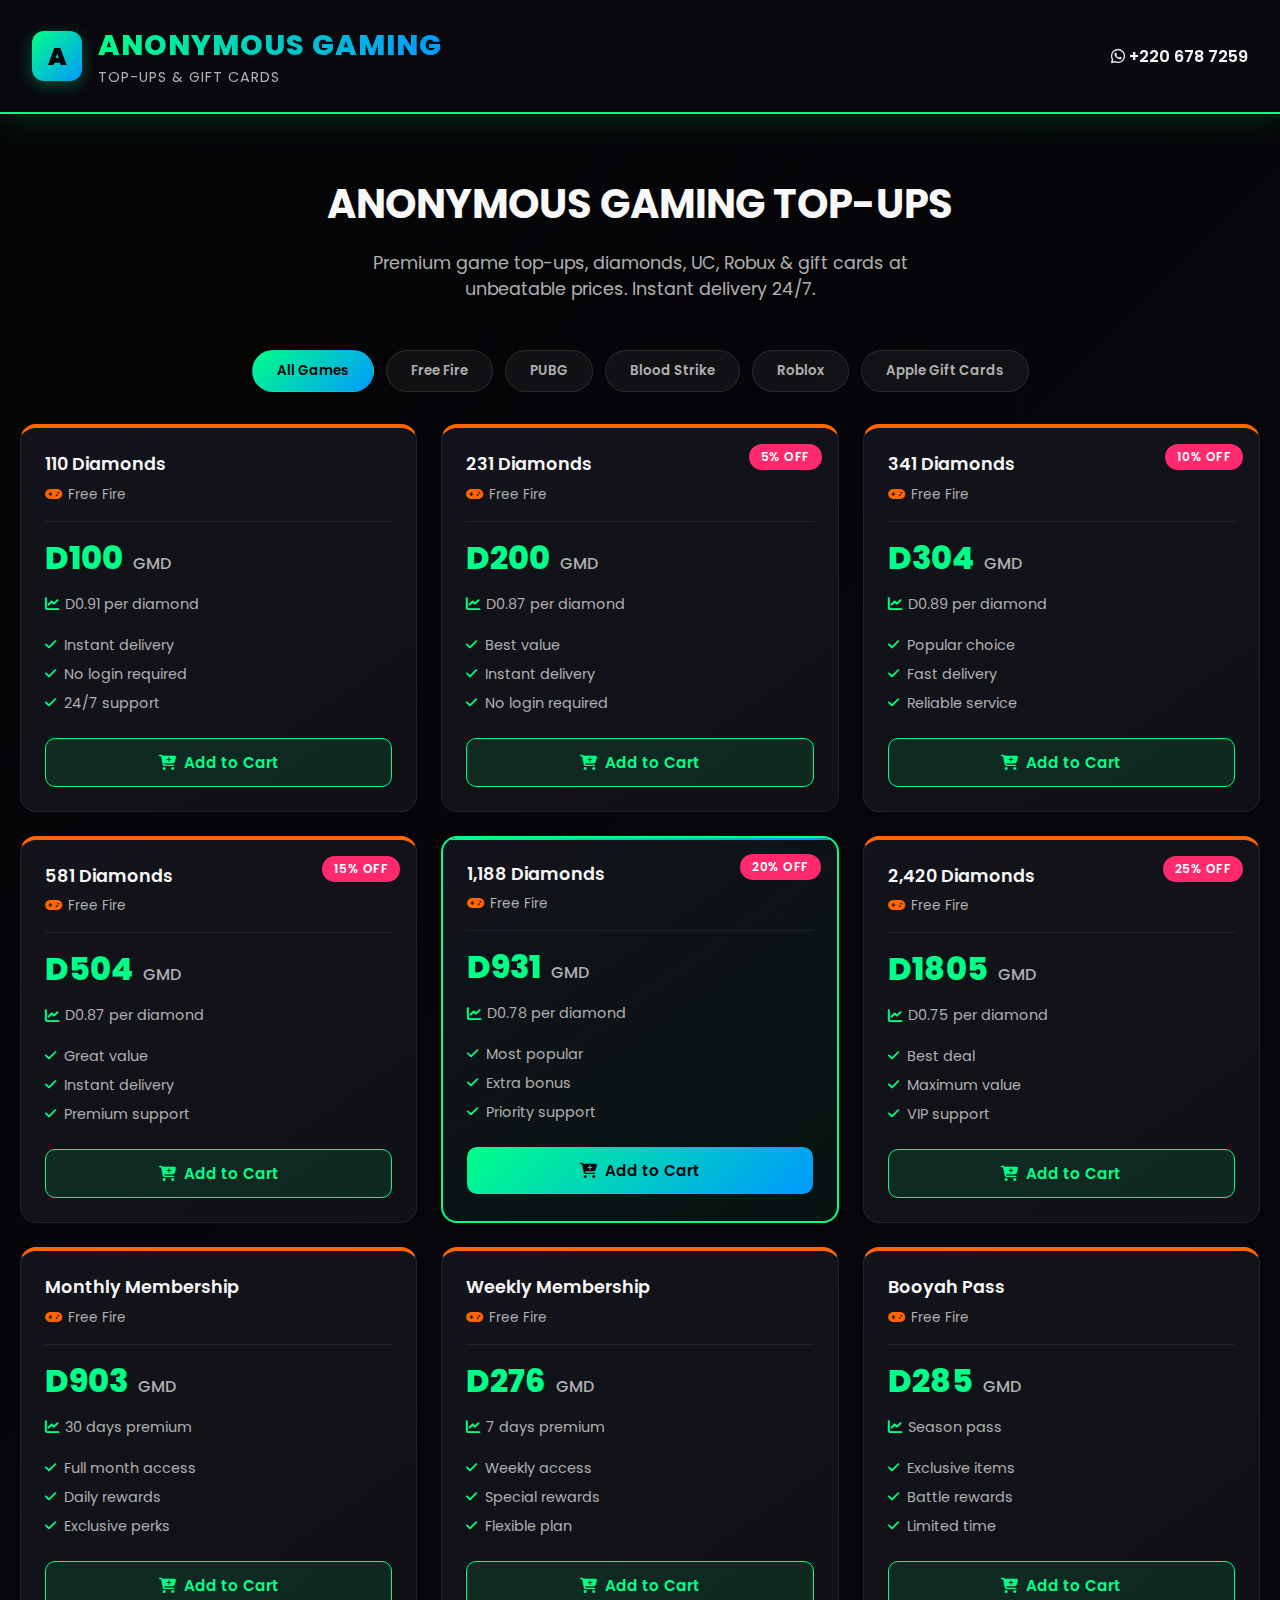
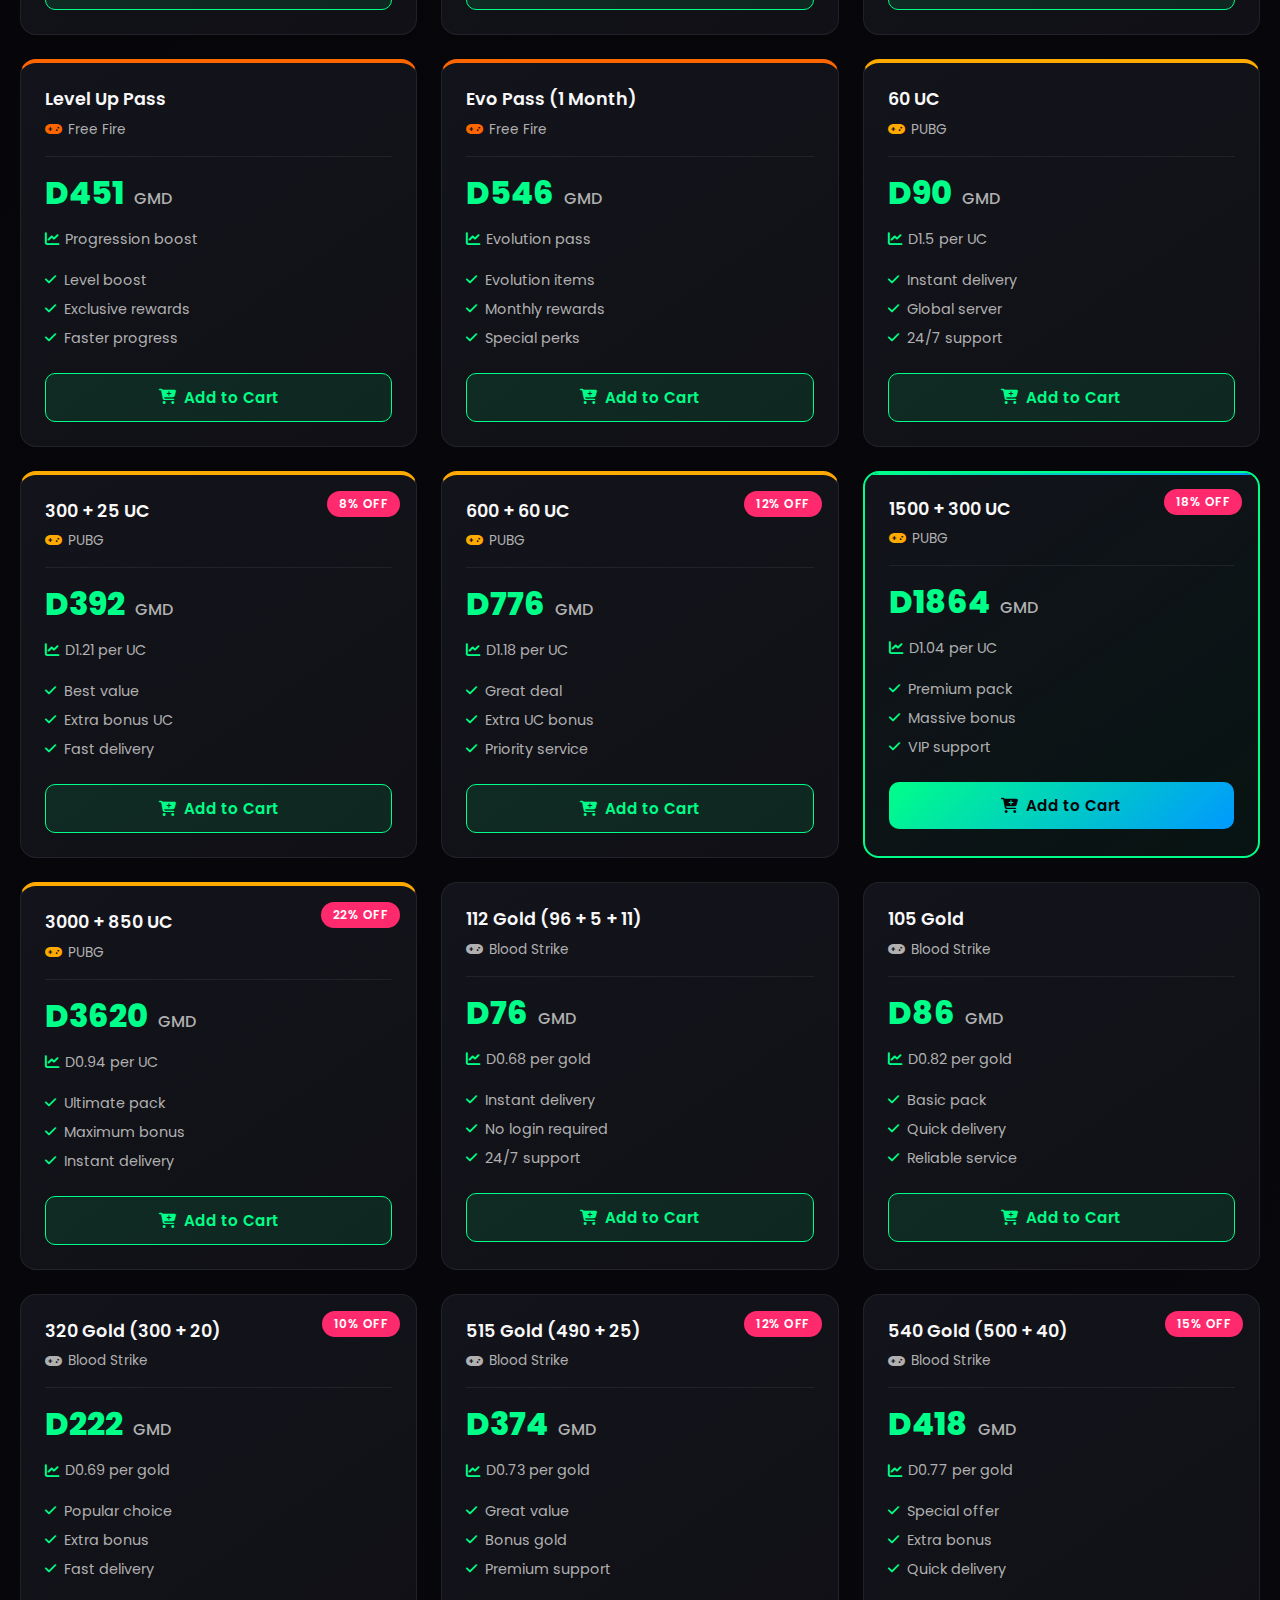
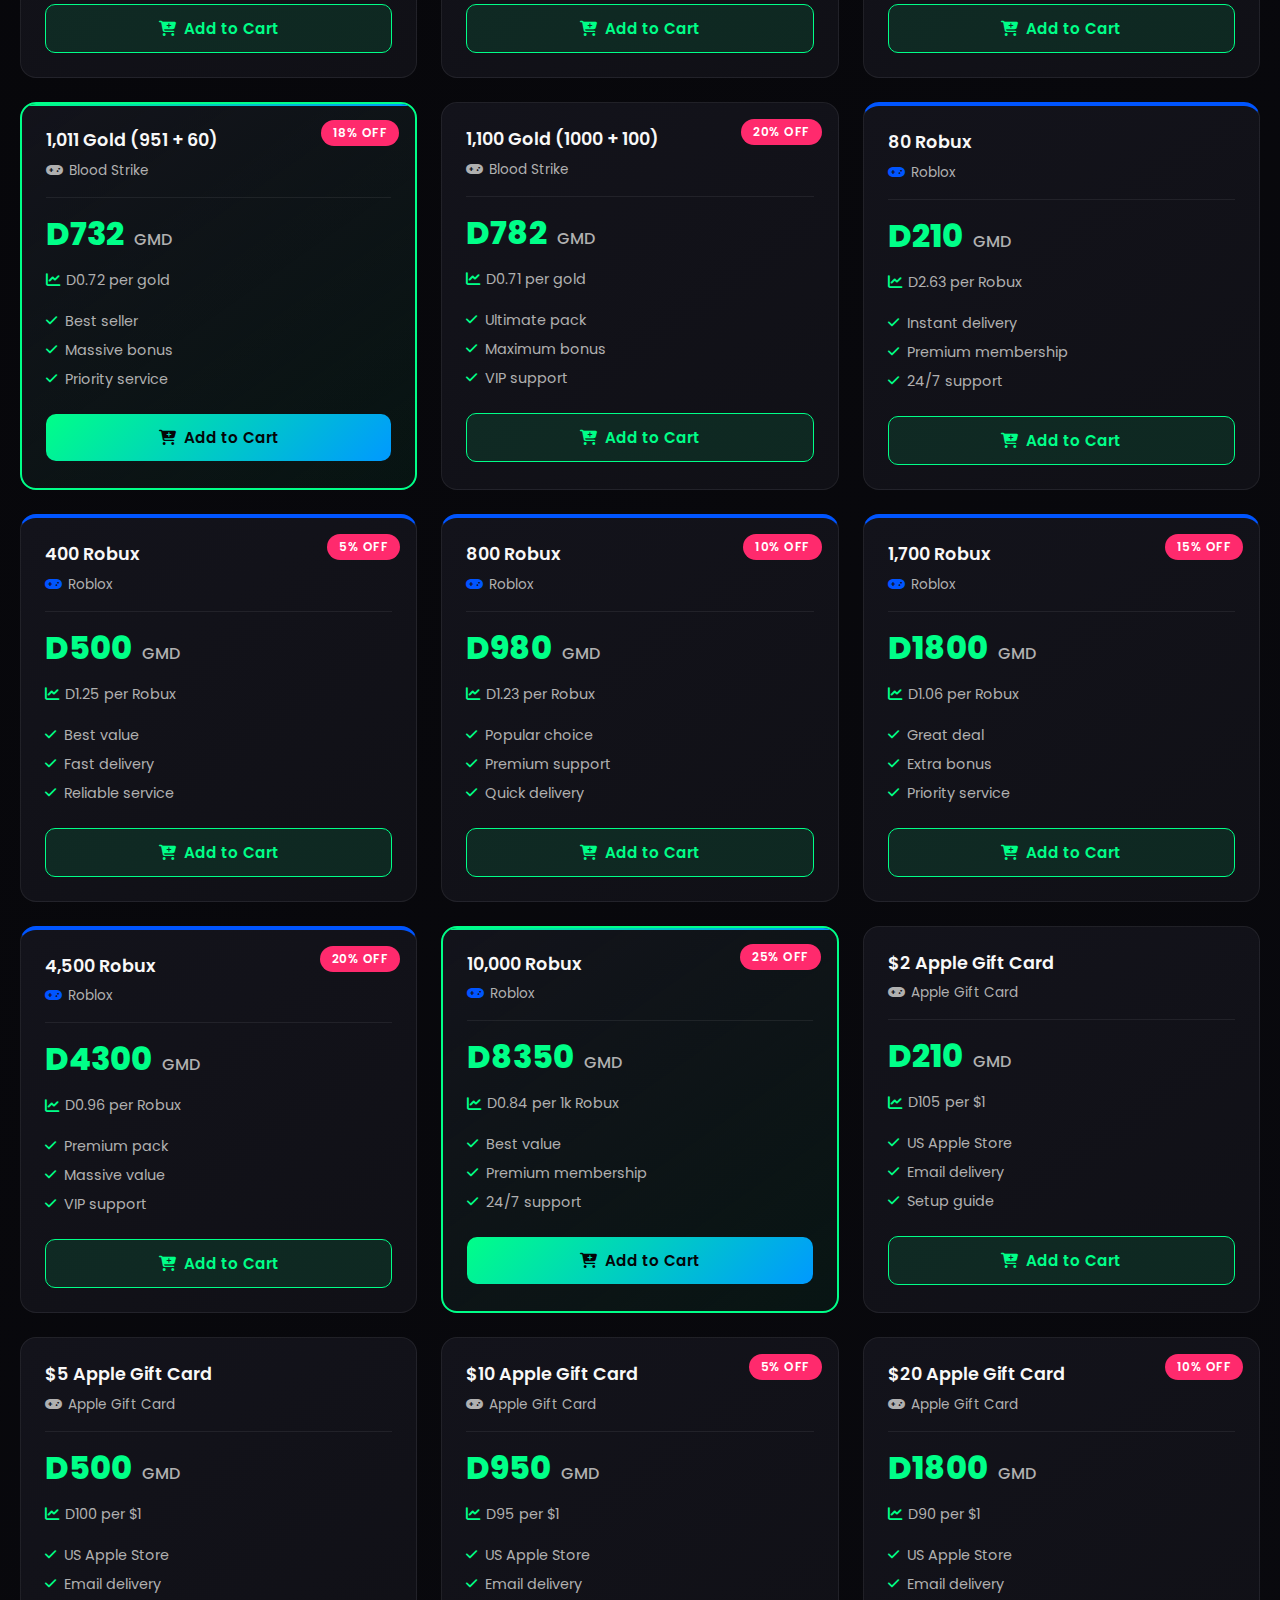
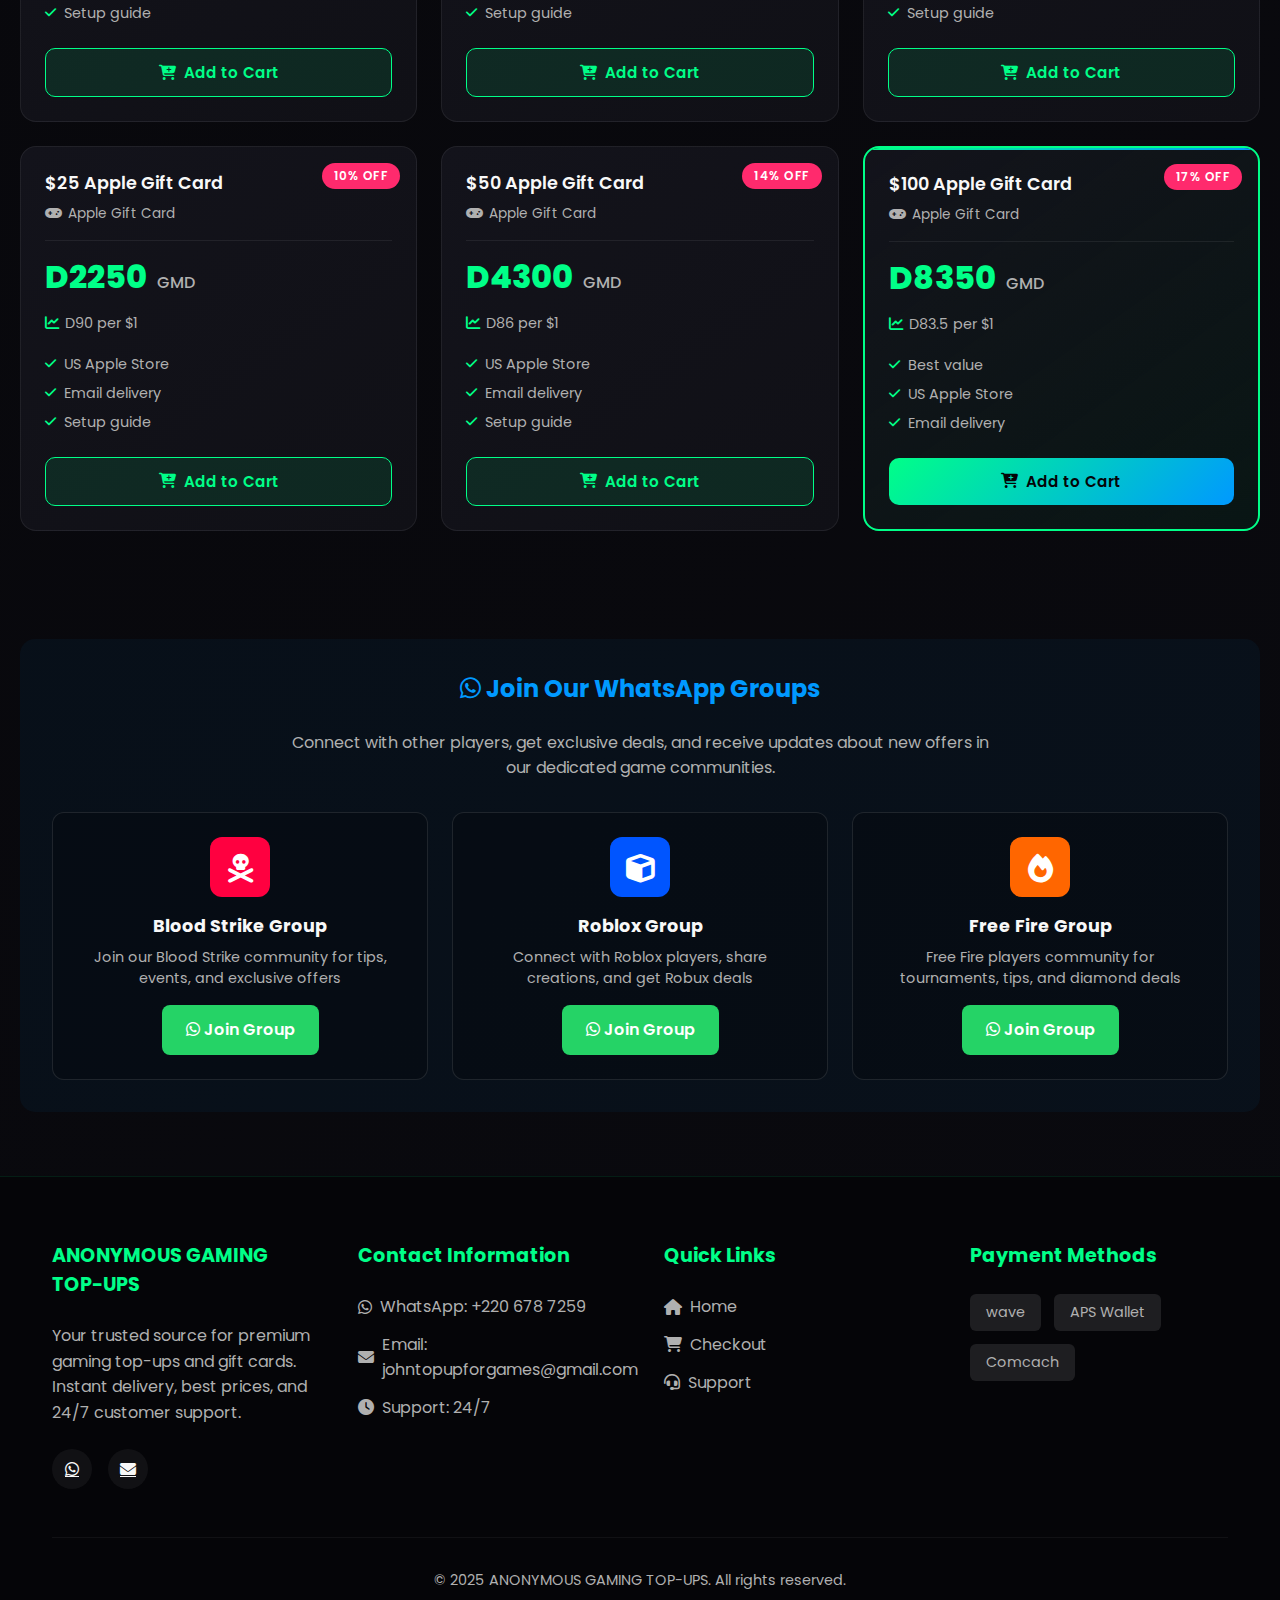
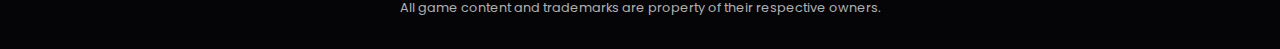
<file: index.html>
<!DOCTYPE html>
<html lang="en">
<head>
    <meta charset="UTF-8">
    <meta name="viewport" content="width=device-width, initial-scale=1.0">
    <title>ANONYMOUS GAMING TOP-UPS | Premium Game Top-Ups & Gift Cards</title>
    <meta name="description" content="ANONYMOUS Gaming Top-Ups - Premium game top-ups, diamonds, UC, Robux & Apple gift cards. Instant delivery 24/7. Best prices for Free Fire, PUBG, Blood Strike, Roblox.">
    <link rel="stylesheet" href="https://cdnjs.cloudflare.com/ajax/libs/font-awesome/6.4.0/css/all.min.css">
    <link href="https://fonts.googleapis.com/css2?family=Poppins:wght@300;400;500;600;700;800&display=swap" rel="stylesheet">
    <style>
        * {
            margin: 0;
            padding: 0;
            box-sizing: border-box;
            font-family: 'Poppins', sans-serif;
        }

        :root {
            --primary: #00ff88;
            --secondary: #0099ff;
            --accent: #ff2a6d;
            --dark: #0a0a0f;
            --darker: #050508;
            --card: #12121a;
            --light: #f8f8f8;
            --gray: #b0b0b0;
            --success: #00ff88;
            --warning: #ffb300;
            --error: #ff2a6d;
        }

        body {
            background: linear-gradient(135deg, var(--darker) 0%, var(--dark) 100%);
            color: var(--light);
            min-height: 100vh;
        }

        .container {
            max-width: 1400px;
            margin: 0 auto;
            padding: 0 20px;
        }

        /* Professional Price Display */
        .price-card {
            background: linear-gradient(145deg, #13131b, #101016);
            border-radius: 16px;
            padding: 24px;
            border: 1px solid rgba(255, 255, 255, 0.07);
            transition: all 0.3s cubic-bezier(0.4, 0, 0.2, 1);
            position: relative;
            overflow: hidden;
            height: 100%;
        }

        .price-card::before {
            content: '';
            position: absolute;
            top: 0;
            left: 0;
            right: 0;
            height: 2px;
            background: linear-gradient(90deg, var(--primary), var(--secondary));
            opacity: 0;
            transition: opacity 0.3s;
        }

        .price-card:hover {
            transform: translateY(-5px);
            border-color: var(--primary);
            box-shadow: 0 20px 40px rgba(0, 255, 136, 0.15);
        }

        .price-card:hover::before {
            opacity: 1;
        }

        .price-card.featured {
            border: 2px solid var(--primary);
            background: linear-gradient(145deg, #13131b, rgba(0, 255, 136, 0.05));
        }

        .price-card.featured::before {
            opacity: 1;
        }

        .price-badge {
            position: absolute;
            top: 16px;
            right: 16px;
            background: var(--accent);
            color: white;
            padding: 4px 12px;
            border-radius: 20px;
            font-size: 0.75rem;
            font-weight: 600;
            letter-spacing: 0.5px;
            text-transform: uppercase;
        }

        .price-header {
            margin-bottom: 20px;
            padding-bottom: 16px;
            border-bottom: 1px solid rgba(255, 255, 255, 0.07);
        }

        .price-name {
            font-size: 1.1rem;
            font-weight: 600;
            color: var(--light);
            margin-bottom: 8px;
            line-height: 1.4;
        }

        .price-game {
            font-size: 0.85rem;
            color: var(--gray);
            display: flex;
            align-items: center;
            gap: 6px;
        }

        .price-value {
            font-size: 2rem;
            font-weight: 800;
            color: var(--primary);
            line-height: 1;
            margin: 20px 0;
        }

        .price-currency {
            font-size: 1rem;
            color: var(--gray);
            font-weight: 500;
            margin-left: 4px;
        }

        .price-per-unit {
            font-size: 0.9rem;
            color: var(--gray);
            margin-bottom: 20px;
            display: flex;
            align-items: center;
            gap: 6px;
        }

        .price-per-unit i {
            color: var(--success);
        }

        .price-features {
            list-style: none;
            margin: 20px 0;
        }

        .price-features li {
            color: var(--gray);
            font-size: 0.9rem;
            margin-bottom: 8px;
            display: flex;
            align-items: center;
            gap: 8px;
        }

        .price-features li i {
            color: var(--primary);
            font-size: 0.8rem;
        }

        .price-action {
            margin-top: 24px;
        }

        .price-btn {
            width: 100%;
            padding: 12px;
            border-radius: 10px;
            border: none;
            font-weight: 600;
            font-size: 0.95rem;
            cursor: pointer;
            transition: all 0.3s;
            display: flex;
            align-items: center;
            justify-content: center;
            gap: 8px;
        }

        .price-btn.primary {
            background: linear-gradient(135deg, var(--primary), var(--secondary));
            color: var(--darker);
        }

        .price-btn.primary:hover {
            transform: translateY(-2px);
            box-shadow: 0 10px 20px rgba(0, 255, 136, 0.3);
        }

        .price-btn.secondary {
            background: rgba(0, 255, 136, 0.1);
            color: var(--primary);
            border: 1px solid var(--primary);
        }

        .price-btn.secondary:hover {
            background: var(--primary);
            color: var(--darker);
        }

        /* Price Grid Layout */
        .price-grid {
            display: grid;
            grid-template-columns: repeat(auto-fill, minmax(300px, 1fr));
            gap: 24px;
            margin-top: 32px;
        }

        @media (max-width: 768px) {
            .price-grid {
                grid-template-columns: 1fr;
            }
        }

        /* Game Category Filters */
        .game-filters {
            display: flex;
            gap: 12px;
            margin-bottom: 32px;
            flex-wrap: wrap;
            justify-content: center;
        }

        .filter-btn {
            padding: 10px 24px;
            background: rgba(255, 255, 255, 0.05);
            border: 1px solid rgba(255, 255, 255, 0.1);
            border-radius: 30px;
            color: var(--gray);
            font-weight: 600;
            cursor: pointer;
            transition: all 0.3s;
        }

        .filter-btn:hover {
            background: rgba(0, 255, 136, 0.1);
            color: var(--primary);
            border-color: var(--primary);
        }

        .filter-btn.active {
            background: linear-gradient(135deg, var(--primary), var(--secondary));
            color: var(--darker);
            border-color: transparent;
        }

        /* Checkout Page Redesign */
        .checkout-container {
            max-width: 1200px;
            margin: 40px auto;
            padding: 0 20px;
        }

        .checkout-grid {
            display: grid;
            grid-template-columns: 1fr 400px;
            gap: 32px;
        }

        @media (max-width: 1024px) {
            .checkout-grid {
                grid-template-columns: 1fr;
            }
        }

        /* Checkout Steps */
        .checkout-steps {
            display: flex;
            justify-content: space-between;
            margin-bottom: 40px;
            position: relative;
        }

        .checkout-steps::before {
            content: '';
            position: absolute;
            top: 20px;
            left: 50px;
            right: 50px;
            height: 2px;
            background: rgba(255, 255, 255, 0.1);
            z-index: 1;
        }

        .step {
            display: flex;
            flex-direction: column;
            align-items: center;
            position: relative;
            z-index: 2;
            flex: 1;
        }

        .step-circle {
            width: 40px;
            height: 40px;
            border-radius: 50%;
            background: rgba(255, 255, 255, 0.1);
            color: var(--gray);
            display: flex;
            align-items: center;
            justify-content: center;
            font-weight: 600;
            margin-bottom: 12px;
            transition: all 0.3s;
        }

        .step.active .step-circle {
            background: linear-gradient(135deg, var(--primary), var(--secondary));
            color: var(--darker);
            box-shadow: 0 0 0 4px rgba(0, 255, 136, 0.2);
        }

        .step-label {
            font-size: 0.9rem;
            color: var(--gray);
            text-align: center;
        }

        .step.active .step-label {
            color: var(--primary);
            font-weight: 600;
        }

        /* Checkout Form */
        .checkout-form-container {
            background: var(--card);
            border-radius: 20px;
            padding: 32px;
            border: 1px solid rgba(255, 255, 255, 0.07);
        }

        .checkout-section {
            margin-bottom: 40px;
        }

        .section-title {
            font-size: 1.3rem;
            color: var(--light);
            margin-bottom: 24px;
            padding-bottom: 16px;
            border-bottom: 1px solid rgba(255, 255, 255, 0.07);
            display: flex;
            align-items: center;
            gap: 12px;
        }

        .section-title i {
            color: var(--primary);
        }

        /* Form Elements */
        .form-group {
            margin-bottom: 20px;
        }

        .form-row {
            display: grid;
            grid-template-columns: 1fr 1fr;
            gap: 16px;
        }

        @media (max-width: 768px) {
            .form-row {
                grid-template-columns: 1fr;
            }
        }

        .form-label {
            display: block;
            color: var(--light);
            font-weight: 500;
            margin-bottom: 8px;
            font-size: 0.95rem;
        }

        .form-label .required {
            color: var(--accent);
            margin-left: 4px;
        }

        .form-input {
            width: 100%;
            padding: 14px 16px;
            background: rgba(0, 0, 0, 0.3);
            border: 1px solid rgba(255, 255, 255, 0.1);
            border-radius: 10px;
            color: var(--light);
            font-size: 1rem;
            transition: all 0.3s;
        }

        .form-input:focus {
            outline: none;
            border-color: var(--primary);
            background: rgba(0, 255, 136, 0.05);
            box-shadow: 0 0 0 3px rgba(0, 255, 136, 0.1);
        }

        .form-input.error {
            border-color: var(--error);
            background: rgba(255, 42, 109, 0.05);
        }

        .form-hint {
            font-size: 0.85rem;
            color: var(--gray);
            margin-top: 6px;
            display: flex;
            align-items: center;
            gap: 6px;
        }

        .form-hint i {
            color: var(--primary);
        }

        /* Payment Methods */
        .payment-methods {
            display: grid;
            grid-template-columns: repeat(auto-fit, minmax(140px, 1fr));
            gap: 12px;
            margin-top: 16px;
        }

        .payment-method {
            background: rgba(0, 0, 0, 0.3);
            border: 2px solid rgba(255, 255, 255, 0.1);
            border-radius: 10px;
            padding: 16px;
            cursor: pointer;
            transition: all 0.3s;
            text-align: center;
        }

        .payment-method:hover {
            border-color: var(--primary);
            background: rgba(0, 255, 136, 0.05);
        }

        .payment-method.selected {
            border-color: var(--primary);
            background: rgba(0, 255, 136, 0.1);
            box-shadow: 0 0 0 2px rgba(0, 255, 136, 0.2);
        }

        .payment-icon {
            font-size: 2rem;
            margin-bottom: 8px;
            color: var(--primary);
        }

        .payment-name {
            font-weight: 600;
            color: var(--light);
            font-size: 0.9rem;
        }

        /* Order Summary */
        .order-summary-container {
            background: var(--card);
            border-radius: 20px;
            padding: 32px;
            border: 1px solid rgba(255, 255, 255, 0.07);
            position: sticky;
            top: 32px;
            height: fit-content;
        }

        .order-items {
            margin: 24px 0;
            max-height: 300px;
            overflow-y: auto;
            padding-right: 8px;
        }

        .order-items::-webkit-scrollbar {
            width: 6px;
        }

        .order-items::-webkit-scrollbar-track {
            background: rgba(255, 255, 255, 0.05);
            border-radius: 3px;
        }

        .order-items::-webkit-scrollbar-thumb {
            background: var(--primary);
            border-radius: 3px;
        }

        .order-item {
            display: flex;
            justify-content: space-between;
            padding: 12px 0;
            border-bottom: 1px solid rgba(255, 255, 255, 0.05);
        }

        .order-item:last-child {
            border-bottom: none;
        }

        .item-name {
            color: var(--light);
            font-weight: 500;
            margin-bottom: 4px;
        }

        .item-game {
            font-size: 0.85rem;
            color: var(--gray);
        }

        .item-price {
            color: var(--primary);
            font-weight: 600;
            text-align: right;
        }

        .item-quantity {
            font-size: 0.85rem;
            color: var(--gray);
        }

        .order-total {
            display: flex;
            justify-content: space-between;
            align-items: center;
            padding: 20px 0;
            border-top: 2px solid rgba(255, 255, 255, 0.1);
            border-bottom: 2px solid rgba(255, 255, 255, 0.1);
            margin: 20px 0;
        }

        .total-label {
            font-size: 1.1rem;
            color: var(--light);
            font-weight: 600;
        }

        .total-amount {
            font-size: 2rem;
            font-weight: 800;
            color: var(--primary);
        }

        /* Action Buttons */
        .action-buttons {
            display: flex;
            gap: 16px;
            margin-top: 32px;
        }

        .action-btn {
            flex: 1;
            padding: 16px;
            border-radius: 10px;
            font-weight: 600;
            font-size: 1rem;
            cursor: pointer;
            transition: all 0.3s;
            display: flex;
            align-items: center;
            justify-content: center;
            gap: 8px;
            border: none;
        }

        .action-btn.primary {
            background: linear-gradient(135deg, var(--primary), var(--secondary));
            color: var(--darker);
        }

        .action-btn.primary:hover {
            transform: translateY(-2px);
            box-shadow: 0 10px 20px rgba(0, 255, 136, 0.3);
        }

        .action-btn.secondary {
            background: transparent;
            color: var(--light);
            border: 1px solid rgba(255, 255, 255, 0.2);
        }

        .action-btn.secondary:hover {
            border-color: var(--primary);
            color: var(--primary);
            background: rgba(0, 255, 136, 0.05);
        }

        /* Confirmation Modal */
        .confirmation-modal {
            position: fixed;
            top: 0;
            left: 0;
            width: 100%;
            height: 100%;
            background: rgba(0, 0, 0, 0.9);
            backdrop-filter: blur(10px);
            display: none;
            align-items: center;
            justify-content: center;
            z-index: 1000;
            padding: 20px;
        }

        .confirmation-modal.active {
            display: flex;
            animation: fadeIn 0.3s ease;
        }

        @keyframes fadeIn {
            from { opacity: 0; }
            to { opacity: 1; }
        }

        .confirmation-card {
            background: var(--card);
            border-radius: 20px;
            padding: 40px;
            max-width: 500px;
            width: 100%;
            border: 1px solid rgba(255, 255, 255, 0.1);
            text-align: center;
            animation: slideUp 0.4s ease;
        }

        @keyframes slideUp {
            from {
                opacity: 0;
                transform: translateY(30px);
            }
            to {
                opacity: 1;
                transform: translateY(0);
            }
        }

        .confirmation-icon {
            width: 80px;
            height: 80px;
            background: linear-gradient(135deg, var(--primary), var(--secondary));
            border-radius: 50%;
            display: flex;
            align-items: center;
            justify-content: center;
            margin: 0 auto 24px;
            font-size: 2rem;
            color: var(--darker);
        }

        .confirmation-title {
            font-size: 1.8rem;
            color: var(--light);
            margin-bottom: 16px;
        }

        .confirmation-message {
            color: var(--gray);
            margin-bottom: 32px;
            line-height: 1.6;
        }

        /* Loader */
        .loader {
            width: 50px;
            height: 50px;
            border: 3px solid rgba(255, 255, 255, 0.1);
            border-top-color: var(--primary);
            border-radius: 50%;
            animation: spin 1s linear infinite;
            margin: 20px auto;
        }

        @keyframes spin {
            to { transform: rotate(360deg); }
        }

        /* Notification */
        .notification {
            position: fixed;
            top: 32px;
            right: 32px;
            padding: 16px 24px;
            background: var(--card);
            border-left: 4px solid var(--primary);
            border-radius: 10px;
            box-shadow: 0 10px 30px rgba(0, 0, 0, 0.3);
            transform: translateX(150%);
            transition: transform 0.4s cubic-bezier(0.68, -0.55, 0.265, 1.55);
            z-index: 1001;
            max-width: 400px;
        }

        .notification.active {
            transform: translateX(0);
        }

        .notification.success { border-color: var(--success); }
        .notification.error { border-color: var(--error); }
        .notification.warning { border-color: var(--warning); }

        /* Responsive Design */
        @media (max-width: 768px) {
            .checkout-form-container,
            .order-summary-container {
                padding: 24px;
            }
            
            .action-buttons {
                flex-direction: column;
            }
            
            .notification {
                top: 16px;
                right: 16px;
                left: 16px;
                max-width: none;
            }
        }

        /* Game Category Styles */
        .free-fire { border-top: 4px solid #ff6600; }
        .pubg { border-top: 4px solid #ffaa00; }
        .bloodstrike { border-top: 4px solid #ff0040; }
        .roblox { border-top: 4px solid #0055ff; }
        .apple { border-top: 4px solid #333333; }

        .free-fire .price-game i { color: #ff6600; }
        .pubg .price-game i { color: #ffaa00; }
        .bloodstrike .price-game i { color: #ff0040; }
        .roblox .price-game i { color: #0055ff; }
        .apple .price-game i { color: #333333; }

        /* Website Header */
        .website-header {
            background: rgba(10, 10, 15, 0.95);
            backdrop-filter: blur(20px);
            padding: 1.5rem 2rem;
            position: sticky;
            top: 0;
            z-index: 1000;
            border-bottom: 2px solid var(--primary);
            box-shadow: 0 5px 30px rgba(0, 255, 136, 0.15);
        }

        .header-container {
            max-width: 1400px;
            margin: 0 auto;
            display: flex;
            justify-content: space-between;
            align-items: center;
        }

        .logo {
            display: flex;
            align-items: center;
            gap: 1rem;
            text-decoration: none;
        }

        .logo-icon {
            width: 50px;
            height: 50px;
            background: linear-gradient(135deg, var(--primary), var(--secondary));
            border-radius: 12px;
            display: flex;
            align-items: center;
            justify-content: center;
            font-size: 1.5rem;
            color: var(--darker);
            font-weight: 900;
            box-shadow: 0 4px 15px rgba(0, 255, 136, 0.3);
        }

        .logo-text {
            display: flex;
            flex-direction: column;
        }

        .logo-text h1 {
            font-size: 1.8rem;
            font-weight: 800;
            background: linear-gradient(90deg, var(--primary), var(--secondary));
            -webkit-background-clip: text;
            background-clip: text;
            color: transparent;
            letter-spacing: 1px;
        }

        .logo-text span {
            font-size: 0.9rem;
            color: var(--gray);
            letter-spacing: 1px;
        }

        /* Footer */
        .footer {
            background: var(--darker);
            padding: 4rem 2rem 2rem;
            margin-top: 4rem;
            border-top: 1px solid rgba(0, 255, 136, 0.1);
        }

        .footer-container {
            max-width: 1400px;
            margin: 0 auto;
            display: grid;
            grid-template-columns: repeat(auto-fit, minmax(250px, 1fr));
            gap: 3rem;
        }

        .footer-section h3 {
            color: var(--primary);
            font-size: 1.2rem;
            margin-bottom: 1.5rem;
            font-weight: 700;
        }

        .footer-links {
            display: flex;
            flex-direction: column;
            gap: 0.8rem;
        }

        .footer-links a {
            color: var(--gray);
            text-decoration: none;
            transition: color 0.3s;
            display: flex;
            align-items: center;
            gap: 0.5rem;
        }

        .footer-links a:hover {
            color: var(--primary);
        }

        .social-icons {
            display: flex;
            gap: 1rem;
            margin-top: 1.5rem;
        }

        .social-icons a {
            width: 40px;
            height: 40px;
            background: rgba(255, 255, 255, 0.05);
            border-radius: 50%;
            display: flex;
            align-items: center;
            justify-content: center;
            color: var(--light);
            transition: all 0.3s;
        }

        .social-icons a:hover {
            background: var(--primary);
            color: var(--darker);
            transform: translateY(-3px);
        }

        .copyright {
            text-align: center;
            margin-top: 3rem;
            padding-top: 2rem;
            border-top: 1px solid rgba(255, 255, 255, 0.05);
            color: var(--gray);
            font-size: 0.9rem;
        }

        /* WhatsApp Groups Section */
        .whatsapp-groups {
            background: rgba(0, 153, 255, 0.05);
            padding: 2rem;
            border-radius: 15px;
            margin: 3rem 0;
        }

        .whatsapp-groups h3 {
            color: var(--secondary);
            font-size: 1.5rem;
            margin-bottom: 1.5rem;
            text-align: center;
        }

        .group-grid {
            display: grid;
            grid-template-columns: repeat(auto-fit, minmax(250px, 1fr));
            gap: 1.5rem;
            margin-top: 2rem;
        }

        .group-card {
            background: rgba(0, 0, 0, 0.2);
            border-radius: 12px;
            padding: 1.5rem;
            text-align: center;
            transition: all 0.3s;
            border: 1px solid rgba(255, 255, 255, 0.1);
        }

        .group-card:hover {
            border-color: var(--secondary);
            transform: translateY(-5px);
            box-shadow: 0 10px 20px rgba(0, 153, 255, 0.1);
        }

        .group-icon {
            width: 60px;
            height: 60px;
            border-radius: 12px;
            display: flex;
            align-items: center;
            justify-content: center;
            margin: 0 auto 1rem;
            font-size: 1.8rem;
            color: white;
        }

        .group-icon.free-fire { background: #ff6600; }
        .group-icon.roblox { background: #0055ff; }
        .group-icon.bloodstrike { background: #ff0040; }

        .group-card h4 {
            color: var(--light);
            margin-bottom: 0.5rem;
            font-size: 1.1rem;
        }

        .group-card p {
            color: var(--gray);
            font-size: 0.9rem;
            margin-bottom: 1rem;
        }

        /* Region Selection Highlight */
        .region-required {
            color: var(--warning) !important;
            font-weight: 600;
        }

        .form-hint.region-hint {
            background: rgba(255, 179, 0, 0.1);
            padding: 0.8rem;
            border-radius: 8px;
            border-left: 3px solid var(--warning);
            margin-top: 1rem;
        }

        .form-hint.region-hint i {
            color: var(--warning);
        }
    </style>
</head>
<body>
    <!-- Website Header -->
    <header class="website-header">
        <div class="header-container">
            <a href="#" class="logo">
                <div class="logo-icon">
                    A
                </div>
                <div class="logo-text">
                    <h1>ANONYMOUS GAMING</h1>
                    <span>TOP-UPS & GIFT CARDS</span>
                </div>
            </a>
            
            <div style="display: flex; gap: 1.5rem; align-items: center;">
                <a href="https://wa.me/2206787259" target="_blank" style="color: var(--light); text-decoration: none; font-weight: 600;">
                    <i class="fab fa-whatsapp"></i> +220 678 7259
                </a>
            </div>
        </div>
    </header>

    <div class="container">
        <!-- Professional Price Display Section -->
        <section style="padding: 60px 0;">
            <div style="text-align: center; margin-bottom: 48px;">
                <h1 style="font-size: 2.5rem; color: var(--light); margin-bottom: 16px;">
                    ANONYMOUS GAMING TOP-UPS
                </h1>
                <p style="color: var(--gray); max-width: 600px; margin: 0 auto; font-size: 1.1rem;">
                    Premium game top-ups, diamonds, UC, Robux & gift cards at unbeatable prices. Instant delivery 24/7.
                </p>
            </div>

            <!-- Game Filters -->
            <div class="game-filters">
                <button class="filter-btn active" data-filter="all">All Games</button>
                <button class="filter-btn" data-filter="Free Fire">Free Fire</button>
                <button class="filter-btn" data-filter="PUBG">PUBG</button>
                <button class="filter-btn" data-filter="Blood Strike">Blood Strike</button>
                <button class="filter-btn" data-filter="Roblox">Roblox</button>
                <button class="filter-btn" data-filter="Apple Gift Card">Apple Gift Cards</button>
            </div>

            <div class="price-grid" id="priceDisplay">
                <!-- Prices will be dynamically loaded here -->
            </div>
        </section>

        <!-- WhatsApp Groups Section -->
        <section class="whatsapp-groups">
            <h3><i class="fab fa-whatsapp"></i> Join Our WhatsApp Groups</h3>
            <p style="color: var(--gray); text-align: center; max-width: 700px; margin: 0 auto;">
                Connect with other players, get exclusive deals, and receive updates about new offers in our dedicated game communities.
            </p>
            
            <div class="group-grid">
                <div class="group-card">
                    <div class="group-icon bloodstrike">
                        <i class="fas fa-skull-crossbones"></i>
                    </div>
                    <h4>Blood Strike Group</h4>
                    <p>Join our Blood Strike community for tips, events, and exclusive offers</p>
                    <a href="https://chat.whatsapp.com/L13nMADXCjh9epO5C32pmA" target="_blank" 
                       style="background: #25D366; color: white; padding: 0.8rem 1.5rem; border-radius: 8px; text-decoration: none; display: inline-block; font-weight: 600;">
                        <i class="fab fa-whatsapp"></i> Join Group
                    </a>
                </div>
                
                <div class="group-card">
                    <div class="group-icon roblox">
                        <i class="fas fa-cube"></i>
                    </div>
                    <h4>Roblox Group</h4>
                    <p>Connect with Roblox players, share creations, and get Robux deals</p>
                    <a href="https://chat.whatsapp.com/JwKjY3DJH0RFWGwKC2Cjte" target="_blank" 
                       style="background: #25D366; color: white; padding: 0.8rem 1.5rem; border-radius: 8px; text-decoration: none; display: inline-block; font-weight: 600;">
                        <i class="fab fa-whatsapp"></i> Join Group
                    </a>
                </div>
                
                <div class="group-card">
                    <div class="group-icon free-fire">
                        <i class="fas fa-fire"></i>
                    </div>
                    <h4>Free Fire Group</h4>
                    <p>Free Fire players community for tournaments, tips, and diamond deals</p>
                    <a href="https://chat.whatsapp.com/DFecMvt2qZwENXvF8MZxM0" target="_blank" 
                       style="background: #25D366; color: white; padding: 0.8rem 1.5rem; border-radius: 8px; text-decoration: none; display: inline-block; font-weight: 600;">
                        <i class="fab fa-whatsapp"></i> Join Group
                    </a>
                </div>
            </div>
        </section>

        <!-- Professional Checkout Section -->
        <section class="checkout-container" id="checkoutSection" style="display: none;">
            <h1 style="font-size: 2.5rem; color: var(--light); margin-bottom: 40px; text-align: center;">
                Complete Your Order
            </h1>

            <!-- Checkout Steps -->
            <div class="checkout-steps">
                <div class="step active" data-step="1">
                    <div class="step-circle">1</div>
                    <div class="step-label">Personal Info</div>
                </div>
                <div class="step" data-step="2">
                    <div class="step-circle">2</div>
                    <div class="step-label">Game Details</div>
                </div>
                <div class="step" data-step="3">
                    <div class="step-circle">3</div>
                    <div class="step-label">Payment</div>
                </div>
                <div class="step" data-step="4">
                    <div class="step-circle">4</div>
                    <div class="step-label">Confirmation</div>
                </div>
            </div>

            <div class="checkout-grid">
                <!-- Left Column: Checkout Form -->
                <div class="checkout-form-container">
                    <!-- Step 1: Personal Information -->
                    <div class="checkout-section active" data-step="1">
                        <h2 class="section-title">
                            <i class="fas fa-user-circle"></i> Personal Information
                        </h2>
                        
                        <div class="form-row">
                            <div class="form-group">
                                <label class="form-label">
                                    First Name <span class="required">*</span>
                                </label>
                                <input type="text" class="form-input" id="firstName" placeholder="Your first name" required>
                                <div class="form-hint">
                                    <i class="fas fa-info-circle"></i> Your legal first name
                                </div>
                            </div>
                            
                            <div class="form-group">
                                <label class="form-label">
                                    Last Name <span class="required">*</span>
                                </label>
                                <input type="text" class="form-input" id="lastName" placeholder="Your last name" required>
                                <div class="form-hint">
                                    <i class="fas fa-info-circle"></i> Your legal last name
                                </div>
                            </div>
                        </div>
                        
                        <div class="form-group">
                            <label class="form-label">
                                Email Address
                            </label>
                            <input type="email" class="form-input" id="email" placeholder="your.email@example.com (optional)">
                            <div class="form-hint">
                                <i class="fas fa-info-circle"></i> Optional - for receipts and Apple Gift Card delivery
                            </div>
                        </div>
                        
                        <div class="form-group">
                            <label class="form-label">
                                WhatsApp Number <span class="required">*</span>
                            </label>
                            <input type="tel" class="form-input" id="phone" placeholder="+220 678 7259" required>
                            <div class="form-hint">
                                <i class="fab fa-whatsapp"></i> Include country code for WhatsApp confirmation
                            </div>
                        </div>
                    </div>

                    <!-- Step 2: Game Details -->
                    <div class="checkout-section" data-step="2">
                        <h2 class="section-title">
                            <i class="fas fa-gamepad"></i> Game Details
                        </h2>
                        
                        <div class="form-hint region-hint" id="regionHint" style="display: none;">
                            <i class="fas fa-exclamation-triangle"></i> 
                            <strong>Region Selection Required:</strong> Please select your game server region. This is required for all non-Apple items.
                        </div>
                        
                        <div id="gameDetailsSection">
                            <div class="form-group">
                                <label class="form-label">
                                    Game UID/ID <span class="required" id="uidRequired">*</span>
                                </label>
                                <input type="text" class="form-input" id="gameUID" placeholder="Enter your game ID (numbers only)">
                                <div class="form-hint">
                                    <i class="fas fa-key"></i> Your unique game identifier
                                </div>
                            </div>
                            
                            <div class="form-group">
                                <label class="form-label">
                                    Server Region <span class="required region-required" id="regionRequired">*</span>
                                </label>
                                <select class="form-input" id="gameRegion">
                                    <option value="">SELECT YOUR REGION (Required for non-Apple items)</option>
                                    <option value="MENA">MENA (Middle East & North Africa)</option>
                                    <option value="EU">EU (Europe)</option>
                                    <option value="NA">NA (North America)</option>
                                    <option value="AS">AS (Asia)</option>
                                    <option value="AF">AF (Africa)</option>
                                </select>
                                <div class="form-hint">
                                    <i class="fas fa-globe"></i> Choose the server where you play your games
                                </div>
                            </div>
                        </div>
                        
                        <div id="appleInstructions" style="display: none; background: rgba(255,179,0,0.05); border-left: 3px solid var(--warning); padding: 16px; border-radius: 8px; margin-top: 20px;">
                            <h3 style="color: var(--warning); margin-bottom: 12px; font-size: 1rem;">
                                <i class="fas fa-exclamation-circle"></i> Apple Gift Card Instructions
                            </h3>
                            <p style="color: var(--gray); font-size: 0.9rem; line-height: 1.5;">
                                Apple Gift Cards require a US Apple ID. We'll send detailed setup instructions to your email after purchase. No game UID needed for gift cards.
                            </p>
                        </div>
                    </div>

                    <!-- Step 3: Payment Method -->
                    <div class="checkout-section" data-step="3">
                        <h2 class="section-title">
                            <i class="fas fa-credit-card"></i> Payment Method
                        </h2>
                        
                        <div class="form-group">
                            <label class="form-label">
                                Select Payment Method <span class="required">*</span>
                            </label>
                            <div class="payment-methods">
                                <div class="payment-method" data-method="wave">
                                    <div class="payment-icon">
                                        <i class="fas fa-wave-square"></i>
                                    </div>
                                    <div class="payment-name">wave</div>
                                </div>
                                <div class="payment-method" data-method="aps">
                                    <div class="payment-icon">
                                        <i class="fas fa-wallet"></i>
                                    </div>
                                    <div class="payment-name">APS Wallet</div>
                                </div>
                                <div class="payment-method" data-method="comcach">
                                    <div class="payment-icon">
                                        <i class="fas fa-mobile-alt"></i>
                                    </div>
                                    <div class="payment-name">Comcach</div>
                                </div>
                            </div>
                            <input type="hidden" id="paymentMethod" required>
                        </div>
                        
                        <div class="form-group">
                            <label class="form-label">Additional Notes (Optional)</label>
                            <textarea class="form-input" id="orderNotes" rows="3" placeholder="Any special instructions or requests for your order..."></textarea>
                            <div class="form-hint">
                                <i class="fas fa-sticky-note"></i> Delivery time preferences or other requests
                            </div>
                        </div>
                    </div>

                    <!-- Step 4: Confirmation -->
                    <div class="checkout-section" data-step="4">
                        <h2 class="section-title">
                            <i class="fas fa-check-circle"></i> Order Confirmation
                        </h2>
                        
                        <div style="text-align: center; padding: 40px 20px;">
                            <div style="width: 80px; height: 80px; background: linear-gradient(135deg, var(--primary), var(--secondary)); border-radius: 50%; display: flex; align-items: center; justify-content: center; margin: 0 auto 24px; font-size: 2rem; color: var(--darker);">
                                <i class="fas fa-check"></i>
                            </div>
                            <h3 style="color: var(--light); margin-bottom: 16px; font-size: 1.5rem;">
                                Ready to Complete Your Order!
                            </h3>
                            <p style="color: var(--gray); margin-bottom: 32px;">
                                Review your order details on the right. Once confirmed, you'll receive payment instructions via WhatsApp.
                            </p>
                            <div style="background: rgba(0, 255, 136, 0.05); padding: 16px; border-radius: 10px; border: 1px solid rgba(0, 255, 136, 0.2);">
                                <p style="color: var(--primary); font-weight: 600; margin-bottom: 8px;">
                                    <i class="fas fa-shield-alt"></i> 100% Secure Transaction
                                </p>
                                <p style="color: var(--gray); font-size: 0.9rem;">
                                    Your payment information is protected and will never be stored on our servers.
                                </p>
                            </div>
                        </div>
                    </div>

                    <!-- Navigation Buttons -->
                    <div class="action-buttons">
                        <button class="action-btn secondary" id="prevBtn" style="display: none;">
                            <i class="fas fa-arrow-left"></i> Previous
                        </button>
                        <button class="action-btn primary" id="nextBtn">
                            Continue <i class="fas fa-arrow-right"></i>
                        </button>
                    </div>
                </div>

                <!-- Right Column: Order Summary -->
                <div class="order-summary-container">
                    <h2 style="color: var(--light); font-size: 1.5rem; margin-bottom: 24px;">
                        <i class="fas fa-shopping-cart"></i> Order Summary
                    </h2>
                    
                    <div class="order-items" id="orderItems">
                        <!-- Order items will be dynamically added here -->
                        <p style="color: var(--gray); text-align: center; padding: 20px;">
                            No items in cart
                        </p>
                    </div>
                    
                    <div class="order-total">
                        <div class="total-label">Total Amount</div>
                        <div class="total-amount" id="orderTotal">D0</div>
                    </div>
                    
                    <div style="background: rgba(0, 255, 136, 0.05); padding: 16px; border-radius: 10px; margin: 20px 0;">
                        <p style="color: var(--primary); font-weight: 600; margin-bottom: 8px;">
                            <i class="fas fa-bolt"></i> Instant Delivery
                        </p>
                        <p style="color: var(--gray); font-size: 0.9rem;">
                            Most top-ups are delivered within 5-15 minutes after payment confirmation.
                        </p>
                    </div>
                    
                    <div style="background: rgba(0, 153, 255, 0.05); padding: 16px; border-radius: 10px;">
                        <p style="color: var(--secondary); font-weight: 600; margin-bottom: 8px;">
                            <i class="fas fa-headset"></i> 24/7 Support
                        </p>
                        <p style="color: var(--gray); font-size: 0.9rem;">
                            Need help? WhatsApp us anytime at <strong>+220 678 7259</strong>
                        </p>
                    </div>
                </div>
            </div>
        </section>
    </div>

    <!-- Footer -->
    <footer class="footer">
        <div class="container">
            <div class="footer-container">
                <div class="footer-section">
                    <h3>ANONYMOUS GAMING TOP-UPS</h3>
                    <p style="color: var(--gray); margin-bottom: 1.5rem; line-height: 1.6;">
                        Your trusted source for premium gaming top-ups and gift cards. 
                        Instant delivery, best prices, and 24/7 customer support.
                    </p>
                    <div class="social-icons">
                        <a href="https://wa.me/2206787259" target="_blank" title="WhatsApp">
                            <i class="fab fa-whatsapp"></i>
                        </a>
                        <a href="mailto:johntopupforgames@gmail.com" title="Email">
                            <i class="fas fa-envelope"></i>
                        </a>
                    </div>
                </div>
                
                <div class="footer-section">
                    <h3>Contact Information</h3>
                    <div class="footer-links">
                        <a href="https://wa.me/2206787259" target="_blank">
                            <i class="fab fa-whatsapp"></i> WhatsApp: +220 678 7259
                        </a>
                        <a href="mailto:johntopupforgames@gmail.com">
                            <i class="fas fa-envelope"></i> Email: johntopupforgames@gmail.com
                        </a>
                        <a href="#">
                            <i class="fas fa-clock"></i> Support: 24/7
                        </a>
                    </div>
                </div>
                
                <div class="footer-section">
                    <h3>Quick Links</h3>
                    <div class="footer-links">
                        <a href="#">
                            <i class="fas fa-home"></i> Home
                        </a>
                        <a href="#" onclick="startCheckout()">
                            <i class="fas fa-shopping-cart"></i> Checkout
                        </a>
                        <a href="https://wa.me/2206787259" target="_blank">
                            <i class="fas fa-headset"></i> Support
                        </a>
                    </div>
                </div>
                
                <div class="footer-section">
                    <h3>Payment Methods</h3>
                    <div style="display: flex; gap: 0.8rem; flex-wrap: wrap; margin-top: 0.5rem;">
                        <span style="background: rgba(255,255,255,0.1); padding: 0.5rem 1rem; border-radius: 6px; color: var(--gray); font-size: 0.9rem;">
                            wave
                        </span>
                        <span style="background: rgba(255,255,255,0.1); padding: 0.5rem 1rem; border-radius: 6px; color: var(--gray); font-size: 0.9rem;">
                            APS Wallet
                        </span>
                        <span style="background: rgba(255,255,255,0.1); padding: 0.5rem 1rem; border-radius: 6px; color: var(--gray); font-size: 0.9rem;">
                            Comcach
                        </span>
                    </div>
                </div>
            </div>
            
            <div class="copyright">
                <p>&copy; 2025 ANONYMOUS GAMING TOP-UPS. All rights reserved.</p>
                <p style="margin-top: 0.5rem; font-size: 0.8rem;">All game content and trademarks are property of their respective owners.</p>
            </div>
        </div>
    </footer>

    <!-- Confirmation Modal -->
    <div class="confirmation-modal" id="confirmationModal">
        <div class="confirmation-card">
            <div class="confirmation-icon">
                <i class="fas fa-check"></i>
            </div>
            <h2 class="confirmation-title">Payment Instructions</h2>
            <p class="confirmation-message" id="paymentInstructions">
                Please send your payment to complete the order. You'll be redirected to WhatsApp with your order details.
            </p>
            
            <div style="background: rgba(0, 0, 0, 0.3); padding: 20px; border-radius: 10px; margin: 24px 0;">
                <p style="color: var(--light); margin-bottom: 12px; font-weight: 600;">
                    <i class="fas fa-qrcode"></i> Payment Details
                </p>
                <div style="display: flex; justify-content: space-between; align-items: center; margin-bottom: 8px;">
                    <span style="color: var(--gray);">Amount:</span>
                    <span style="color: var(--primary); font-weight: 600;" id="paymentAmount">D0</span>
                </div>
                <div style="display: flex; justify-content: space-between; align-items: center; margin-bottom: 8px;">
                    <span style="color: var(--gray);">Method:</span>
                    <span style="color: var(--light); font-weight: 600;" id="paymentMethodDisplay">—</span>
                </div>
                <div style="margin-top: 16px; padding-top: 16px; border-top: 1px solid rgba(255, 255, 255, 0.1);">
                    <span style="color: var(--gray); font-size: 0.9rem;">Send payment to:</span>
                    <p style="color: var(--light); font-weight: 600; font-size: 1.1rem; margin-top: 4px;">
                        <i class="fab fa-whatsapp"></i> +220 678 7259
                    </p>
                </div>
            </div>
            
            <div class="action-buttons">
                <button class="action-btn secondary" id="cancelPayment">
                    <i class="fas fa-times"></i> Cancel
                </button>
                <button class="action-btn primary" id="confirmPayment">
                    <i class="fab fa-whatsapp"></i> I've Paid - Continue
                </button>
            </div>
        </div>
    </div>

    <!-- Notification -->
    <div class="notification" id="notification">
        <div id="notificationMessage">Notification message</div>
    </div>

    <!-- Floating Cart Button -->
    <div id="floatingCart" style="position: fixed; bottom: 32px; right: 32px; z-index: 100;">
        <button style="background: linear-gradient(135deg, var(--primary), var(--secondary)); color: var(--darker); padding: 16px 32px; border-radius: 50px; border: none; font-weight: 700; font-size: 1.1rem; cursor: pointer; box-shadow: 0 10px 30px rgba(0,255,136,0.3); display: flex; align-items: center; gap: 12px;" onclick="startCheckout()">
            <i class="fas fa-shopping-cart"></i>
            <span>Checkout</span>
            <span style="background: var(--darker); color: var(--primary); padding: 4px 12px; border-radius: 20px; font-size: 0.9rem;" id="cartCount">0</span>
        </button>
    </div>

    <script>
        // Complete Price Data with ALL prices from your original code
        const priceData = [
            // Free Fire Prices
            {
                id: 1,
                game: "Free Fire",
                item: "110 Diamonds",
                price: 100,
                featured: false,
                discount: null,
                perUnit: "D0.91 per diamond",
                features: ["Instant delivery", "No login required", "24/7 support"],
                category: "Free Fire"
            },
            {
                id: 2,
                game: "Free Fire",
                item: "231 Diamonds",
                price: 200,
                featured: false,
                discount: "5% OFF",
                perUnit: "D0.87 per diamond",
                features: ["Best value", "Instant delivery", "No login required"],
                category: "Free Fire"
            },
            {
                id: 3,
                game: "Free Fire",
                item: "341 Diamonds",
                price: 304,
                featured: false,
                discount: "10% OFF",
                perUnit: "D0.89 per diamond",
                features: ["Popular choice", "Fast delivery", "Reliable service"],
                category: "Free Fire"
            },
            {
                id: 4,
                game: "Free Fire",
                item: "581 Diamonds",
                price: 504,
                featured: false,
                discount: "15% OFF",
                perUnit: "D0.87 per diamond",
                features: ["Great value", "Instant delivery", "Premium support"],
                category: "Free Fire"
            },
            {
                id: 5,
                game: "Free Fire",
                item: "1,188 Diamonds",
                price: 931,
                featured: true,
                discount: "20% OFF",
                perUnit: "D0.78 per diamond",
                features: ["Most popular", "Extra bonus", "Priority support"],
                category: "Free Fire"
            },
            {
                id: 6,
                game: "Free Fire",
                item: "2,420 Diamonds",
                price: 1805,
                featured: false,
                discount: "25% OFF",
                perUnit: "D0.75 per diamond",
                features: ["Best deal", "Maximum value", "VIP support"],
                category: "Free Fire"
            },
            {
                id: 7,
                game: "Free Fire",
                item: "Monthly Membership",
                price: 903,
                featured: false,
                discount: null,
                perUnit: "30 days premium",
                features: ["Full month access", "Daily rewards", "Exclusive perks"],
                category: "Free Fire"
            },
            {
                id: 8,
                game: "Free Fire",
                item: "Weekly Membership",
                price: 276,
                featured: false,
                discount: null,
                perUnit: "7 days premium",
                features: ["Weekly access", "Special rewards", "Flexible plan"],
                category: "Free Fire"
            },
            {
                id: 9,
                game: "Free Fire",
                item: "Booyah Pass",
                price: 285,
                featured: false,
                discount: null,
                perUnit: "Season pass",
                features: ["Exclusive items", "Battle rewards", "Limited time"],
                category: "Free Fire"
            },
            {
                id: 10,
                game: "Free Fire",
                item: "Level Up Pass",
                price: 451,
                featured: false,
                discount: null,
                perUnit: "Progression boost",
                features: ["Level boost", "Exclusive rewards", "Faster progress"],
                category: "Free Fire"
            },
            {
                id: 11,
                game: "Free Fire",
                item: "Evo Pass (1 Month)",
                price: 546,
                featured: false,
                discount: null,
                perUnit: "Evolution pass",
                features: ["Evolution items", "Monthly rewards", "Special perks"],
                category: "Free Fire"
            },

            // PUBG Prices
            {
                id: 12,
                game: "PUBG",
                item: "60 UC",
                price: 90,
                featured: false,
                discount: null,
                perUnit: "D1.5 per UC",
                features: ["Instant delivery", "Global server", "24/7 support"],
                category: "PUBG"
            },
            {
                id: 13,
                game: "PUBG",
                item: "300 + 25 UC",
                price: 392,
                featured: false,
                discount: "8% OFF",
                perUnit: "D1.21 per UC",
                features: ["Best value", "Extra bonus UC", "Fast delivery"],
                category: "PUBG"
            },
            {
                id: 14,
                game: "PUBG",
                item: "600 + 60 UC",
                price: 776,
                featured: false,
                discount: "12% OFF",
                perUnit: "D1.18 per UC",
                features: ["Great deal", "Extra UC bonus", "Priority service"],
                category: "PUBG"
            },
            {
                id: 15,
                game: "PUBG",
                item: "1500 + 300 UC",
                price: 1864,
                featured: true,
                discount: "18% OFF",
                perUnit: "D1.04 per UC",
                features: ["Premium pack", "Massive bonus", "VIP support"],
                category: "PUBG"
            },
            {
                id: 16,
                game: "PUBG",
                item: "3000 + 850 UC",
                price: 3620,
                featured: false,
                discount: "22% OFF",
                perUnit: "D0.94 per UC",
                features: ["Ultimate pack", "Maximum bonus", "Instant delivery"],
                category: "PUBG"
            },

            // Blood Strike Prices
            {
                id: 17,
                game: "Blood Strike",
                item: "112 Gold (96 + 5 + 11)",
                price: 76,
                featured: false,
                discount: null,
                perUnit: "D0.68 per gold",
                features: ["Instant delivery", "No login required", "24/7 support"],
                category: "Blood Strike"
            },
            {
                id: 18,
                game: "Blood Strike",
                item: "105 Gold",
                price: 86,
                featured: false,
                discount: null,
                perUnit: "D0.82 per gold",
                features: ["Basic pack", "Quick delivery", "Reliable service"],
                category: "Blood Strike"
            },
            {
                id: 19,
                game: "Blood Strike",
                item: "320 Gold (300 + 20)",
                price: 222,
                featured: false,
                discount: "10% OFF",
                perUnit: "D0.69 per gold",
                features: ["Popular choice", "Extra bonus", "Fast delivery"],
                category: "Blood Strike"
            },
            {
                id: 20,
                game: "Blood Strike",
                item: "515 Gold (490 + 25)",
                price: 374,
                featured: false,
                discount: "12% OFF",
                perUnit: "D0.73 per gold",
                features: ["Great value", "Bonus gold", "Premium support"],
                category: "Blood Strike"
            },
            {
                id: 21,
                game: "Blood Strike",
                item: "540 Gold (500 + 40)",
                price: 418,
                featured: false,
                discount: "15% OFF",
                perUnit: "D0.77 per gold",
                features: ["Special offer", "Extra bonus", "Quick delivery"],
                category: "Blood Strike"
            },
            {
                id: 22,
                game: "Blood Strike",
                item: "1,011 Gold (951 + 60)",
                price: 732,
                featured: true,
                discount: "18% OFF",
                perUnit: "D0.72 per gold",
                features: ["Best seller", "Massive bonus", "Priority service"],
                category: "Blood Strike"
            },
            {
                id: 23,
                game: "Blood Strike",
                item: "1,100 Gold (1000 + 100)",
                price: 782,
                featured: false,
                discount: "20% OFF",
                perUnit: "D0.71 per gold",
                features: ["Ultimate pack", "Maximum bonus", "VIP support"],
                category: "Blood Strike"
            },

            // Roblox Prices
            {
                id: 24,
                game: "Roblox",
                item: "80 Robux",
                price: 210,
                featured: false,
                discount: null,
                perUnit: "D2.63 per Robux",
                features: ["Instant delivery", "Premium membership", "24/7 support"],
                category: "Roblox"
            },
            {
                id: 25,
                game: "Roblox",
                item: "400 Robux",
                price: 500,
                featured: false,
                discount: "5% OFF",
                perUnit: "D1.25 per Robux",
                features: ["Best value", "Fast delivery", "Reliable service"],
                category: "Roblox"
            },
            {
                id: 26,
                game: "Roblox",
                item: "800 Robux",
                price: 980,
                featured: false,
                discount: "10% OFF",
                perUnit: "D1.23 per Robux",
                features: ["Popular choice", "Premium support", "Quick delivery"],
                category: "Roblox"
            },
            {
                id: 27,
                game: "Roblox",
                item: "1,700 Robux",
                price: 1800,
                featured: false,
                discount: "15% OFF",
                perUnit: "D1.06 per Robux",
                features: ["Great deal", "Extra bonus", "Priority service"],
                category: "Roblox"
            },
            {
                id: 28,
                game: "Roblox",
                item: "4,500 Robux",
                price: 4300,
                featured: false,
                discount: "20% OFF",
                perUnit: "D0.96 per Robux",
                features: ["Premium pack", "Massive value", "VIP support"],
                category: "Roblox"
            },
            {
                id: 29,
                game: "Roblox",
                item: "10,000 Robux",
                price: 8350,
                featured: true,
                discount: "25% OFF",
                perUnit: "D0.84 per 1k Robux",
                features: ["Best value", "Premium membership", "24/7 support"],
                category: "Roblox"
            },

            // Apple Gift Card Prices
            {
                id: 30,
                game: "Apple Gift Card",
                item: "$2 Apple Gift Card",
                price: 210,
                featured: false,
                discount: null,
                perUnit: "D105 per $1",
                features: ["US Apple Store", "Email delivery", "Setup guide"],
                category: "Apple Gift Card"
            },
            {
                id: 31,
                game: "Apple Gift Card",
                item: "$5 Apple Gift Card",
                price: 500,
                featured: false,
                discount: null,
                perUnit: "D100 per $1",
                features: ["US Apple Store", "Email delivery", "Setup guide"],
                category: "Apple Gift Card"
            },
            {
                id: 32,
                game: "Apple Gift Card",
                item: "$10 Apple Gift Card",
                price: 950,
                featured: false,
                discount: "5% OFF",
                perUnit: "D95 per $1",
                features: ["US Apple Store", "Email delivery", "Setup guide"],
                category: "Apple Gift Card"
            },
            {
                id: 33,
                game: "Apple Gift Card",
                item: "$20 Apple Gift Card",
                price: 1800,
                featured: false,
                discount: "10% OFF",
                perUnit: "D90 per $1",
                features: ["US Apple Store", "Email delivery", "Setup guide"],
                category: "Apple Gift Card"
            },
            {
                id: 34,
                game: "Apple Gift Card",
                item: "$25 Apple Gift Card",
                price: 2250,
                featured: false,
                discount: "10% OFF",
                perUnit: "D90 per $1",
                features: ["US Apple Store", "Email delivery", "Setup guide"],
                category: "Apple Gift Card"
            },
            {
                id: 35,
                game: "Apple Gift Card",
                item: "$50 Apple Gift Card",
                price: 4300,
                featured: false,
                discount: "14% OFF",
                perUnit: "D86 per $1",
                features: ["US Apple Store", "Email delivery", "Setup guide"],
                category: "Apple Gift Card"
            },
            {
                id: 36,
                game: "Apple Gift Card",
                item: "$100 Apple Gift Card",
                price: 8350,
                featured: true,
                discount: "17% OFF",
                perUnit: "D83.5 per $1",
                features: ["Best value", "US Apple Store", "Email delivery"],
                category: "Apple Gift Card"
            }
        ];

        // Shopping Cart
        let cart = JSON.parse(localStorage.getItem('anonymousCart')) || [];
        let currentStep = 1;
        let currentFilter = 'all';

        // Initialize the page
        document.addEventListener('DOMContentLoaded', () => {
            renderPriceCards();
            updateOrderSummary();
            setupEventListeners();
            setupFilterButtons();
        });

        // Setup filter buttons
        function setupFilterButtons() {
            document.querySelectorAll('.filter-btn').forEach(btn => {
                btn.addEventListener('click', () => {
                    // Update active button
                    document.querySelectorAll('.filter-btn').forEach(b => b.classList.remove('active'));
                    btn.classList.add('active');
                    
                    // Filter items
                    currentFilter = btn.dataset.filter;
                    renderPriceCards();
                });
            });
        }

        // Render professional price cards with filtering
        function renderPriceCards() {
            const container = document.getElementById('priceDisplay');
            container.innerHTML = '';
            
            // Filter items
            const filteredItems = priceData.filter(item => {
                if (currentFilter === 'all') return true;
                return item.category === currentFilter;
            });
            
            filteredItems.forEach(item => {
                const card = document.createElement('div');
                card.className = `price-card ${item.featured ? 'featured' : ''} ${item.category.toLowerCase().replace(/\s+/g, '-')}`;
                
                card.innerHTML = `
                    ${item.discount ? `<div class="price-badge">${item.discount}</div>` : ''}
                    <div class="price-header">
                        <h3 class="price-name">${item.item}</h3>
                        <div class="price-game">
                            <i class="fas fa-gamepad"></i> ${item.game}
                        </div>
                    </div>
                    <div class="price-value">
                        D${item.price}
                        <span class="price-currency">GMD</span>
                    </div>
                    <div class="price-per-unit">
                        <i class="fas fa-chart-line"></i> ${item.perUnit}
                    </div>
                    <ul class="price-features">
                        ${item.features.map(feature => `<li><i class="fas fa-check"></i> ${feature}</li>`).join('')}
                    </ul>
                    <div class="price-action">
                        <button class="price-btn ${item.featured ? 'primary' : 'secondary'}" 
                                onclick="addToCart(${item.id})">
                            <i class="fas fa-cart-plus"></i> Add to Cart
                        </button>
                    </div>
                `;
                
                container.appendChild(card);
            });
        }

        // Shopping Cart Functions
        function addToCart(itemId) {
            const item = priceData.find(p => p.id === itemId);
            if (!item) return;
            
            // Check if item already in cart
            const existingIndex = cart.findIndex(cartItem => cartItem.id === itemId);
            
            if (existingIndex > -1) {
                cart[existingIndex].quantity += 1;
            } else {
                cart.push({
                    id: item.id,
                    game: item.game,
                    item: item.item,
                    price: item.price,
                    quantity: 1
                });
            }
            
            saveCart();
            updateOrderSummary();
            showNotification(`${item.item} added to cart!`, 'success');
        }

        function removeFromCart(itemId) {
            cart = cart.filter(item => item.id !== itemId);
            saveCart();
            updateOrderSummary();
            showNotification('Item removed from cart', 'warning');
        }

        function updateQuantity(itemId, newQuantity) {
            if (newQuantity < 1) {
                removeFromCart(itemId);
                return;
            }
            
            const itemIndex = cart.findIndex(item => item.id === itemId);
            if (itemIndex > -1) {
                cart[itemIndex].quantity = newQuantity;
                saveCart();
                updateOrderSummary();
            }
        }

        function saveCart() {
            localStorage.setItem('anonymousCart', JSON.stringify(cart));
            updateCartCount();
        }

        function clearCart() {
            if (cart.length === 0) return;
            
            if (confirm('Are you sure you want to clear your cart?')) {
                cart = [];
                saveCart();
                updateOrderSummary();
                showNotification('Cart cleared', 'warning');
            }
        }

        function updateCartCount() {
            const totalItems = cart.reduce((sum, item) => sum + item.quantity, 0);
            document.getElementById('cartCount').textContent = totalItems;
            
            // Show/hide floating cart button
            const floatingCart = document.getElementById('floatingCart');
            if (totalItems > 0) {
                floatingCart.style.display = 'block';
            } else {
                floatingCart.style.display = 'none';
            }
        }

        // Order Summary
        function updateOrderSummary() {
            const container = document.getElementById('orderItems');
            const totalElement = document.getElementById('orderTotal');
            
            if (cart.length === 0) {
                container.innerHTML = '<p style="color: var(--gray); text-align: center; padding: 20px;">No items in cart</p>';
                totalElement.textContent = 'D0';
                updateCartCount();
                return;
            }
            
            let total = 0;
            container.innerHTML = '';
            
            cart.forEach(item => {
                const itemTotal = item.price * item.quantity;
                total += itemTotal;
                
                const itemElement = document.createElement('div');
                itemElement.className = 'order-item';
                itemElement.innerHTML = `
                    <div>
                        <div class="item-name">${item.item}</div>
                        <div class="item-game">${item.game}</div>
                        <div class="item-quantity">Qty: ${item.quantity}</div>
                    </div>
                    <div>
                        <div class="item-price">D${itemTotal}</div>
                        <div style="display: flex; gap: 8px; margin-top: 8px;">
                            <button onclick="updateQuantity(${item.id}, ${item.quantity - 1})" 
                                    style="background: none; border: 1px solid var(--gray); color: var(--gray); width: 24px; height: 24px; border-radius: 4px; cursor: pointer;">-</button>
                            <button onclick="updateQuantity(${item.id}, ${item.quantity + 1})" 
                                    style="background: none; border: 1px solid var(--primary); color: var(--primary); width: 24px; height: 24px; border-radius: 4px; cursor: pointer;">+</button>
                        </div>
                    </div>
                `;
                container.appendChild(itemElement);
            });
            
            totalElement.textContent = `D${total}`;
            
            // Add clear cart button
            const clearButton = document.createElement('div');
            clearButton.style.marginTop = '16px';
            clearButton.innerHTML = `
                <button onclick="clearCart()" style="width: 100%; padding: 12px; background: rgba(255, 42, 109, 0.1); color: var(--error); border: 1px solid var(--error); border-radius: 8px; cursor: pointer; font-weight: 600;">
                    <i class="fas fa-trash"></i> Clear Cart
                </button>
            `;
            container.appendChild(clearButton);
            
            updateCartCount();
        }

        // Checkout Navigation
        function setupEventListeners() {
            // Next button
            document.getElementById('nextBtn').addEventListener('click', goToNextStep);
            
            // Previous button
            document.getElementById('prevBtn').addEventListener('click', goToPrevStep);
            
            // Payment method selection
            document.querySelectorAll('.payment-method').forEach(method => {
                method.addEventListener('click', () => {
                    document.querySelectorAll('.payment-method').forEach(m => m.classList.remove('selected'));
                    method.classList.add('selected');
                    document.getElementById('paymentMethod').value = method.dataset.method;
                });
            });
            
            // Confirmation modal buttons
            document.getElementById('cancelPayment').addEventListener('click', () => {
                document.getElementById('confirmationModal').classList.remove('active');
            });
            
            document.getElementById('confirmPayment').addEventListener('click', completeOrder);
        }

        function startCheckout() {
            if (cart.length === 0) {
                showNotification('Your cart is empty!', 'warning');
                return;
            }
            
            // Show checkout section
            document.querySelector('.container > section:first-of-type').style.display = 'none';
            document.querySelector('.whatsapp-groups').style.display = 'none';
            document.getElementById('checkoutSection').style.display = 'block';
            
            // Reset to step 1
            goToStep(1);
            
            // Check if cart contains Apple gift cards
            const hasAppleCards = cart.some(item => item.game === 'Apple Gift Card');
            const hasNonAppleItems = cart.some(item => item.game !== 'Apple Gift Card');
            
            const gameDetailsSection = document.getElementById('gameDetailsSection');
            const appleInstructions = document.getElementById('appleInstructions');
            const regionHint = document.getElementById('regionHint');
            const uidRequired = document.getElementById('uidRequired');
            const regionRequired = document.getElementById('regionRequired');
            
            if (hasAppleCards && !hasNonAppleItems) {
                // Only Apple cards
                gameDetailsSection.style.display = 'none';
                appleInstructions.style.display = 'block';
                regionHint.style.display = 'none';
                uidRequired.style.display = 'none';
                regionRequired.style.display = 'none';
            } else if (hasAppleCards && hasNonAppleItems) {
                // Mixed cart
                gameDetailsSection.style.display = 'block';
                appleInstructions.style.display = 'block';
                regionHint.style.display = 'block';
                uidRequired.style.display = 'inline';
                regionRequired.style.display = 'inline';
            } else {
                // No Apple cards
                gameDetailsSection.style.display = 'block';
                appleInstructions.style.display = 'none';
                regionHint.style.display = 'block';
                uidRequired.style.display = 'inline';
                regionRequired.style.display = 'inline';
            }
            
            // Scroll to checkout
            window.scrollTo({ top: 0, behavior: 'smooth' });
        }

        function goToStep(step) {
            currentStep = step;
            
            // Update steps
            document.querySelectorAll('.step').forEach(stepEl => {
                const stepNum = parseInt(stepEl.dataset.step);
                stepEl.classList.toggle('active', stepNum === step);
            });
            
            // Update sections
            document.querySelectorAll('.checkout-section').forEach(section => {
                const sectionStep = parseInt(section.dataset.step);
                section.style.display = sectionStep === step ? 'block' : 'none';
            });
            
            // Update buttons
            const prevBtn = document.getElementById('prevBtn');
            const nextBtn = document.getElementById('nextBtn');
            
            prevBtn.style.display = step > 1 ? 'flex' : 'none';
            
            if (step === 4) {
                nextBtn.innerHTML = '<i class="fas fa-lock"></i> Complete Order';
                nextBtn.onclick = showPaymentConfirmation;
            } else {
                nextBtn.innerHTML = 'Continue <i class="fas fa-arrow-right"></i>';
                nextBtn.onclick = goToNextStep;
            }
        }

        function goToNextStep() {
            if (!validateCurrentStep()) {
                return;
            }
            
            if (currentStep < 4) {
                goToStep(currentStep + 1);
            }
        }

        function goToPrevStep() {
            if (currentStep > 1) {
                goToStep(currentStep - 1);
            }
        }

        function validateCurrentStep() {
            let isValid = true;
            
            // Step 1 validation
            if (currentStep === 1) {
                const requiredFields = ['firstName', 'lastName', 'phone'];
                requiredFields.forEach(fieldId => {
                    const field = document.getElementById(fieldId);
                    if (!field.value.trim()) {
                        field.classList.add('error');
                        isValid = false;
                        showNotification(`Please fill in ${field.placeholder || 'this field'}`, 'error');
                    } else {
                        field.classList.remove('error');
                    }
                });
                
                // Email validation (optional)
                const email = document.getElementById('email').value;
                if (email && !/^[^\s@]+@[^\s@]+\.[^\s@]+$/.test(email)) {
                    document.getElementById('email').classList.add('error');
                    isValid = false;
                    showNotification('Please enter a valid email address', 'error');
                } else {
                    document.getElementById('email').classList.remove('error');
                }
            }
            
            // Step 2 validation (only if not Apple cards only)
            if (currentStep === 2) {
                const hasAppleCardsOnly = cart.every(item => item.game === 'Apple Gift Card');
                
                if (!hasAppleCardsOnly) {
                    const gameUID = document.getElementById('gameUID').value;
                    const gameRegion = document.getElementById('gameRegion').value;
                    
                    if (!gameUID.trim()) {
                        document.getElementById('gameUID').classList.add('error');
                        isValid = false;
                        showNotification('Please enter your game UID', 'error');
                    } else {
                        document.getElementById('gameUID').classList.remove('error');
                    }
                    
                    if (!gameRegion) {
                        document.getElementById('gameRegion').classList.add('error');
                        isValid = false;
                        showNotification('Please select your game region', 'error');
                    } else {
                        document.getElementById('gameRegion').classList.remove('error');
                    }
                }
            }
            
            // Step 3 validation
            if (currentStep === 3) {
                const paymentMethod = document.getElementById('paymentMethod').value;
                if (!paymentMethod) {
                    isValid = false;
                    showNotification('Please select a payment method', 'error');
                }
            }
            
            return isValid;
        }

        function showPaymentConfirmation() {
            if (!validateCurrentStep()) {
                return;
            }
            
            // Calculate total
            const total = cart.reduce((sum, item) => sum + (item.price * item.quantity), 0);
            
            // Update modal content
            document.getElementById('paymentAmount').textContent = `D${total}`;
            document.getElementById('paymentMethodDisplay').textContent = 
                document.getElementById('paymentMethod').value.toUpperCase();
            
            // Show modal
            document.getElementById('confirmationModal').classList.add('active');
        }

        function completeOrder() {
            // Get form data
            const orderData = {
                customer: {
                    firstName: document.getElementById('firstName').value,
                    lastName: document.getElementById('lastName').value,
                    email: document.getElementById('email').value,
                    phone: document.getElementById('phone').value
                },
                gameDetails: {
                    uid: document.getElementById('gameUID').value,
                    region: document.getElementById('gameRegion').value
                },
                payment: {
                    method: document.getElementById('paymentMethod').value
                },
                notes: document.getElementById('orderNotes').value,
                items: cart,
                total: cart.reduce((sum, item) => sum + (item.price * item.quantity), 0),
                orderId: 'ORD-' + Date.now().toString().slice(-8),
                date: new Date().toISOString()
            };
            
            // Build WhatsApp message
            const message = buildWhatsAppMessage(orderData);
            
            // Close modal
            document.getElementById('confirmationModal').classList.remove('active');
            
            // Show loading
            showNotification('Preparing your order...', 'success');
            
            // After 1.5 seconds, open WhatsApp
            setTimeout(() => {
                const whatsappNumber = "2206787259";
                const whatsappURL = `https://wa.me/${whatsappNumber}?text=${encodeURIComponent(message)}`;
                window.open(whatsappURL, '_blank');
                
                // Clear cart and reset
                cart = [];
                saveCart();
                updateOrderSummary();
                
                // Reset form
                document.querySelectorAll('.form-input').forEach(input => {
                    if (input.type !== 'hidden') input.value = '';
                });
                document.querySelectorAll('.payment-method').forEach(m => m.classList.remove('selected'));
                
                // Go back to shop
                setTimeout(() => {
                    document.querySelector('.container > section:first-of-type').style.display = 'block';
                    document.querySelector('.whatsapp-groups').style.display = 'block';
                    document.getElementById('checkoutSection').style.display = 'none';
                    showNotification('Order completed successfully! Check WhatsApp for confirmation.', 'success');
                }, 1000);
            }, 1500);
        }

        function buildWhatsAppMessage(order) {
            const hasAppleCards = order.items.some(item => item.game === 'Apple Gift Card');
            
            let message = `📦 NEW ORDER - ANONYMOUS GAMING TOP-UPS\n`;
            message += `━━━━━━━━━━━━━━━━━━━━━━━━━━━━━━━━━━━━━━\n\n`;
            
            message += `👤 CUSTOMER INFORMATION\n`;
            message += `━━━━━━━━━━━━━━━━━━━━━━\n`;
            message += `• Name: ${order.customer.firstName} ${order.customer.lastName}\n`;
            message += `• Phone: ${order.customer.phone}\n`;
            if (order.customer.email) {
                message += `• Email: ${order.customer.email}\n`;
            }
            message += `• Order Date: ${new Date(order.date).toLocaleDateString()}\n`;
            message += `• Order ID: ${order.orderId}\n\n`;
            
            if (order.gameDetails.uid) {
                message += `🎮 GAME DETAILS\n`;
                message += `━━━━━━━━━━━━━━━━━━━━━━\n`;
                message += `• Game UID: ${order.gameDetails.uid}\n`;
                message += `• Region: ${order.gameDetails.region}\n\n`;
            }
            
            message += `💳 PAYMENT METHOD\n`;
            message += `━━━━━━━━━━━━━━━━━━━━━━\n`;
            message += `• Method: ${order.payment.method.toUpperCase()}\n\n`;
            
            message += `🛒 ORDER ITEMS\n`;
            message += `━━━━━━━━━━━━━━━━━━━━━━\n`;
            order.items.forEach((item, index) => {
                const itemTotal = item.price * item.quantity;
                message += `${index + 1}. ${item.item}\n`;
                message += `   Game: ${item.game}\n`;
                message += `   Qty: ${item.quantity} × D${item.price} = D${itemTotal}\n\n`;
            });
            
            message += `💰 ORDER SUMMARY\n`;
            message += `━━━━━━━━━━━━━━━━━━━━━━\n`;
            message += `• Total Amount: D${order.total}\n`;
            message += `• Order ID: ${order.orderId}\n\n`;
            
            if (order.notes) {
                message += `📝 CUSTOMER NOTES\n`;
                message += `━━━━━━━━━━━━━━━━━━━━━━\n`;
                message += `${order.notes}\n\n`;
            }
            
            if (hasAppleCards) {
                message += `🍎 APPLE GIFT CARD INSTRUCTIONS\n`;
                message += `━━━━━━━━━━━━━━━━━━━━━━\n`;
                message += `• Customer will receive setup instructions via email\n`;
                message += `• US Apple ID required for redemption\n`;
                message += `• Delivery within 24 hours\n\n`;
            }
            
            message += `✅ Ready for payment via ${order.payment.method.toUpperCase()}\n`;
            message += `📱 Send payment to: +220 678 7259`;
            
            return message;
        }

        // Notification System
        function showNotification(text, type = 'success') {
            const notification = document.getElementById('notification');
            const message = document.getElementById('notificationMessage');
            
            message.textContent = text;
            notification.className = `notification ${type}`;
            notification.classList.add('active');
            
            setTimeout(() => {
                notification.classList.remove('active');
            }, 4000);
        }

        // Initialize cart count
        updateCartCount();
    </script>
</body>
</html>
</file>
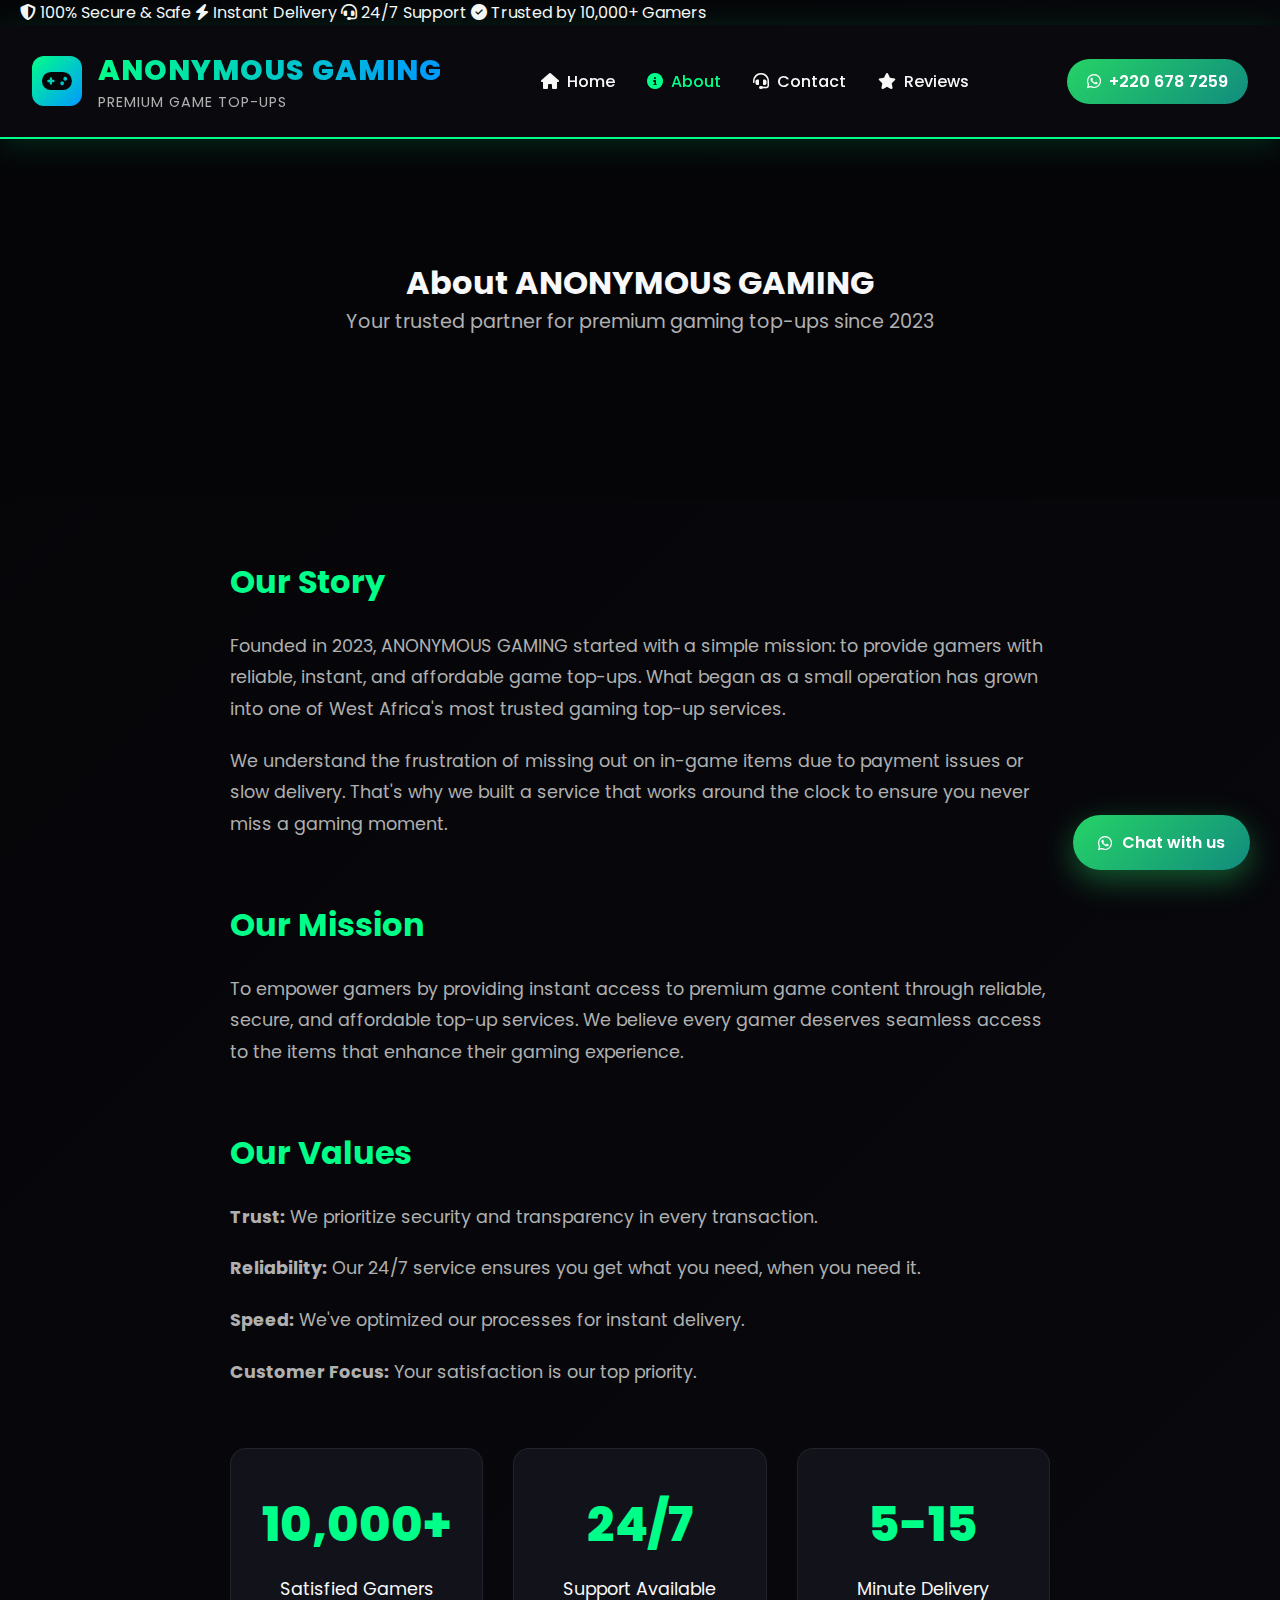
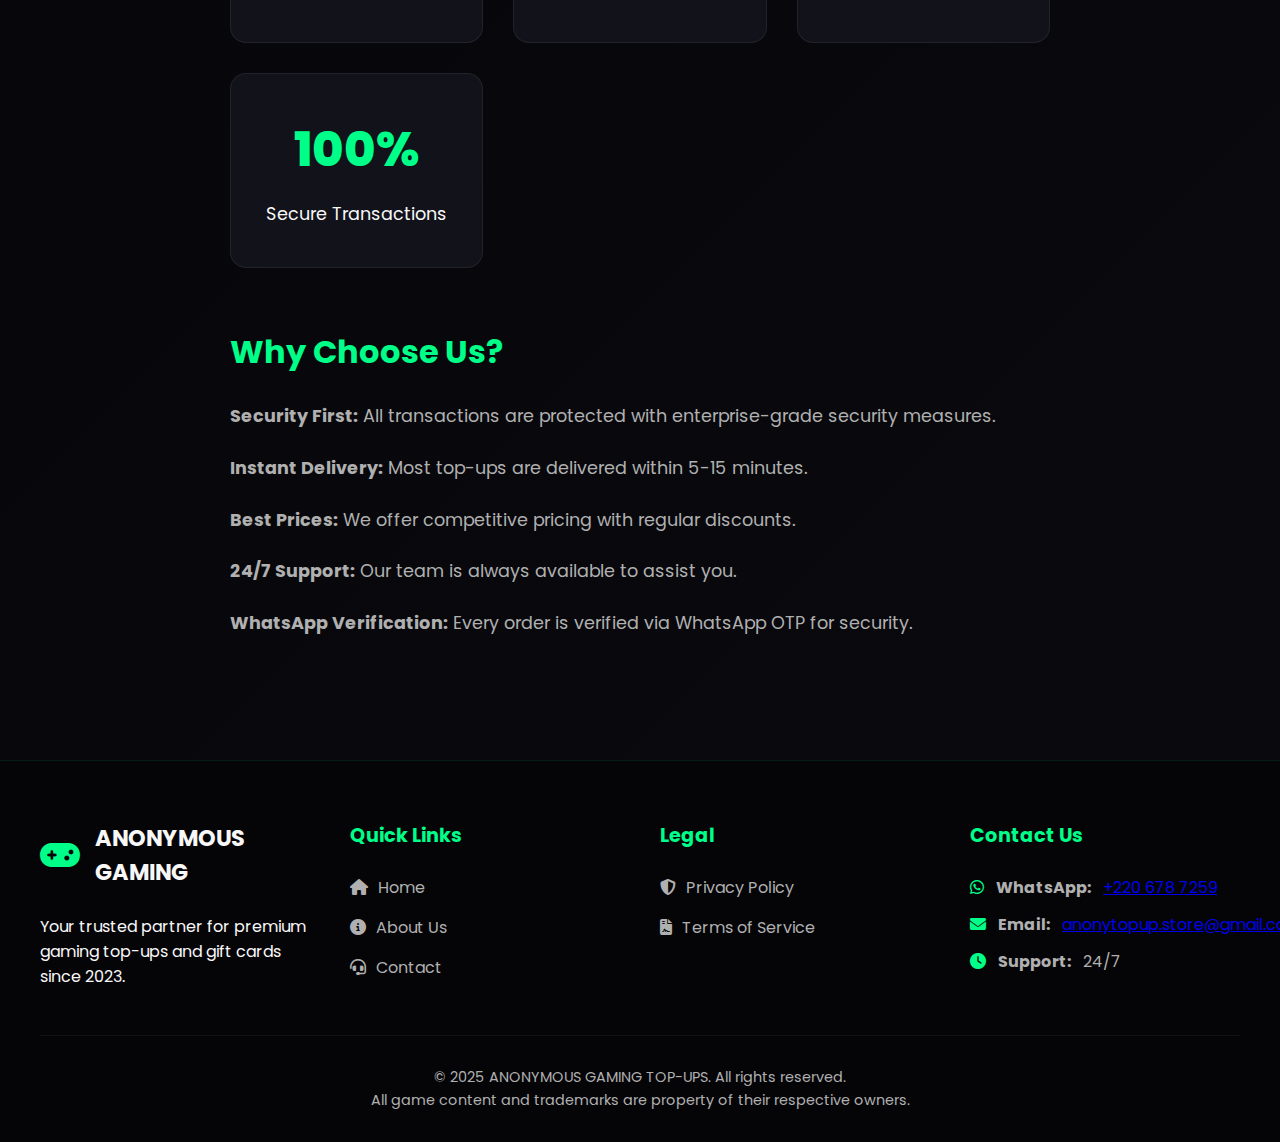
<file: about.html>
<!DOCTYPE html>
<html lang="en">
<head>
    <meta charset="UTF-8">
    <meta name="viewport" content="width=device-width, initial-scale=1.0">
    <title>About Us - ANONYMOUS GAMING TOP-UPS</title>
    <link rel="stylesheet" href="https://cdnjs.cloudflare.com/ajax/libs/font-awesome/6.4.0/css/all.min.css">
    <link href="https://fonts.googleapis.com/css2?family=Poppins:wght@300;400;500;600;700;800&display=swap" rel="stylesheet">
    <link rel="stylesheet" href="../styles.css">
    <style>
        .about-hero {
            padding: 120px 20px;
            text-align: center;
            background: linear-gradient(rgba(5,5,8,0.9), rgba(5,5,8,0.9));
        }
        
        .about-content {
            max-width: 900px;
            margin: 0 auto;
            padding: 60px 20px;
        }
        
        .about-section {
            margin-bottom: 60px;
        }
        
        .about-section h2 {
            color: var(--primary);
            margin-bottom: 25px;
            font-size: 2rem;
        }
        
        .about-section p {
            color: var(--gray);
            line-height: 1.8;
            margin-bottom: 20px;
            font-size: 1.1rem;
        }
        
        .stats-grid {
            display: grid;
            grid-template-columns: repeat(auto-fit, minmax(200px, 1fr));
            gap: 30px;
            margin: 60px 0;
        }
        
        .stat-card {
            text-align: center;
            padding: 40px 20px;
            background: var(--card);
            border-radius: var(--radius);
            border: 1px solid rgba(255,255,255,0.07);
        }
        
        .stat-number {
            font-size: 3rem;
            font-weight: 800;
            color: var(--primary);
            margin-bottom: 15px;
        }
        
        .stat-label {
            color: var(--light);
            font-size: 1.1rem;
        }
    </style>
</head>
<body>
    <!-- Trust Banner -->
    <div class="trust-banner">
        <div class="container">
            <div class="trust-items">
                <span><i class="fas fa-shield-alt"></i> 100% Secure & Safe</span>
                <span><i class="fas fa-bolt"></i> Instant Delivery</span>
                <span><i class="fas fa-headset"></i> 24/7 Support</span>
                <span><i class="fas fa-check-circle"></i> Trusted by 10,000+ Gamers</span>
            </div>
        </div>
    </div>

    <!-- Header -->
    <header class="website-header">
        <div class="header-container">
            <a href="../index.html" class="logo">
                <div class="logo-icon">
                    <i class="fas fa-gamepad"></i>
                </div>
                <div class="logo-text">
                    <h1>ANONYMOUS GAMING</h1>
                    <span>PREMIUM GAME TOP-UPS</span>
                </div>
            </a>
            
            <nav class="main-nav">
                <a href="../index.html" class="nav-link"><i class="fas fa-home"></i> Home</a>
                <a href="about.html" class="nav-link active"><i class="fas fa-info-circle"></i> About</a>
                <a href="contact.html" class="nav-link"><i class="fas fa-headset"></i> Contact</a>
                <a href="../index.html#testimonials" class="nav-link"><i class="fas fa-star"></i> Reviews</a>
            </nav>
            
            <div class="header-cta">
                <a href="https://wa.me/2206787259" target="_blank" class="whatsapp-cta">
                    <i class="fab fa-whatsapp"></i> +220 678 7259
                </a>
            </div>
        </div>
    </header>

    <!-- About Hero -->
    <section class="about-hero">
        <div class="container">
            <h1>About ANONYMOUS GAMING</h1>
            <p class="hero-subtitle">Your trusted partner for premium gaming top-ups since 2023</p>
        </div>
    </section>

    <!-- About Content -->
    <section class="about-content">
        <div class="container">
            <div class="about-section">
                <h2>Our Story</h2>
                <p>Founded in 2023, ANONYMOUS GAMING started with a simple mission: to provide gamers with reliable, instant, and affordable game top-ups. What began as a small operation has grown into one of West Africa's most trusted gaming top-up services.</p>
                <p>We understand the frustration of missing out on in-game items due to payment issues or slow delivery. That's why we built a service that works around the clock to ensure you never miss a gaming moment.</p>
            </div>
            
            <div class="about-section">
                <h2>Our Mission</h2>
                <p>To empower gamers by providing instant access to premium game content through reliable, secure, and affordable top-up services. We believe every gamer deserves seamless access to the items that enhance their gaming experience.</p>
            </div>
            
            <div class="about-section">
                <h2>Our Values</h2>
                <p><strong>Trust:</strong> We prioritize security and transparency in every transaction.</p>
                <p><strong>Reliability:</strong> Our 24/7 service ensures you get what you need, when you need it.</p>
                <p><strong>Speed:</strong> We've optimized our processes for instant delivery.</p>
                <p><strong>Customer Focus:</strong> Your satisfaction is our top priority.</p>
            </div>
            
            <div class="stats-grid">
                <div class="stat-card">
                    <div class="stat-number">10,000+</div>
                    <div class="stat-label">Satisfied Gamers</div>
                </div>
                <div class="stat-card">
                    <div class="stat-number">24/7</div>
                    <div class="stat-label">Support Available</div>
                </div>
                <div class="stat-card">
                    <div class="stat-number">5-15</div>
                    <div class="stat-label">Minute Delivery</div>
                </div>
                <div class="stat-card">
                    <div class="stat-number">100%</div>
                    <div class="stat-label">Secure Transactions</div>
                </div>
            </div>
            
            <div class="about-section">
                <h2>Why Choose Us?</h2>
                <p><strong>Security First:</strong> All transactions are protected with enterprise-grade security measures.</p>
                <p><strong>Instant Delivery:</strong> Most top-ups are delivered within 5-15 minutes.</p>
                <p><strong>Best Prices:</strong> We offer competitive pricing with regular discounts.</p>
                <p><strong>24/7 Support:</strong> Our team is always available to assist you.</p>
                <p><strong>WhatsApp Verification:</strong> Every order is verified via WhatsApp OTP for security.</p>
            </div>
        </div>
    </section>

    <!-- Footer -->
    <footer class="footer">
        <div class="container">
            <div class="footer-grid">
                <div class="footer-column">
                    <div class="footer-logo">
                        <i class="fas fa-gamepad"></i>
                        <h3>ANONYMOUS GAMING</h3>
                    </div>
                    <p>Your trusted partner for premium gaming top-ups and gift cards since 2023.</p>
                </div>
                
                <div class="footer-column">
                    <h4>Quick Links</h4>
                    <ul class="footer-links">
                        <li><a href="../index.html"><i class="fas fa-home"></i> Home</a></li>
                        <li><a href="about.html"><i class="fas fa-info-circle"></i> About Us</a></li>
                        <li><a href="contact.html"><i class="fas fa-headset"></i> Contact</a></li>
                    </ul>
                </div>
                
                <div class="footer-column">
                    <h4>Legal</h4>
                    <ul class="footer-links">
                        <li><a href="privacy.html"><i class="fas fa-shield-alt"></i> Privacy Policy</a></li>
                        <li><a href="terms.html"><i class="fas fa-file-contract"></i> Terms of Service</a></li>
                    </ul>
                </div>
                
                <div class="footer-column">
                    <h4>Contact Us</h4>
                    <div class="company-info">
                        <p><i class="fab fa-whatsapp"></i> <strong>WhatsApp:</strong> <a href="https://wa.me/2206787259">+220 678 7259</a></p>
                        <p><i class="fas fa-envelope"></i> <strong>Email:</strong> <a href="mailto:anonytopup.store@gmail.com">anonytopup.store@gmail.com</a></p>
                        <p><i class="fas fa-clock"></i> <strong>Support:</strong> 24/7</p>
                    </div>
                </div>
            </div>
            
            <div class="footer-bottom">
                <p class="copyright">
                    &copy; 2025 ANONYMOUS GAMING TOP-UPS. All rights reserved.<br>
                    All game content and trademarks are property of their respective owners.
                </p>
            </div>
        </div>
    </footer>

    <!-- Chat Widget -->
    <div class="chat-widget">
        <a href="https://wa.me/2206787259" target="_blank" class="chat-button">
            <i class="fab fa-whatsapp"></i>
            <span>Chat with us</span>
        </a>
    </div>

    <script src="../script.js"></script>
</body>
</html>
</file>
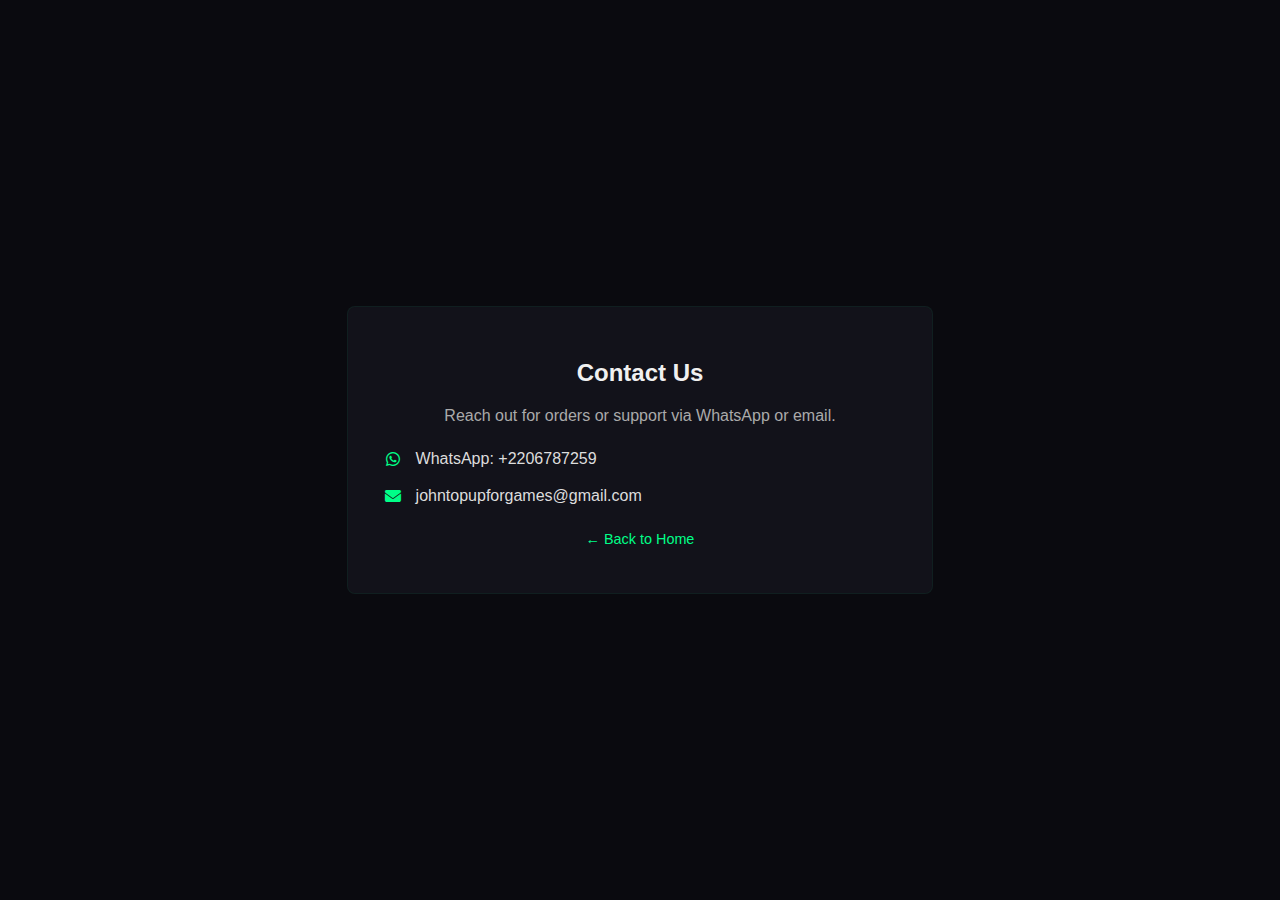
<file: contact.html>
<!DOCTYPE html>
<html lang="en">
<head>
  <meta charset="utf-8">
  <meta name="viewport" content="width=device-width,initial-scale=1">
  <title>Contact - anonymous</title>
  <link rel="stylesheet" href="https://cdnjs.cloudflare.com/ajax/libs/font-awesome/6.4.0/css/all.min.css">
  <style>
    body{font-family:Segoe UI,Tahoma,Arial;background:#0a0a0f;color:#f0f0f0;display:flex;align-items:center;justify-content:center;min-height:100vh;margin:0}
    .card{background:#12121a;padding:2rem;border-radius:8px;border:1px solid rgba(0,255,136,.06);max-width:520px;width:90%;text-align:center}
    a{color:#00ff88;text-decoration:none}
    .contacts{margin-top:1rem;text-align:left}
    .contacts a{display:flex;gap:.6rem;align-items:center;padding:.6rem 0;color:#ddd}
    .contacts i{width:26px;text-align:center;color:#00ff88}
  </style>
</head>
<body>
  <div class="card">
    <h2>Contact Us</h2>
    <p style="color:#aaa;">Reach out for orders or support via WhatsApp or email.</p>
    <div class="contacts">
      <a href="https://wa.me/2206787259" target="_blank" rel="noopener"><i class="fab fa-whatsapp"></i> WhatsApp: +2206787259</a>
      <a href="mailto:johntopupforgames@gmail.com"><i class="fas fa-envelope"></i> johntopupforgames@gmail.com</a>
    </div>
    <p style="margin-top:1rem;font-size:.9rem;color:#777"><a href="index.html">← Back to Home</a></p>
  </div>
</body>
</html>
</file>
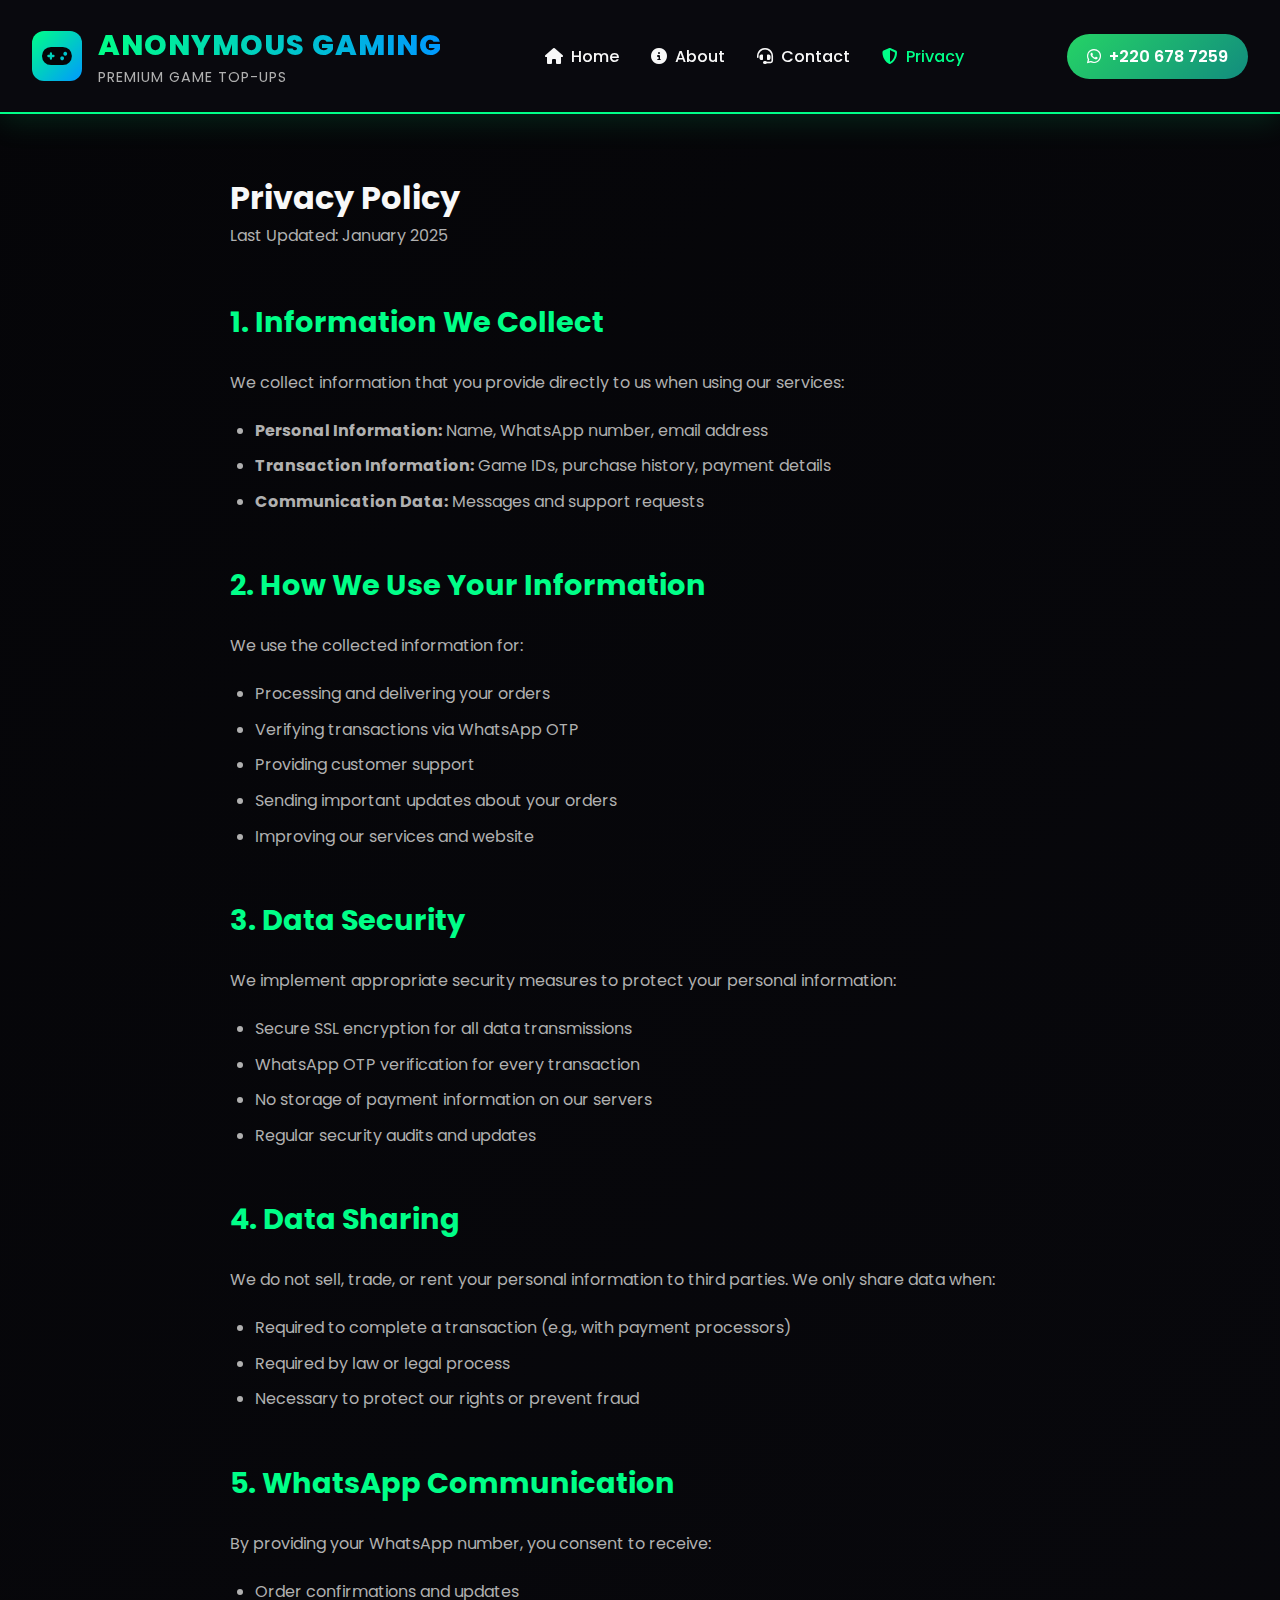
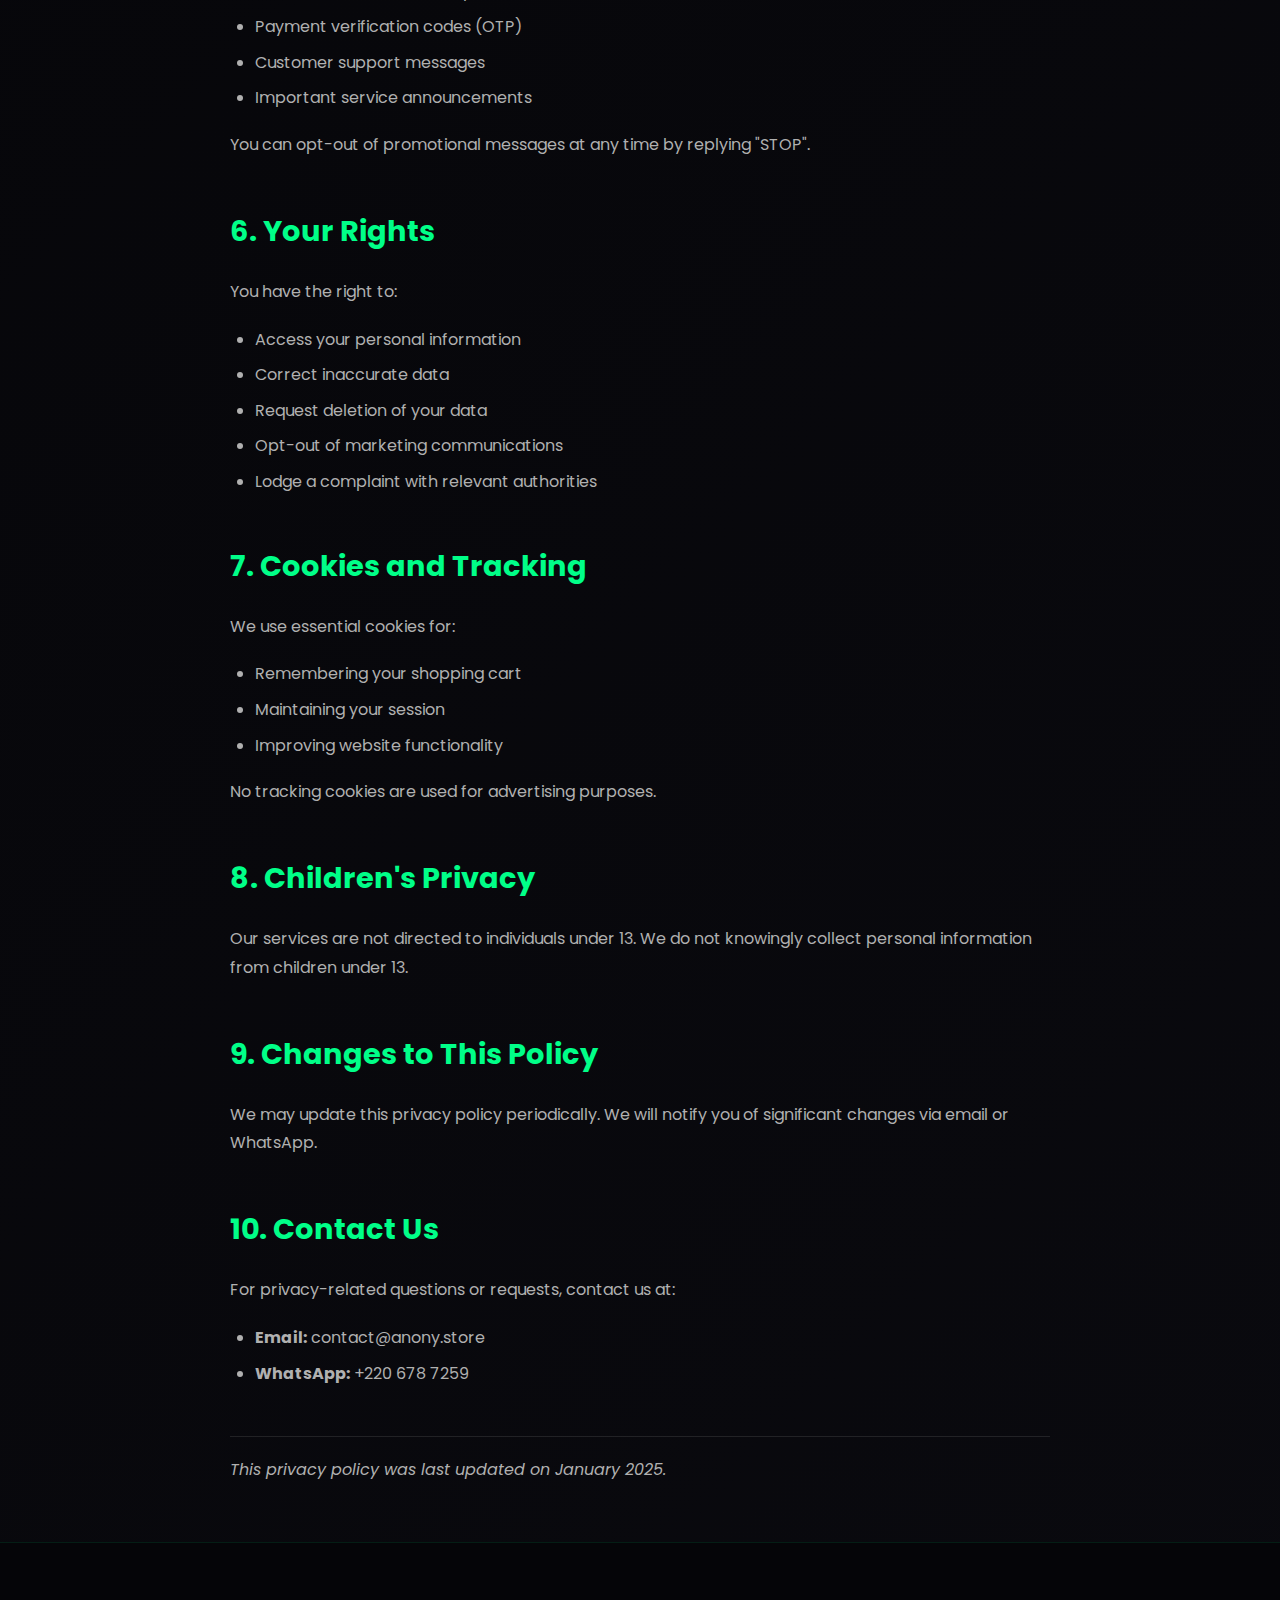
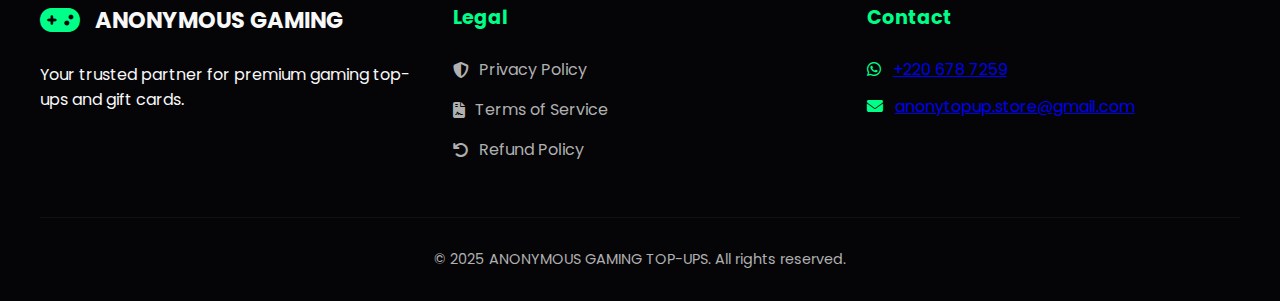
<file: privacy.html>
<!DOCTYPE html>
<html lang="en">
<head>
    <meta charset="UTF-8">
    <meta name="viewport" content="width=device-width, initial-scale=1.0">
    <title>Privacy Policy - ANONYMOUS GAMING TOP-UPS</title>
    <link rel="stylesheet" href="https://cdnjs.cloudflare.com/ajax/libs/font-awesome/6.4.0/css/all.min.css">
    <link href="https://fonts.googleapis.com/css2?family=Poppins:wght@300;400;500;600;700;800&display=swap" rel="stylesheet">
    <link rel="stylesheet" href="../styles.css">
    <style>
        .policy-content {
            max-width: 900px;
            margin: 0 auto;
            padding: 60px 20px;
        }
        
        .policy-section {
            margin-bottom: 50px;
        }
        
        .policy-section h2 {
            color: var(--primary);
            margin-bottom: 25px;
            font-size: 1.8rem;
        }
        
        .policy-section p {
            color: var(--gray);
            line-height: 1.8;
            margin-bottom: 20px;
        }
        
        .policy-section ul {
            color: var(--gray);
            margin-left: 25px;
            margin-bottom: 20px;
        }
        
        .policy-section li {
            margin-bottom: 10px;
            line-height: 1.6;
        }
        
        .last-updated {
            color: var(--gray);
            font-style: italic;
            margin-top: 50px;
            padding-top: 20px;
            border-top: 1px solid rgba(255,255,255,0.1);
        }
    </style>
</head>
<body>
    <!-- Header -->
    <header class="website-header">
        <div class="header-container">
            <a href="../index.html" class="logo">
                <div class="logo-icon">
                    <i class="fas fa-gamepad"></i>
                </div>
                <div class="logo-text">
                    <h1>ANONYMOUS GAMING</h1>
                    <span>PREMIUM GAME TOP-UPS</span>
                </div>
            </a>
            
            <nav class="main-nav">
                <a href="../index.html" class="nav-link"><i class="fas fa-home"></i> Home</a>
                <a href="about.html" class="nav-link"><i class="fas fa-info-circle"></i> About</a>
                <a href="contact.html" class="nav-link"><i class="fas fa-headset"></i> Contact</a>
                <a href="privacy.html" class="nav-link active"><i class="fas fa-shield-alt"></i> Privacy</a>
            </nav>
            
            <div class="header-cta">
                <a href="https://wa.me/2206787259" target="_blank" class="whatsapp-cta">
                    <i class="fab fa-whatsapp"></i> +220 678 7259
                </a>
            </div>
        </div>
    </header>

    <!-- Policy Content -->
    <section class="policy-content">
        <div class="container">
            <div class="policy-section">
                <h1>Privacy Policy</h1>
                <p>Last Updated: January 2025</p>
            </div>
            
            <div class="policy-section">
                <h2>1. Information We Collect</h2>
                <p>We collect information that you provide directly to us when using our services:</p>
                <ul>
                    <li><strong>Personal Information:</strong> Name, WhatsApp number, email address</li>
                    <li><strong>Transaction Information:</strong> Game IDs, purchase history, payment details</li>
                    <li><strong>Communication Data:</strong> Messages and support requests</li>
                </ul>
            </div>
            
            <div class="policy-section">
                <h2>2. How We Use Your Information</h2>
                <p>We use the collected information for:</p>
                <ul>
                    <li>Processing and delivering your orders</li>
                    <li>Verifying transactions via WhatsApp OTP</li>
                    <li>Providing customer support</li>
                    <li>Sending important updates about your orders</li>
                    <li>Improving our services and website</li>
                </ul>
            </div>
            
            <div class="policy-section">
                <h2>3. Data Security</h2>
                <p>We implement appropriate security measures to protect your personal information:</p>
                <ul>
                    <li>Secure SSL encryption for all data transmissions</li>
                    <li>WhatsApp OTP verification for every transaction</li>
                    <li>No storage of payment information on our servers</li>
                    <li>Regular security audits and updates</li>
                </ul>
            </div>
            
            <div class="policy-section">
                <h2>4. Data Sharing</h2>
                <p>We do not sell, trade, or rent your personal information to third parties. We only share data when:</p>
                <ul>
                    <li>Required to complete a transaction (e.g., with payment processors)</li>
                    <li>Required by law or legal process</li>
                    <li>Necessary to protect our rights or prevent fraud</li>
                </ul>
            </div>
            
            <div class="policy-section">
                <h2>5. WhatsApp Communication</h2>
                <p>By providing your WhatsApp number, you consent to receive:</p>
                <ul>
                    <li>Order confirmations and updates</li>
                    <li>Payment verification codes (OTP)</li>
                    <li>Customer support messages</li>
                    <li>Important service announcements</li>
                </ul>
                <p>You can opt-out of promotional messages at any time by replying "STOP".</p>
            </div>
            
            <div class="policy-section">
                <h2>6. Your Rights</h2>
                <p>You have the right to:</p>
                <ul>
                    <li>Access your personal information</li>
                    <li>Correct inaccurate data</li>
                    <li>Request deletion of your data</li>
                    <li>Opt-out of marketing communications</li>
                    <li>Lodge a complaint with relevant authorities</li>
                </ul>
            </div>
            
            <div class="policy-section">
                <h2>7. Cookies and Tracking</h2>
                <p>We use essential cookies for:</p>
                <ul>
                    <li>Remembering your shopping cart</li>
                    <li>Maintaining your session</li>
                    <li>Improving website functionality</li>
                </ul>
                <p>No tracking cookies are used for advertising purposes.</p>
            </div>
            
            <div class="policy-section">
                <h2>8. Children's Privacy</h2>
                <p>Our services are not directed to individuals under 13. We do not knowingly collect personal information from children under 13.</p>
            </div>
            
            <div class="policy-section">
                <h2>9. Changes to This Policy</h2>
                <p>We may update this privacy policy periodically. We will notify you of significant changes via email or WhatsApp.</p>
            </div>
            
            <div class="policy-section">
                <h2>10. Contact Us</h2>
                <p>For privacy-related questions or requests, contact us at:</p>
                <ul>
                    <li><strong>Email:</strong> contact@anony.store</li>
                    <li><strong>WhatsApp:</strong> +220 678 7259</li>
                </ul>
            </div>
            
            <div class="last-updated">
                This privacy policy was last updated on January 2025.
            </div>
        </div>
    </section>

    <!-- Footer -->
    <footer class="footer">
        <div class="container">
            <div class="footer-grid">
                <div class="footer-column">
                    <div class="footer-logo">
                        <i class="fas fa-gamepad"></i>
                        <h3>ANONYMOUS GAMING</h3>
                    </div>
                    <p>Your trusted partner for premium gaming top-ups and gift cards.</p>
                </div>
                
                <div class="footer-column">
                    <h4>Legal</h4>
                    <ul class="footer-links">
                        <li><a href="privacy.html"><i class="fas fa-shield-alt"></i> Privacy Policy</a></li>
                        <li><a href="terms.html"><i class="fas fa-file-contract"></i> Terms of Service</a></li>
                        <li><a href="refund.html"><i class="fas fa-undo"></i> Refund Policy</a></li>
                    </ul>
                </div>
                
                <div class="footer-column">
                    <h4>Contact</h4>
                    <div class="company-info">
                        <p><i class="fab fa-whatsapp"></i> <a href="https://wa.me/2206787259">+220 678 7259</a></p>
                        <p><i class="fas fa-envelope"></i> <a href="mailto:anonytopup.store@gmail.com">anonytopup.store@gmail.com</a></p>
                    </div>
                </div>
            </div>
            
            <div class="footer-bottom">
                <p class="copyright">
                    &copy; 2025 ANONYMOUS GAMING TOP-UPS. All rights reserved.
                </p>
            </div>
        </div>
    </footer>

    <script src="../script.js"></script>
</body>
</html>
</file>
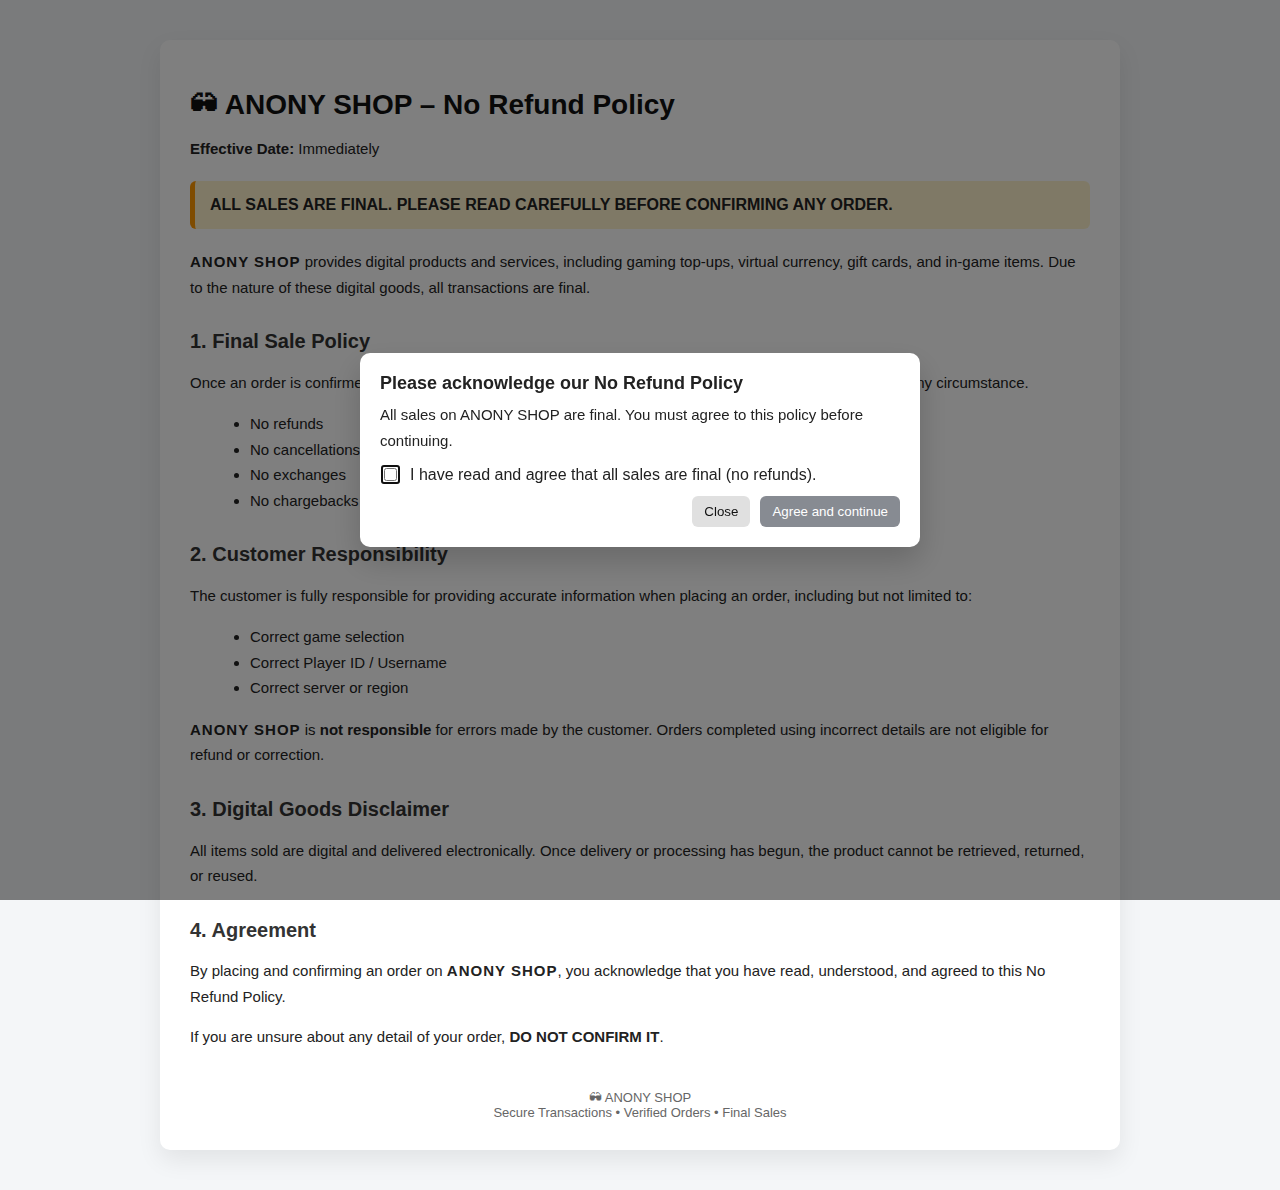
<file: refund.html>
<!DOCTYPE html>
<html lang="en">
<head>
  <meta charset="UTF-8" />
  <meta name="viewport" content="width=device-width, initial-scale=1.0" />
  <title>No Refund Policy | ANONY SHOP</title>

  <style>
    body {
      font-family: Arial, Helvetica, sans-serif;
      background-color: #f4f6f8;
      color: #222;
      margin: 0;
      padding: 0;
    }

    .container {
      max-width: 900px;
      margin: 40px auto;
      background: #ffffff;
      padding: 30px;
      border-radius: 10px;
      box-shadow: 0 10px 25px rgba(0, 0, 0, 0.08);
    }

    h1 {
      color: #111;
      font-size: 28px;
      margin-bottom: 10px;
    }

    h2 {
      margin-top: 30px;
      font-size: 20px;
      color: #333;
    }

    p, li {
      line-height: 1.7;
      font-size: 15px;
    }

    ul {
      margin-left: 20px;
    }

    .warning {
      background: #fff3cd;
      border-left: 5px solid #ff9800;
      padding: 15px;
      margin: 20px 0;
      border-radius: 6px;
      font-weight: bold;
    }

    .footer {
      margin-top: 40px;
      text-align: center;
      font-size: 13px;
      color: #666;
    }

    .brand {
      font-weight: bold;
      letter-spacing: 1px;
    }

    /* Modal popup styles */
    .modal-overlay {
      position: fixed;
      inset: 0;
      background: rgba(0,0,0,0.5);
      display: flex;
      align-items: center;
      justify-content: center;
      z-index: 9999;
    }

    .modal {
      background: #fff;
      max-width: 520px;
      width: 94%;
      border-radius: 10px;
      padding: 20px;
      box-shadow: 0 14px 30px rgba(0,0,0,0.18);
    }

    .modal h3 {
      margin: 0 0 8px 0;
      font-size: 18px;
    }

    .modal p { margin: 6px 0 12px 0; }

    .modal-footer { display: flex; gap: 10px; align-items: center; justify-content: flex-end; margin-top: 12px; }

    .btn {
      padding: 8px 12px;
      border-radius: 6px;
      border: 0;
      cursor: pointer;
      background: #e0e0e0;
      color: #111;
    }

    .btn.primary { background: #111827; color: #fff; }

    .btn[disabled] { opacity: 0.5; cursor: not-allowed; }

    .checkbox-row { display:flex; gap:10px; align-items:center; }
  </style>
</head>
<body>

  <div class="container">
    <h1>🕶 ANONY SHOP – No Refund Policy</h1>
    <p><strong>Effective Date:</strong> Immediately</p>

    <div class="warning">
      ALL SALES ARE FINAL. PLEASE READ CAREFULLY BEFORE CONFIRMING ANY ORDER.
    </div>

    <p>
      <span class="brand">ANONY SHOP</span> provides digital products and services,
      including gaming top-ups, virtual currency, gift cards, and in-game items.
      Due to the nature of these digital goods, all transactions are final.
    </p>

    <h2>1. Final Sale Policy</h2>
    <p>
      Once an order is confirmed, processed, or delivered, it <strong>cannot be cancelled,
      reversed, or refunded</strong> under any circumstance.
    </p>

    <ul>
      <li>No refunds</li>
      <li>No cancellations</li>
      <li>No exchanges</li>
      <li>No chargebacks</li>
    </ul>

    <h2>2. Customer Responsibility</h2>
    <p>
      The customer is fully responsible for providing accurate information when placing an order,
      including but not limited to:
    </p>

    <ul>
      <li>Correct game selection</li>
      <li>Correct Player ID / Username</li>
      <li>Correct server or region</li>
    </ul>

    <p>
      <span class="brand">ANONY SHOP</span> is <strong>not responsible</strong> for errors made by the customer.
      Orders completed using incorrect details are not eligible for refund or correction.
    </p>

    <h2>3. Digital Goods Disclaimer</h2>
    <p>
      All items sold are digital and delivered electronically.
      Once delivery or processing has begun, the product cannot be retrieved,
      returned, or reused.
    </p>

    <h2>4. Agreement</h2>
    <p>
      By placing and confirming an order on <span class="brand">ANONY SHOP</span>,
      you acknowledge that you have read, understood, and agreed to this No Refund Policy.
    </p>

    <p>
      If you are unsure about any detail of your order, <strong>DO NOT CONFIRM IT</strong>.
    </p>

    <div class="footer">
      🕶 ANONY SHOP <br />
      Secure Transactions • Verified Orders • Final Sales
    </div>
  </div>

  <!-- No-refund agreement modal -->
  <div id="refundPopup" class="modal-overlay" role="dialog" aria-modal="true" aria-labelledby="refundTitle" style="display:none">
    <div class="modal" role="document">
      <h3 id="refundTitle">Please acknowledge our No Refund Policy</h3>
      <p>All sales on ANONY SHOP are final. You must agree to this policy before continuing.</p>

      <div class="checkbox-row">
        <input type="checkbox" id="agreeRefund" />
        <label for="agreeRefund">I have read and agree that all sales are final (no refunds).</label>
      </div>

      <div class="modal-footer">
        <button id="closeBtn" class="btn">Close</button>
        <button id="agreeBtn" class="btn primary" disabled>Agree and continue</button>
      </div>
    </div>
  </div>

</body>

<script>
  (function() {
    const popup = document.getElementById("refundPopup");
    const checkbox = document.getElementById("agreeRefund");
    const button = document.getElementById("agreeBtn");
    const closeBtn = document.getElementById("closeBtn");
    const FOCUSABLE = 'button, [href], input, select, textarea, [tabindex]:not([tabindex="-1"])';

    function openPopup() {
      popup.style.display = "flex";
      document.body.style.overflow = 'hidden';
      popup.setAttribute('aria-hidden', 'false');
      // focus the checkbox
      setTimeout(() => { checkbox.focus(); }, 50);
      document.addEventListener('keydown', trapKeys);
    }

    function closePopup() {
      popup.style.display = "none";
      document.body.style.overflow = '';
      popup.setAttribute('aria-hidden', 'true');
      document.removeEventListener('keydown', trapKeys);
    }

    // Check if already agreed
    if (localStorage.getItem("anony_refund_agreed") === "yes") {
      popup.style.display = "none";
    } else {
      openPopup();
    }

    checkbox.addEventListener("change", () => {
      if (checkbox.checked) {
        button.disabled = false;
      } else {
        button.disabled = true;
      }
    });

    button.addEventListener("click", () => {
      localStorage.setItem("anony_refund_agreed", "yes");
      closePopup();
    });

    closeBtn.addEventListener('click', () => {
      // If user closes without agreeing, keep showing next time.
      closePopup();
    });

    // Accessibility: trap focus inside modal while open
    function trapKeys(e) {
      if (e.key === 'Escape') {
        // allow closing with Escape, but do not mark agreed
        closePopup();
        return;
      }
      if (e.key === 'Tab') {
        const nodes = popup.querySelectorAll(FOCUSABLE);
        if (!nodes.length) return;
        const first = nodes[0];
        const last = nodes[nodes.length - 1];
        if (e.shiftKey) {
          if (document.activeElement === first) {
            e.preventDefault();
            last.focus();
          }
        } else {
          if (document.activeElement === last) {
            e.preventDefault();
            first.focus();
          }
        }
      }
    }
  })();
</script>
</html>
</file>
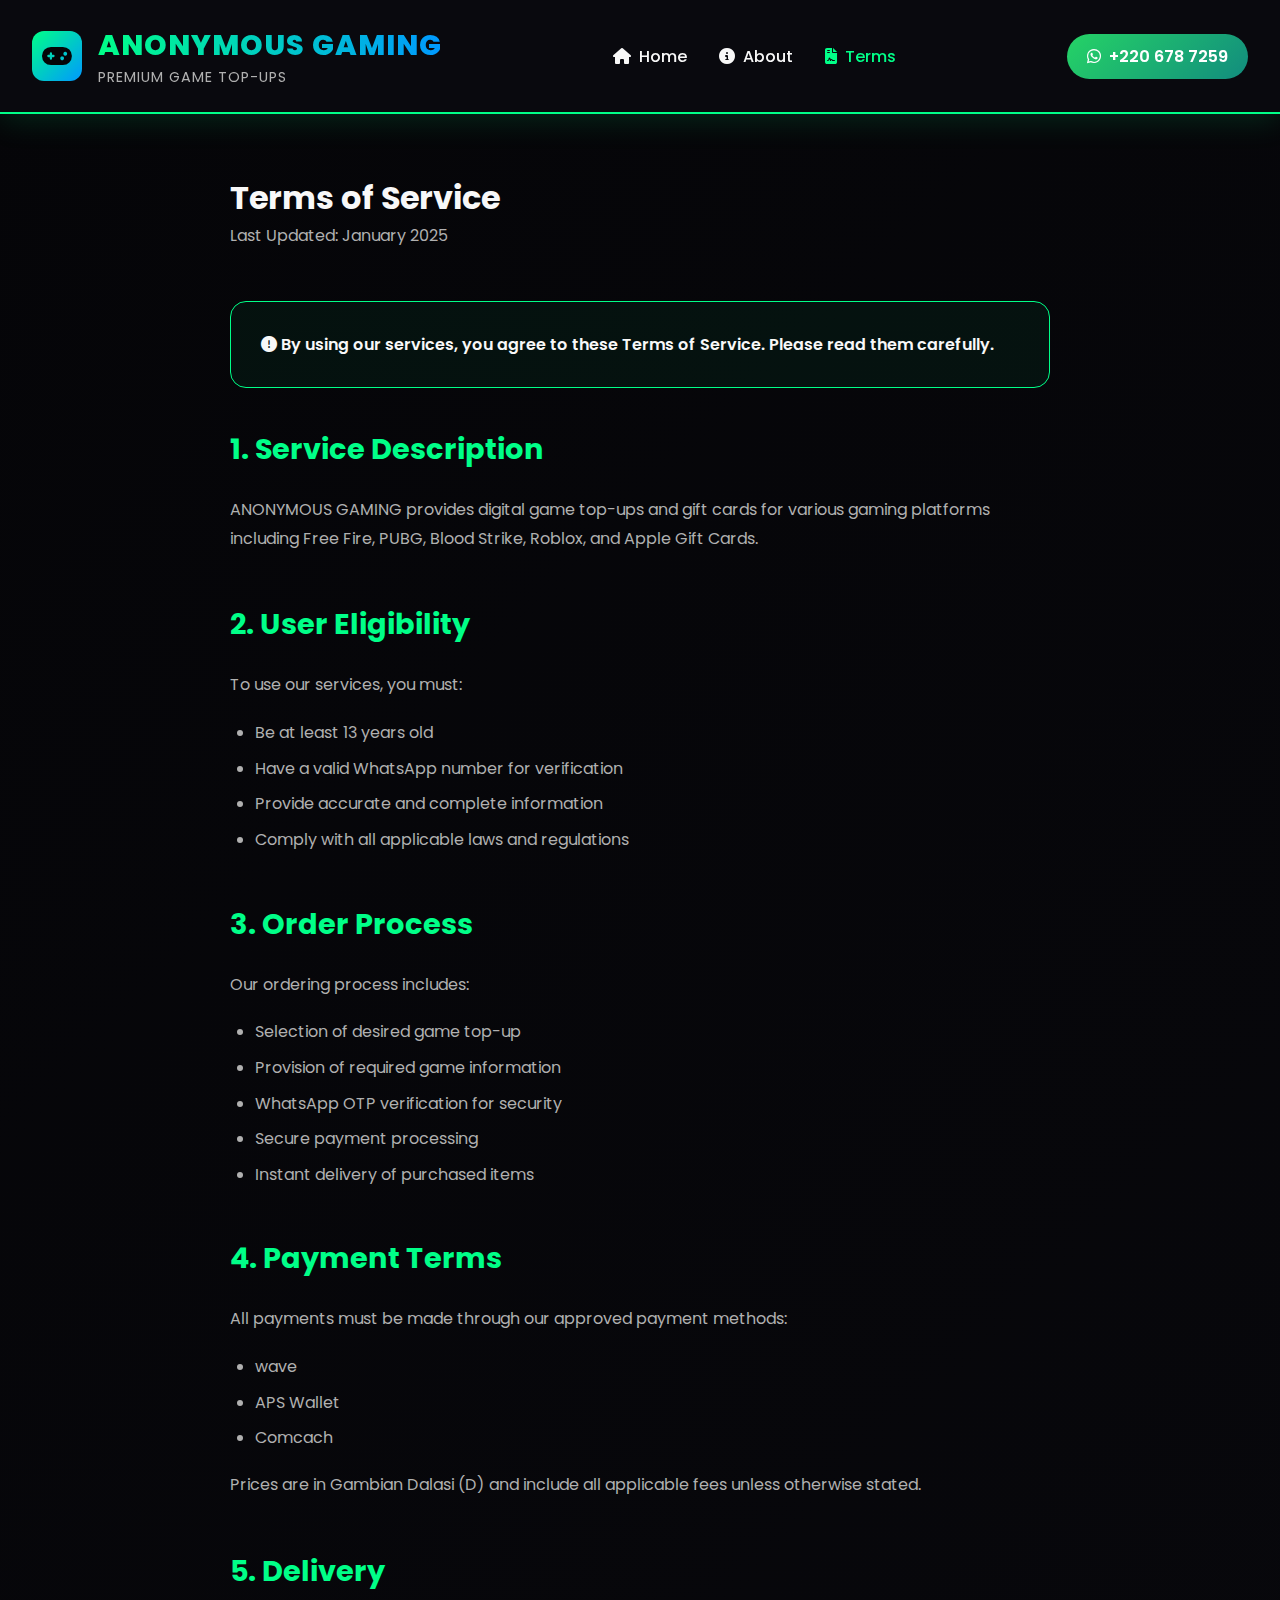
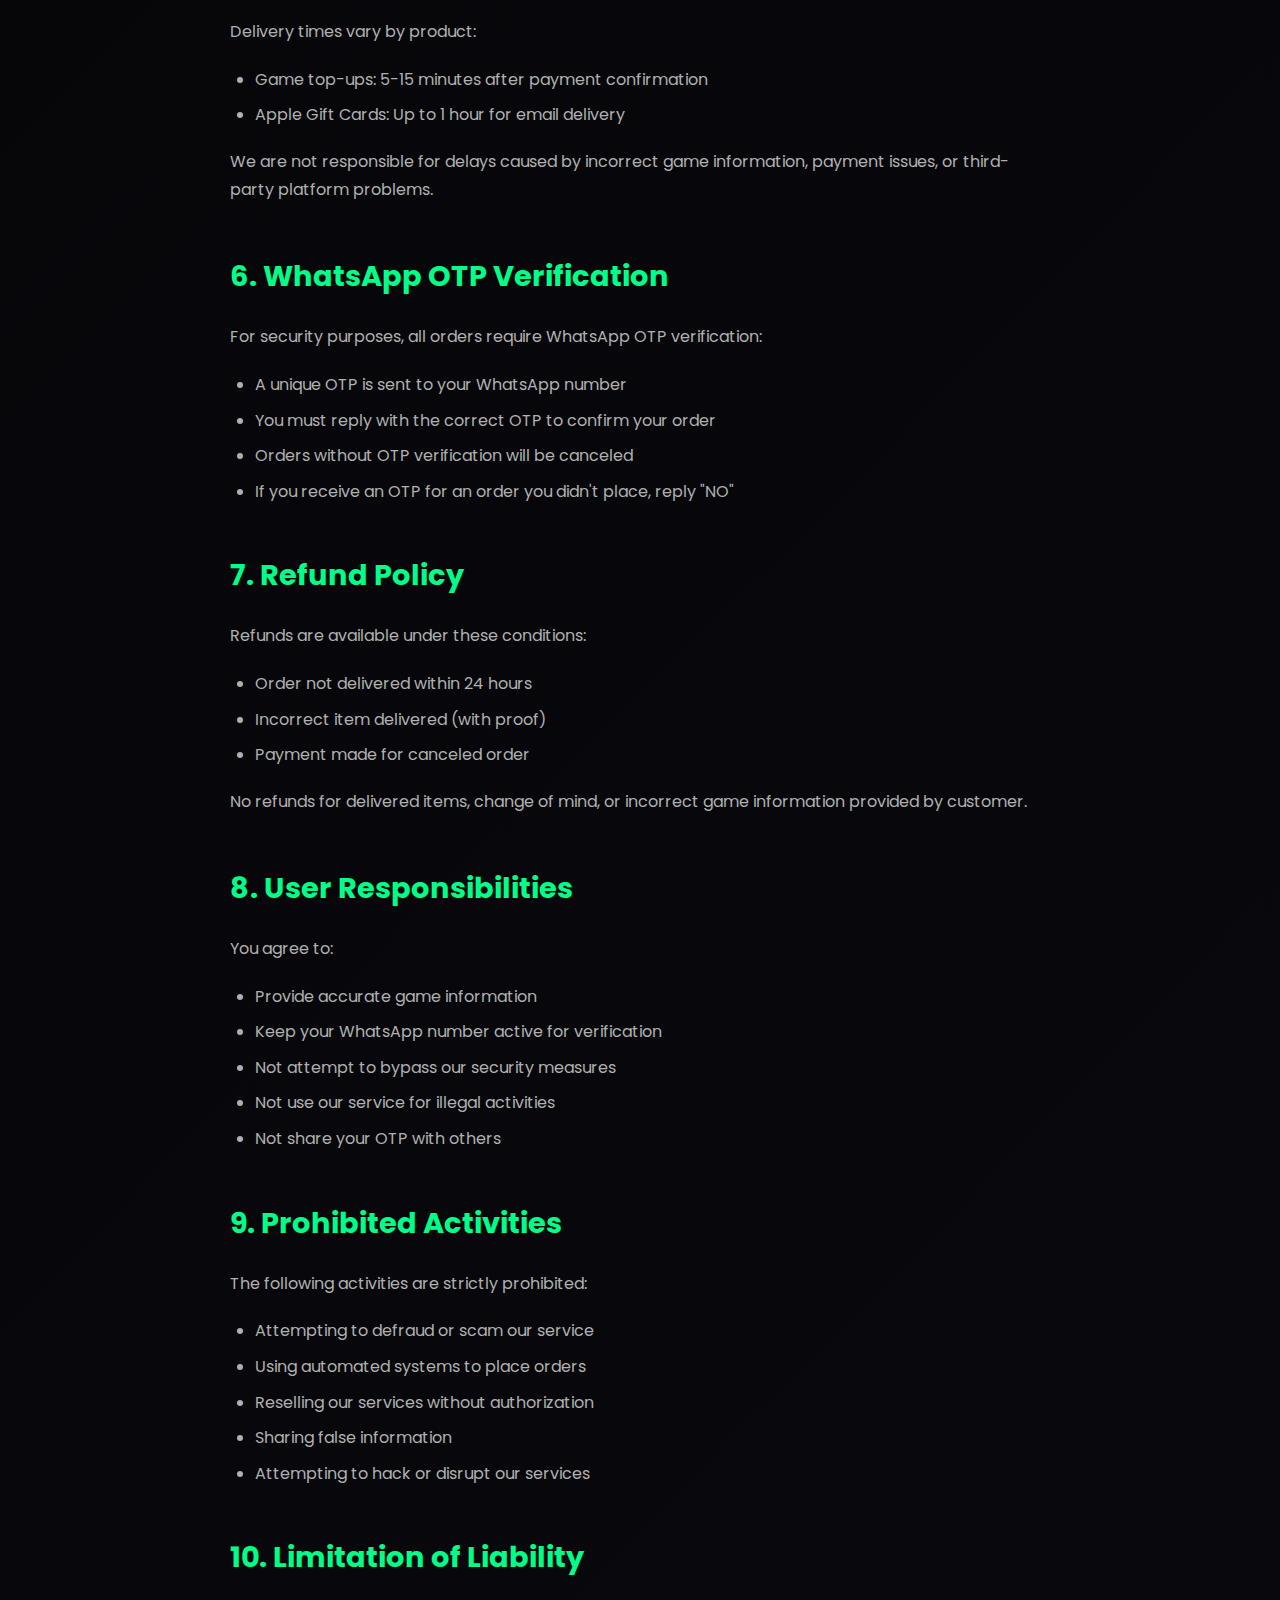
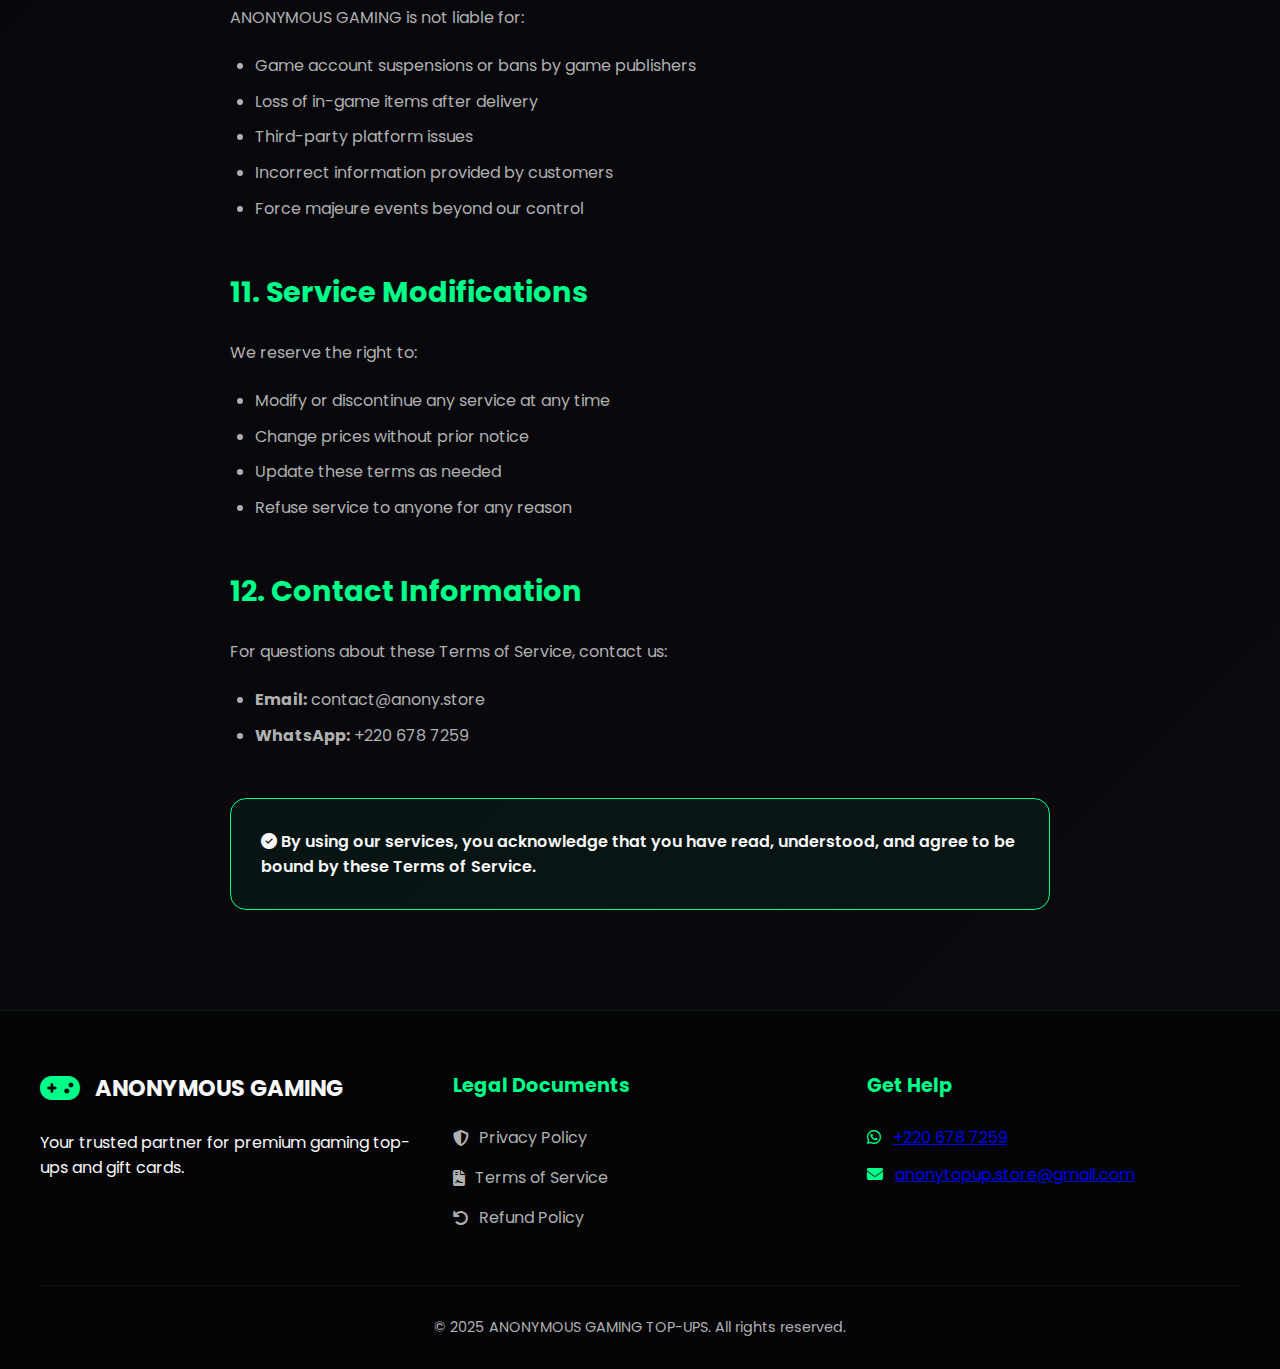
<file: terms.html>
<!DOCTYPE html>
<html lang="en">
<head>
    <meta charset="UTF-8">
    <meta name="viewport" content="width=device-width, initial-scale=1.0">
    <title>Terms of Service - ANONYMOUS GAMING TOP-UPS</title>
    <link rel="stylesheet" href="https://cdnjs.cloudflare.com/ajax/libs/font-awesome/6.4.0/css/all.min.css">
    <link href="https://fonts.googleapis.com/css2?family=Poppins:wght@300;400;500;600;700;800&display=swap" rel="stylesheet">
    <link rel="stylesheet" href="../styles.css">
    <style>
        .terms-content {
            max-width: 900px;
            margin: 0 auto;
            padding: 60px 20px;
        }
        
        .terms-section {
            margin-bottom: 50px;
        }
        
        .terms-section h2 {
            color: var(--primary);
            margin-bottom: 25px;
            font-size: 1.8rem;
        }
        
        .terms-section p {
            color: var(--gray);
            line-height: 1.8;
            margin-bottom: 20px;
        }
        
        .terms-section ul {
            color: var(--gray);
            margin-left: 25px;
            margin-bottom: 20px;
        }
        
        .terms-section li {
            margin-bottom: 10px;
            line-height: 1.6;
        }
        
        .acceptance-box {
            background: rgba(0,255,136,0.05);
            border: 1px solid var(--primary);
            border-radius: var(--radius);
            padding: 30px;
            margin: 40px 0;
        }
        
        .acceptance-box p {
            color: var(--light);
            font-weight: 600;
        }
    </style>
</head>
<body>
    <!-- Header -->
    <header class="website-header">
        <div class="header-container">
            <a href="../index.html" class="logo">
                <div class="logo-icon">
                    <i class="fas fa-gamepad"></i>
                </div>
                <div class="logo-text">
                    <h1>ANONYMOUS GAMING</h1>
                    <span>PREMIUM GAME TOP-UPS</span>
                </div>
            </a>
            
            <nav class="main-nav">
                <a href="../index.html" class="nav-link"><i class="fas fa-home"></i> Home</a>
                <a href="about.html" class="nav-link"><i class="fas fa-info-circle"></i> About</a>
                <a href="terms.html" class="nav-link active"><i class="fas fa-file-contract"></i> Terms</a>
            </nav>
            
            <div class="header-cta">
                <a href="https://wa.me/2206787259" target="_blank" class="whatsapp-cta">
                    <i class="fab fa-whatsapp"></i> +220 678 7259
                </a>
            </div>
        </div>
    </header>

    <!-- Terms Content -->
    <section class="terms-content">
        <div class="container">
            <div class="terms-section">
                <h1>Terms of Service</h1>
                <p>Last Updated: January 2025</p>
            </div>
            
            <div class="acceptance-box">
                <p><i class="fas fa-exclamation-circle"></i> By using our services, you agree to these Terms of Service. Please read them carefully.</p>
            </div>
            
            <div class="terms-section">
                <h2>1. Service Description</h2>
                <p>ANONYMOUS GAMING provides digital game top-ups and gift cards for various gaming platforms including Free Fire, PUBG, Blood Strike, Roblox, and Apple Gift Cards.</p>
            </div>
            
            <div class="terms-section">
                <h2>2. User Eligibility</h2>
                <p>To use our services, you must:</p>
                <ul>
                    <li>Be at least 13 years old</li>
                    <li>Have a valid WhatsApp number for verification</li>
                    <li>Provide accurate and complete information</li>
                    <li>Comply with all applicable laws and regulations</li>
                </ul>
            </div>
            
            <div class="terms-section">
                <h2>3. Order Process</h2>
                <p>Our ordering process includes:</p>
                <ul>
                    <li>Selection of desired game top-up</li>
                    <li>Provision of required game information</li>
                    <li>WhatsApp OTP verification for security</li>
                    <li>Secure payment processing</li>
                    <li>Instant delivery of purchased items</li>
                </ul>
            </div>
            
            <div class="terms-section">
                <h2>4. Payment Terms</h2>
                <p>All payments must be made through our approved payment methods:</p>
                <ul>
                    <li>wave</li>
                    <li>APS Wallet</li>
                    <li>Comcach</li>
                </ul>
                <p>Prices are in Gambian Dalasi (D) and include all applicable fees unless otherwise stated.</p>
            </div>
            
            <div class="terms-section">
                <h2>5. Delivery</h2>
                <p>Delivery times vary by product:</p>
                <ul>
                    <li>Game top-ups: 5-15 minutes after payment confirmation</li>
                    <li>Apple Gift Cards: Up to 1 hour for email delivery</li>
                </ul>
                <p>We are not responsible for delays caused by incorrect game information, payment issues, or third-party platform problems.</p>
            </div>
            
            <div class="terms-section">
                <h2>6. WhatsApp OTP Verification</h2>
                <p>For security purposes, all orders require WhatsApp OTP verification:</p>
                <ul>
                    <li>A unique OTP is sent to your WhatsApp number</li>
                    <li>You must reply with the correct OTP to confirm your order</li>
                    <li>Orders without OTP verification will be canceled</li>
                    <li>If you receive an OTP for an order you didn't place, reply "NO"</li>
                </ul>
            </div>
            
            <div class="terms-section">
                <h2>7. Refund Policy</h2>
                <p>Refunds are available under these conditions:</p>
                <ul>
                    <li>Order not delivered within 24 hours</li>
                    <li>Incorrect item delivered (with proof)</li>
                    <li>Payment made for canceled order</li>
                </ul>
                <p>No refunds for delivered items, change of mind, or incorrect game information provided by customer.</p>
            </div>
            
            <div class="terms-section">
                <h2>8. User Responsibilities</h2>
                <p>You agree to:</p>
                <ul>
                    <li>Provide accurate game information</li>
                    <li>Keep your WhatsApp number active for verification</li>
                    <li>Not attempt to bypass our security measures</li>
                    <li>Not use our service for illegal activities</li>
                    <li>Not share your OTP with others</li>
                </ul>
            </div>
            
            <div class="terms-section">
                <h2>9. Prohibited Activities</h2>
                <p>The following activities are strictly prohibited:</p>
                <ul>
                    <li>Attempting to defraud or scam our service</li>
                    <li>Using automated systems to place orders</li>
                    <li>Reselling our services without authorization</li>
                    <li>Sharing false information</li>
                    <li>Attempting to hack or disrupt our services</li>
                </ul>
            </div>
            
            <div class="terms-section">
                <h2>10. Limitation of Liability</h2>
                <p>ANONYMOUS GAMING is not liable for:</p>
                <ul>
                    <li>Game account suspensions or bans by game publishers</li>
                    <li>Loss of in-game items after delivery</li>
                    <li>Third-party platform issues</li>
                    <li>Incorrect information provided by customers</li>
                    <li>Force majeure events beyond our control</li>
                </ul>
            </div>
            
            <div class="terms-section">
                <h2>11. Service Modifications</h2>
                <p>We reserve the right to:</p>
                <ul>
                    <li>Modify or discontinue any service at any time</li>
                    <li>Change prices without prior notice</li>
                    <li>Update these terms as needed</li>
                    <li>Refuse service to anyone for any reason</li>
                </ul>
            </div>
            
            <div class="terms-section">
                <h2>12. Contact Information</h2>
                <p>For questions about these Terms of Service, contact us:</p>
                <ul>
                    <li><strong>Email:</strong> contact@anony.store</li>
                    <li><strong>WhatsApp:</strong> +220 678 7259</li>
                </ul>
            </div>
            
            <div class="acceptance-box">
                <p><i class="fas fa-check-circle"></i> By using our services, you acknowledge that you have read, understood, and agree to be bound by these Terms of Service.</p>
            </div>
        </div>
    </section>

    <!-- Footer -->
    <footer class="footer">
        <div class="container">
            <div class="footer-grid">
                <div class="footer-column">
                    <div class="footer-logo">
                        <i class="fas fa-gamepad"></i>
                        <h3>ANONYMOUS GAMING</h3>
                    </div>
                    <p>Your trusted partner for premium gaming top-ups and gift cards.</p>
                </div>
                
                <div class="footer-column">
                    <h4>Legal Documents</h4>
                    <ul class="footer-links">
                        <li><a href="privacy.html"><i class="fas fa-shield-alt"></i> Privacy Policy</a></li>
                        <li><a href="terms.html"><i class="fas fa-file-contract"></i> Terms of Service</a></li>
                        <li><a href="refund.html"><i class="fas fa-undo"></i> Refund Policy</a></li>
                    </ul>
                </div>
                
                <div class="footer-column">
                    <h4>Get Help</h4>
                    <div class="company-info">
                        <p><i class="fab fa-whatsapp"></i> <a href="https://wa.me/2206787259">+220 678 7259</a></p>
                        <p><i class="fas fa-envelope"></i> <a href="mailto:anonytopup.store@gmail.com">anonytopup.store@gmail.com</a></p>
                    </div>
                </div>
            </div>
            
            <div class="footer-bottom">
                <p class="copyright">
                    &copy; 2025 ANONYMOUS GAMING TOP-UPS. All rights reserved.
                </p>
            </div>
        </div>
    </footer>

    <script src="../script.js"></script>
</body>
</html>
</file>
<file: styles.css>
/* Reset & Base Styles */
* {
    margin: 0;
    padding: 0;
    box-sizing: border-box;
    font-family: 'Poppins', sans-serif;
}

:root {
    --primary: #00ff88;
    --secondary: #0099ff;
    --accent: #ff2a6d;
    --dark: #0a0a0f;
    --darker: #050508;
    --card: #12121a;
    --light: #f8f8f8;
    --gray: #b0b0b0;
    --success: #00ff88;
    --warning: #ffb300;
    --error: #ff2a6d;
    --shadow: 0 10px 30px rgba(0, 0, 0, 0.3);
    --radius: 16px;
}

body {
    background: linear-gradient(135deg, var(--darker) 0%, var(--dark) 100%);
    color: var(--light);
    min-height: 100vh;
    overflow-x: hidden;
}

.container {
    max-width: 1400px;
    margin: 0 auto;
    padding: 0 20px;
}

/* Header */
.website-header {
    background: rgba(10, 10, 15, 0.95);
    backdrop-filter: blur(20px);
    padding: 1.5rem 2rem;
    position: sticky;
    top: 0;
    z-index: 1000;
    border-bottom: 2px solid var(--primary);
    box-shadow: 0 5px 30px rgba(0, 255, 136, 0.15);
}

.header-container {
    display: flex;
    justify-content: space-between;
    align-items: center;
    max-width: 1400px;
    margin: 0 auto;
}

.logo {
    display: flex;
    align-items: center;
    gap: 1rem;
    text-decoration: none;
}

.logo-icon {
    width: 50px;
    height: 50px;
    background: linear-gradient(135deg, var(--primary), var(--secondary));
    border-radius: 12px;
    display: flex;
    align-items: center;
    justify-content: center;
    font-size: 1.5rem;
    color: var(--darker);
    font-weight: 900;
}

.logo-text {
    display: flex;
    flex-direction: column;
}

.logo-text h1 {
    font-size: 1.8rem;
    font-weight: 800;
    background: linear-gradient(90deg, var(--primary), var(--secondary));
    -webkit-background-clip: text;
    background-clip: text;
    color: transparent;
    letter-spacing: 1px;
}

.logo-text span {
    font-size: 0.9rem;
    color: var(--gray);
    letter-spacing: 1px;
}

.main-nav {
    display: flex;
    gap: 2rem;
    align-items: center;
}

.nav-link {
    color: var(--light);
    text-decoration: none;
    font-weight: 500;
    display: flex;
    align-items: center;
    gap: 8px;
    transition: color 0.3s;
}

.nav-link:hover,
.nav-link.active {
    color: var(--primary);
}

.whatsapp-cta {
    background: linear-gradient(135deg, #25D366, #128C7E);
    color: white;
    padding: 10px 20px;
    border-radius: 30px;
    text-decoration: none;
    font-weight: 600;
    display: flex;
    align-items: center;
    gap: 8px;
    transition: transform 0.3s, box-shadow 0.3s;
}

.whatsapp-cta:hover {
    transform: translateY(-2px);
    box-shadow: 0 10px 20px rgba(37, 211, 102, 0.3);
}

.cart-button {
    position: relative;
    background: linear-gradient(135deg, var(--primary), var(--secondary));
    color: var(--darker);
    border: none;
    padding: 12px 20px;
    border-radius: 25px;
    font-weight: 600;
    cursor: pointer;
    display: flex;
    align-items: center;
    gap: 8px;
    font-size: 0.9rem;
    transition: all 0.3s;
    box-shadow: 0 4px 15px rgba(0, 255, 136, 0.3);
}

.cart-button:hover {
    transform: translateY(-2px);
    box-shadow: 0 6px 20px rgba(0, 255, 136, 0.4);
}

.cart-count {
    position: absolute;
    top: -8px;
    right: -8px;
    background: var(--accent);
    color: white;
    border-radius: 50%;
    width: 20px;
    height: 20px;
    display: flex;
    align-items: center;
    justify-content: center;
    font-size: 0.8rem;
    font-weight: 600;
}

/* Hero Section */
.hero {
    position: relative;
    min-height: 100vh;
    display: flex;
    align-items: center;
    overflow: hidden;
}

.hero-bg {
    position: absolute;
    top: 0;
    left: 0;
    right: 0;
    bottom: 0;
    background: linear-gradient(135deg, var(--darker) 0%, var(--dark) 100%);
    z-index: -1;
}

.hero-overlay {
    position: absolute;
    top: 0;
    left: 0;
    right: 0;
    bottom: 0;
    background: radial-gradient(circle at 30% 40%, rgba(0, 255, 136, 0.1) 0%, transparent 50%),
                radial-gradient(circle at 70% 60%, rgba(0, 153, 255, 0.1) 0%, transparent 50%);
}

.gaming-elements {
    position: absolute;
    top: 0;
    left: 0;
    right: 0;
    bottom: 0;
    pointer-events: none;
}

.floating-icon {
    position: absolute;
    font-size: 2rem;
    color: rgba(255, 255, 255, 0.1);
    animation: float 6s ease-in-out infinite;
}

.icon-1 {
    top: 20%;
    left: 10%;
    animation-delay: 0s;
}

.icon-2 {
    top: 60%;
    right: 15%;
    animation-delay: 2s;
}

.icon-3 {
    bottom: 20%;
    left: 20%;
    animation-delay: 4s;
}

@keyframes float {
    0%, 100% { transform: translateY(0px); }
    50% { transform: translateY(-20px); }
}

.hero-content {
    text-align: center;
    max-width: 800px;
    margin: 0 auto;
    padding: 0 20px;
}

.hero h1 {
    font-size: 3.5rem;
    margin-bottom: 20px;
    background: linear-gradient(90deg, var(--primary), var(--secondary));
    -webkit-background-clip: text;
    background-clip: text;
    color: transparent;
    font-weight: 800;
}

.hero-subtitle {
    font-size: 1.2rem;
    color: var(--gray);
    margin-bottom: 40px;
    line-height: 1.6;
}

.hero-features {
    display: flex;
    justify-content: center;
    gap: 30px;
    flex-wrap: wrap;
    margin-bottom: 50px;
}

.feature-item {
    display: flex;
    flex-direction: column;
    align-items: center;
    gap: 10px;
    padding: 20px;
    background: rgba(255, 255, 255, 0.05);
    border-radius: var(--radius);
    border: 1px solid rgba(255, 255, 255, 0.1);
    backdrop-filter: blur(10px);
    min-width: 120px;
}

.feature-item i {
    font-size: 2rem;
    color: var(--primary);
}

.feature-item span {
    font-weight: 600;
    color: var(--light);
}

.hero-ctas {
    display: flex;
    gap: 20px;
    justify-content: center;
    flex-wrap: wrap;
}

.cta-button {
    padding: 15px 30px;
    border-radius: 50px;
    text-decoration: none;
    font-weight: 600;
    font-size: 1.1rem;
    display: inline-flex;
    align-items: center;
    gap: 10px;
    transition: all 0.3s ease;
    border: 2px solid transparent;
}

.cta-button.primary {
    background: linear-gradient(135deg, var(--primary), var(--secondary));
    color: var(--darker);
    box-shadow: 0 10px 30px rgba(0, 255, 136, 0.3);
}

.cta-button.primary:hover {
    transform: translateY(-3px);
    box-shadow: 0 15px 40px rgba(0, 255, 136, 0.4);
}

.cta-button.secondary {
    background: transparent;
    color: var(--light);
    border-color: var(--primary);
}

.cta-button.secondary:hover {
    background: var(--primary);
    color: var(--darker);
    transform: translateY(-3px);
}

/* Shop Section */
.shop-section {
    padding: 80px 20px;
}

.section-header {
    text-align: center;
    margin-bottom: 60px;
}

.section-header h2 {
    font-size: 2.5rem;
    color: var(--light);
    margin-bottom: 15px;
}

.section-header p {
    color: var(--gray);
    font-size: 1.1rem;
}

/* Game Grid */
.game-grid {
    display: grid;
    grid-template-columns: repeat(auto-fit, minmax(250px, 1fr));
    gap: 30px;
    margin-top: 50px;
}

.game-grid-item {
    background: var(--card);
    border-radius: var(--radius);
    padding: 30px 20px;
    text-align: center;
    border: 1px solid rgba(255, 255, 255, 0.07);
    transition: all 0.3s;
    cursor: pointer;
    position: relative;
    overflow: hidden;
}

.game-grid-item::before {
    content: '';
    position: absolute;
    top: 0;
    left: 0;
    right: 0;
    height: 4px;
    background: linear-gradient(90deg, var(--primary), var(--secondary));
    transform: scaleX(0);
    transition: transform 0.3s;
}

.game-grid-item:hover {
    transform: translateY(-10px);
    box-shadow: var(--shadow);
    border-color: var(--primary);
}

.game-grid-item:hover::before {
    transform: scaleX(1);
}

.game-image {
    width: 80px;
    height: 80px;
    margin: 0 auto 20px;
    border-radius: 50%;
    overflow: hidden;
    border: 3px solid var(--primary);
}

.game-image img {
    width: 100%;
    height: 100%;
    object-fit: cover;
}

.game-icon {
    font-size: 2.5rem;
    margin-bottom: 15px;
    display: block;
}

.game-name {
    font-size: 1.3rem;
    color: var(--light);
    margin-bottom: 10px;
    font-weight: 600;
}

.game-currency {
    color: var(--gray);
    font-size: 0.9rem;
}

/* Product View */
.product-view {
    margin-top: 50px;
}

.back-btn {
    background: rgba(255, 255, 255, 0.1);
    color: var(--light);
    border: none;
    padding: 10px 20px;
    border-radius: 25px;
    cursor: pointer;
    font-weight: 600;
    margin-bottom: 30px;
    transition: all 0.3s;
}

.back-btn:hover {
    background: var(--primary);
    color: var(--darker);
}

.product-view h2 {
    font-size: 2rem;
    color: var(--light);
    margin-bottom: 30px;
    text-align: center;
}

#productList {
    display: grid;
    grid-template-columns: repeat(auto-fill, minmax(300px, 1fr));
    gap: 30px;
}

.product-card {
    background: var(--card);
    border-radius: var(--radius);
    overflow: hidden;
    border: 1px solid rgba(255, 255, 255, 0.07);
    transition: all 0.3s;
    position: relative;
    min-height: 280px;
}

.product-card:hover {
    transform: translateY(-10px);
    box-shadow: var(--shadow);
    border-color: var(--primary);
}

.product-card.popular {
    border: 2px solid var(--primary);
    background: linear-gradient(145deg, var(--card), rgba(0, 255, 136, 0.05));
}

.product-badge {
    position: absolute;
    top: 15px;
    right: 15px;
    background: var(--accent);
    color: white;
    padding: 5px 15px;
    border-radius: 20px;
    font-size: 0.8rem;
    font-weight: 600;
    z-index: 2;
}

.product-image {
    width: 100%;
    height: 150px;
    overflow: hidden;
}

.product-image img {
    width: 100%;
    height: 100%;
    object-fit: cover;
    transition: transform 0.3s;
}

.product-card:hover .product-image img {
    transform: scale(1.05);
}

.product-content {
    padding: 30px 20px 20px 20px;
}

.product-name {
    font-size: 1.3rem;
    color: var(--light);
    margin-bottom: 10px;
    font-weight: 600;
}

.product-price {
    font-size: 1.8rem;
    font-weight: 800;
    color: var(--primary);
    margin-bottom: 8px;
}

.product-old-price {
    font-size: 1rem;
    color: var(--gray);
    text-decoration: line-through;
    margin-left: 10px;
}

.product-per-unit {
    color: var(--gray);
    font-size: 0.9rem;
    margin-bottom: 15px;
}

.product-features {
    list-style: none;
    margin-bottom: 20px;
}

.product-features li {
    color: var(--gray);
    margin-bottom: 8px;
    display: flex;
    align-items: center;
    gap: 10px;
    font-size: 0.9rem;
}

.product-features li i {
    color: var(--primary);
    font-size: 0.8rem;
}

.product-actions {
    display: flex;
    gap: 10px;
}

.add-to-cart, .whatsapp-order {
    flex: 1;
    padding: 12px 15px;
    border: none;
    border-radius: 8px;
    font-weight: 600;
    cursor: pointer;
    display: flex;
    align-items: center;
    justify-content: center;
    gap: 8px;
    font-size: 0.9rem;
    transition: all 0.3s;
    text-decoration: none;
}

.add-to-cart {
    background: linear-gradient(135deg, var(--primary), var(--secondary));
    color: var(--darker);
}

.add-to-cart:hover:not(:disabled) {
    transform: translateY(-2px);
    box-shadow: 0 5px 15px rgba(0, 255, 136, 0.3);
}

.add-to-cart:disabled {
    opacity: 0.7;
    cursor: not-allowed;
    transform: none;
}

.whatsapp-order {
    background: #25D366;
    color: white;
}

.whatsapp-order:hover {
    background: #128C7E;
    transform: translateY(-2px);
}

/* Footer */
.site-footer {
    background: var(--darker);
    border-top: 1px solid rgba(255, 255, 255, 0.1);
    padding: 60px 20px 20px;
    margin-top: 80px;
}

.footer-bottom {
    border-top: 1px solid rgba(255, 255, 255, 0.1);
    padding-top: 20px;
    text-align: center;
}

.footer-bottom p {
    color: var(--gray);
    font-size: 0.9rem;
}

.footer-faq {
    padding: 0 0 40px;
}

/* Cart Modal */
.cart-modal {
    position: fixed;
    top: 0;
    left: 0;
    right: 0;
    bottom: 0;
    z-index: 1000;
}

.cart-overlay {
    position: absolute;
    top: 0;
    left: 0;
    right: 0;
    bottom: 0;
    background: rgba(0, 0, 0, 0.7);
    backdrop-filter: blur(5px);
}

.cart-content {
    position: absolute;
    top: 50%;
    right: 20px;
    transform: translateY(-50%);
    background: var(--card);
    border-radius: var(--radius);
    width: 350px;
    max-height: 80vh;
    overflow: hidden;
    border: 1px solid rgba(255, 255, 255, 0.1);
    box-shadow: var(--shadow);
}

.cart-header {
    padding: 20px;
    border-bottom: 1px solid rgba(255, 255, 255, 0.1);
    display: flex;
    justify-content: space-between;
    align-items: center;
}

.cart-header h3 {
    color: var(--light);
    margin: 0;
}

.cart-close {
    background: none;
    border: none;
    color: var(--gray);
    font-size: 1.5rem;
    cursor: pointer;
    padding: 5px;
    border-radius: 50%;
    transition: all 0.3s;
}

.cart-close:hover {
    background: rgba(255, 255, 255, 0.1);
    color: var(--light);
}

.cart-items {
    padding: 20px;
    max-height: 400px;
    overflow-y: auto;
}

.cart-item {
    display: flex;
    justify-content: space-between;
    align-items: center;
    padding: 15px 0;
    border-bottom: 1px solid rgba(255, 255, 255, 0.05);
}

.cart-item:last-child {
    border-bottom: none;
}

.cart-item-info h4 {
    color: var(--light);
    margin: 0 0 5px 0;
    font-size: 0.9rem;
}

.cart-item-info p {
    color: var(--gray);
    margin: 0;
    font-size: 0.8rem;
}

.cart-item-quantity {
    display: flex;
    align-items: center;
    gap: 10px;
}

.quantity-btn {
    background: rgba(255, 255, 255, 0.1);
    border: none;
    color: var(--light);
    width: 25px;
    height: 25px;
    border-radius: 50%;
    cursor: pointer;
    display: flex;
    align-items: center;
    justify-content: center;
    font-size: 0.8rem;
}

.quantity-btn:hover {
    background: var(--primary);
}

.cart-item-price {
    color: var(--primary);
    font-weight: 600;
}

.cart-footer {
    padding: 20px;
    border-top: 1px solid rgba(255, 255, 255, 0.1);
}

.checkout-btn {
    width: 100%;
    padding: 15px;
    background: #25D366;
    color: white;
    border: none;
    border-radius: 8px;
    font-weight: 600;
    cursor: pointer;
    display: flex;
    align-items: center;
    justify-content: center;
    gap: 10px;
    transition: all 0.3s;
}

.checkout-btn:hover {
    background: #128C7E;
    transform: translateY(-2px);
}

/* Mobile Responsiveness */
@media (max-width: 768px) {
    .hero h1 {
        font-size: 2.5rem;
    }
    
    .hero-features {
        flex-direction: column;
        align-items: center;
    }
    
    .hero-ctas {
        flex-direction: column;
        align-items: center;
    }
    
    .game-grid {
        grid-template-columns: repeat(auto-fit, minmax(200px, 1fr));
        gap: 20px;
    }
    
    #productList {
        grid-template-columns: 1fr;
    }
    
    .footer-content {
        grid-template-columns: 1fr;
        text-align: center;
    }
    
    .footer-faq {
        padding: 40px 0 20px;
    }
    
    .main-nav {
        display: none;
    }
    
    .header-container {
        flex-direction: column;
        gap: 20px;
    }
}

.game-categories {
    display: flex;
    justify-content: center;
    gap: 15px;
    flex-wrap: wrap;
    margin-bottom: 50px;
}

.category-btn {
    background: rgba(255, 255, 255, 0.05);
    border: 2px solid rgba(255, 255, 255, 0.1);
    border-radius: 50px;
    padding: 12px 24px;
    color: var(--gray);
    font-weight: 600;
    cursor: pointer;
    display: flex;
    align-items: center;
    gap: 10px;
    transition: all 0.3s;
}

.category-btn:hover,
.category-btn.active {
    background: linear-gradient(135deg, var(--primary), var(--secondary));
    color: var(--darker);
    border-color: transparent;
}

.products-grid {
    display: grid;
    grid-template-columns: repeat(auto-fill, minmax(300px, 1fr));
    gap: 30px;
}

.product-card {
    background: var(--card);
    border-radius: var(--radius);
    padding: 25px;
    border: 1px solid rgba(255, 255, 255, 0.07);
    transition: all 0.3s;
    position: relative;
    overflow: hidden;
    min-height: 280px;
}

.product-card::before {
    content: '';
    position: absolute;
    top: 0;
    left: 0;
    right: 0;
    height: 3px;
    background: linear-gradient(90deg, var(--primary), var(--secondary));
    opacity: 0;
    transition: opacity 0.3s;
}

.product-card:hover {
    transform: translateY(-10px);
    box-shadow: var(--shadow);
    border-color: var(--primary);
}

.product-card:hover::before {
    opacity: 1;
}

.product-card.popular {
    border: 2px solid var(--primary);
    background: linear-gradient(145deg, var(--card), rgba(0, 255, 136, 0.05));
}

.product-badge {
    position: absolute;
    top: 15px;
    right: 15px;
    background: var(--accent);
    color: white;
    padding: 5px 15px;
    border-radius: 20px;
    font-size: 0.8rem;
    font-weight: 600;
}

.product-header {
    margin-bottom: 20px;
}

.product-name {
    font-size: 1.3rem;
    color: var(--light);
    margin-bottom: 8px;
}

.product-category {
    font-size: 0.9rem;
    color: var(--gray);
    display: flex;
    align-items: center;
    gap: 8px;
}

.product-price {
    font-size: 2.2rem;
    font-weight: 800;
    color: var(--primary);
    margin: 25px 0 10px;
}

.product-old-price {
    font-size: 1rem;
    color: var(--gray);
    text-decoration: line-through;
    margin-left: 10px;
}

.product-features {
    list-style: none;
    margin: 25px 0;
}

.product-features li {
    color: var(--gray);
    margin-bottom: 10px;
    display: flex;
    align-items: center;
    gap: 10px;
}

.product-features li i {
    color: var(--primary);
    font-size: 0.9rem;
}

.product-action {
    margin-top: 25px;
}

.add-to-cart {
    width: 100%;
    padding: 15px;
    background: linear-gradient(135deg, var(--primary), var(--secondary));
    color: var(--darker);
    border: none;
    border-radius: 12px;
    font-weight: 700;
    font-size: 1rem;
    cursor: pointer;
    display: flex;
    align-items: center;
    justify-content: center;
    gap: 10px;
    transition: all 0.3s;
}

.add-to-cart:hover {
    transform: translateY(-3px);
    box-shadow: 0 10px 25px rgba(0, 255, 136, 0.3);
}

/* Trust Features */
.trust-features {
    padding: 80px 20px;
    background: rgba(0, 0, 0, 0.2);
}

.features-grid {
    display: grid;
    grid-template-columns: repeat(auto-fit, minmax(250px, 1fr));
    gap: 30px;
    margin-top: 50px;
}

.feature-card {
    background: var(--card);
    border-radius: var(--radius);
    padding: 30px;
    text-align: center;
    border: 1px solid rgba(255, 255, 255, 0.07);
    transition: all 0.3s;
}

.feature-card:hover {
    border-color: var(--primary);
    transform: translateY(-5px);
}

.feature-icon {
    width: 70px;
    height: 70px;
    background: linear-gradient(135deg, var(--primary), var(--secondary));
    border-radius: 50%;
    display: flex;
    align-items: center;
    justify-content: center;
    margin: 0 auto 25px;
    font-size: 1.8rem;
    color: var(--darker);
}

.feature-card h3 {
    color: var(--light);
    margin-bottom: 15px;
    font-size: 1.3rem;
}

.feature-card p {
    color: var(--gray);
    line-height: 1.6;
}

/* Testimonials */
.testimonials {
    padding: 80px 20px;
}

.testimonials-grid {
    display: grid;
    grid-template-columns: repeat(auto-fit, minmax(300px, 1fr));
    gap: 30px;
    margin-top: 50px;
}

.testimonial-card {
    background: var(--card);
    border-radius: var(--radius);
    padding: 30px;
    border: 1px solid rgba(255, 255, 255, 0.07);
}

.rating {
    color: #ffb300;
    margin-bottom: 20px;
    font-size: 1.2rem;
}

.testimonial-text {
    color: var(--light);
    font-style: italic;
    line-height: 1.6;
    margin-bottom: 20px;
}

.customer-name {
    color: var(--gray);
    font-weight: 600;
}

/* Footer */
.footer {
    background: var(--darker);
    padding: 60px 20px 30px;
    border-top: 1px solid rgba(0, 255, 136, 0.1);
}

.footer-grid {
    display: grid;
    grid-template-columns: repeat(auto-fit, minmax(250px, 1fr));
    gap: 40px;
    margin-bottom: 40px;
}

.footer-column h4 {
    color: var(--primary);
    margin-bottom: 25px;
    font-size: 1.2rem;
}

.footer-logo {
    display: flex;
    align-items: center;
    gap: 15px;
    margin-bottom: 25px;
}

.footer-logo i {
    font-size: 2rem;
    color: var(--primary);
}

.footer-logo h3 {
    color: var(--light);
    font-size: 1.4rem;
}

.company-info p {
    color: var(--gray);
    margin-bottom: 12px;
    display: flex;
    align-items: flex-start;
    gap: 12px;
}

.company-info i {
    color: var(--primary);
    margin-top: 4px;
}

.footer-links {
    list-style: none;
}

.footer-links li {
    margin-bottom: 15px;
}

.footer-links a {
    color: var(--gray);
    text-decoration: none;
    display: flex;
    align-items: center;
    gap: 10px;
    transition: color 0.3s;
}

.footer-links a:hover {
    color: var(--primary);
}

.payment-methods {
    display: flex;
    flex-direction: column;
    gap: 15px;
    margin-bottom: 30px;
}

.payment-method {
    background: rgba(255, 255, 255, 0.05);
    border-radius: 10px;
    padding: 15px;
    display: flex;
    align-items: center;
    gap: 15px;
    color: var(--light);
}

.payment-method i {
    font-size: 1.5rem;
    color: var(--primary);
}

.security-badges {
    display: flex;
    gap: 15px;
    flex-wrap: wrap;
}

.security-badge {
    background: rgba(0, 255, 136, 0.1);
    border: 1px solid var(--primary);
    border-radius: 30px;
    padding: 10px 20px;
    display: flex;
    align-items: center;
    gap: 10px;
    font-size: 0.9rem;
}

.security-badge i {
    color: var(--primary);
}

.footer-bottom {
    border-top: 1px solid rgba(255, 255, 255, 0.05);
    padding-top: 30px;
    text-align: center;
}

.social-links {
    display: flex;
    justify-content: center;
    gap: 20px;
    margin-bottom: 25px;
}

.social-link {
    width: 50px;
    height: 50px;
    background: rgba(255, 255, 255, 0.05);
    border-radius: 50%;
    display: flex;
    align-items: center;
    justify-content: center;
    color: var(--light);
    font-size: 1.3rem;
    transition: all 0.3s;
}

.social-link:hover {
    background: var(--primary);
    color: var(--darker);
    transform: translateY(-3px);
}

.copyright {
    color: var(--gray);
    font-size: 0.9rem;
    line-height: 1.6;
}

/* Chat Widget */
.chat-widget {
    position: fixed;
    bottom: 30px;
    right: 30px;
    z-index: 1000;
}

.chat-button {
    background: linear-gradient(135deg, #25D366, #128C7E);
    color: white;
    padding: 15px 25px;
    border-radius: 50px;
    text-decoration: none;
    display: flex;
    align-items: center;
    gap: 10px;
    font-weight: 600;
    box-shadow: 0 10px 30px rgba(37, 211, 102, 0.4);
    transition: all 0.3s;
}

.chat-button:hover {
    transform: translateY(-3px);
    box-shadow: 0 15px 40px rgba(37, 211, 102, 0.6);
}

/* Responsive Design */
@media (max-width: 768px) {
    .header-container {
        flex-direction: column;
        gap: 20px;
    }
    
    .main-nav {
        flex-wrap: wrap;
        justify-content: center;
    }
    
    .hero h1 {
        font-size: 2.5rem;
    }
    
    .trust-items {
        flex-direction: column;
        gap: 10px;
    }
    
    .trust-badges {
        flex-direction: column;
        align-items: center;
    }
    
    .features-grid,
    .testimonials-grid {
        grid-template-columns: 1fr;
    }
    
    .chat-widget {
        bottom: 20px;
        right: 20px;
    }
    
    .chat-button span {
        display: none;
    }
    
    .chat-button {
        padding: 15px;
        border-radius: 50%;
        width: 60px;
        height: 60px;
        justify-content: center;
    }
    .refund-overlay {
  position: fixed;
  inset: 0;
  background: rgba(0, 0, 0, 0.65);
  display: flex;
  align-items: center;
  justify-content: center;
  z-index: 9999;
}

.refund-box {
  background: #fff;
  max-width: 420px;
  width: 90%;
  padding: 25px;
  border-radius: 12px;
  text-align: center;
  box-shadow: 0 15px 40px rgba(0, 0, 0, 0.25);
  font-family: Arial, sans-serif;
}

.refund-box h2 {
  margin-bottom: 10px;
  font-size: 22px;
}

.refund-box p {
  font-size: 14px;
  color: #333;
  line-height: 1.6;
}

.refund-check {
  display: flex;
  align-items: center;
  gap: 8px;
  margin: 20px 0;
  font-size: 13px;
}

.refund-box button {
  width: 100%;
  padding: 12px;
  border: none;
  border-radius: 6px;
  background: #6b46ff;
  color: #fff;
  font-size: 14px;
  cursor: not-allowed;
  opacity: 0.6;
}

.refund-box button.enabled {
  cursor: pointer;
  opacity: 1;
}

}

/* FAQ Section */
.faq-section, .footer-faq {
  padding: 0;
  background: transparent;
}

.faq-section .section-header, .footer-faq .section-header {
  text-align: center;
  margin-bottom: 3rem;
}

.faq-section .section-header h2, .footer-faq .section-header h2 {
  color: var(--light);
  font-size: 2.5rem;
  margin-bottom: 0.5rem;
  background: linear-gradient(135deg, var(--primary), var(--secondary));
  -webkit-background-clip: text;
  -webkit-text-fill-color: transparent;
  background-clip: text;
}

.faq-section .section-header p, .footer-faq .section-header p {
  color: var(--gray);
  font-size: 1.1rem;
}

.faq-grid {
  display: grid;
  grid-template-columns: repeat(auto-fit, minmax(300px, 1fr));
  gap: 2rem;
}

.faq-item {
  background: var(--card);
  padding: 2rem;
  border-radius: var(--radius);
  box-shadow: var(--shadow);
  transition: all 0.3s ease;
  border: 1px solid rgba(0, 255, 136, 0.1);
  cursor: pointer;
}

.faq-item:hover {
  transform: translateY(-5px);
  box-shadow: 0 15px 35px rgba(0, 255, 136, 0.2);
  border-color: var(--primary);
}

.faq-question {
  display: flex;
  justify-content: space-between;
  align-items: center;
  width: 100%;
}

.faq-item h3 {
  color: var(--light);
  margin: 0;
  font-size: 1.2rem;
  flex: 1;
}

.faq-icon {
  color: var(--primary);
  transition: transform 0.3s ease;
  font-size: 1.2rem;
}

.faq-icon.rotate {
  transform: rotate(180deg);
}

.faq-answer {
  max-height: 0;
  overflow: hidden;
  transition: max-height 0.3s ease;
  margin-top: 0;
}

.faq-answer.open {
  max-height: 200px;
  margin-top: 1rem;
}

.faq-item p {
  color: var(--gray);
  line-height: 1.6;
  margin: 0;
}

/* Notification Toast */
.notification-toast {
    position: fixed;
    top: 20px;
    right: 20px;
    background: var(--card);
    border: 1px solid var(--primary);
    border-radius: var(--radius);
    padding: 1rem 1.5rem;
    box-shadow: var(--shadow);
    z-index: 10000;
    animation: slideIn 0.3s ease;
    max-width: 300px;
}

.notification-toast.success {
    border-color: var(--success);
}

.notification-toast.error {
    border-color: var(--error);
}

.notification-toast.warning {
    border-color: var(--warning);
}

.notification-content {
    display: flex;
    align-items: center;
    gap: 0.5rem;
}

.notification-content i {
    font-size: 1.2rem;
}

.notification-content i.fa-check-circle {
    color: var(--success);
}

.notification-content i.fa-exclamation-circle {
    color: var(--error);
}

.notification-content i.fa-info-circle {
    color: var(--warning);
}

.notification-content span {
    color: var(--light);
    font-size: 0.9rem;
}

.notification-toast button {
    position: absolute;
    top: 0.5rem;
    right: 0.5rem;
    background: none;
    border: none;
    color: var(--gray);
    cursor: pointer;
    font-size: 0.8rem;
}

@keyframes slideIn {
    from {
        transform: translateX(100%);
        opacity: 0;
    }
    to {
        transform: translateX(0);
        opacity: 1;
    }
}

/* Mobile Responsiveness for FAQ */
@media (max-width: 768px) {
  .faq-grid {
    grid-template-columns: 1fr;
    gap: 1.5rem;
  }
  
  .faq-item {
    padding: 1.5rem;
  }
}
</file>
